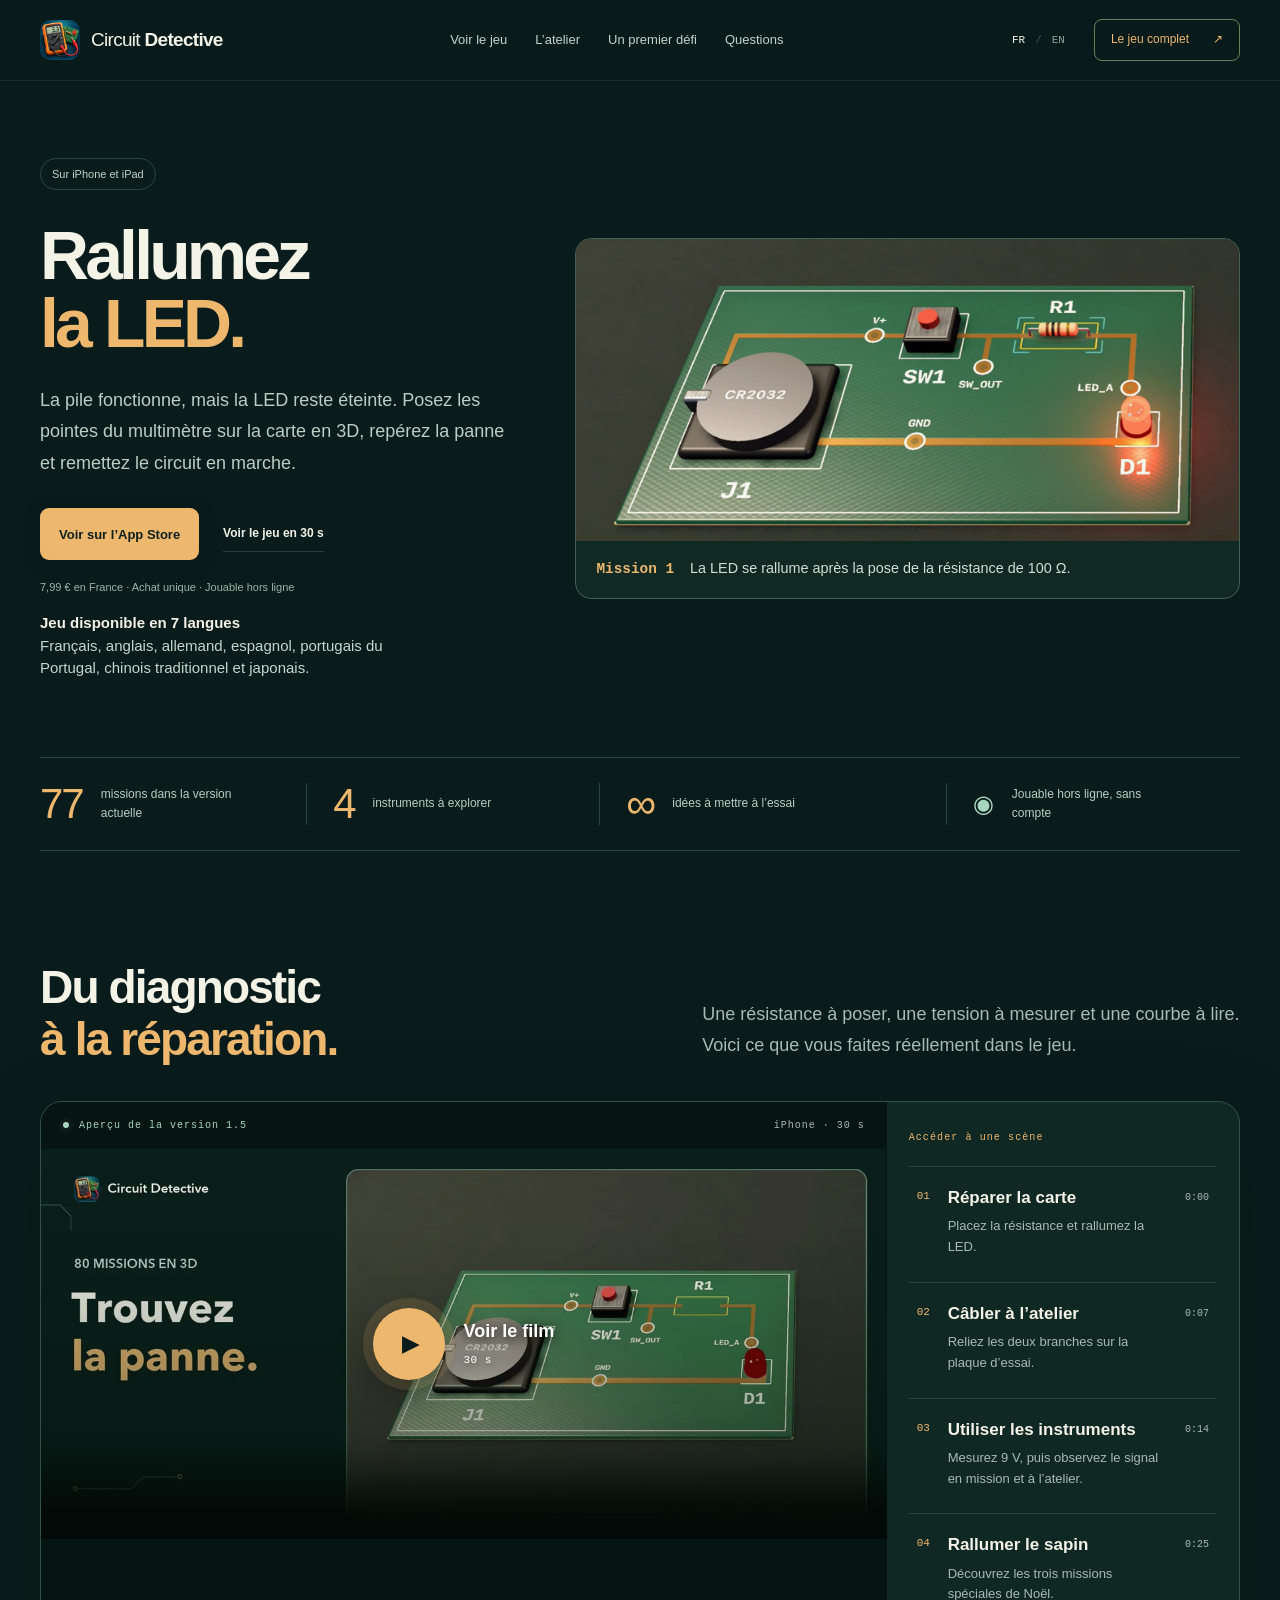
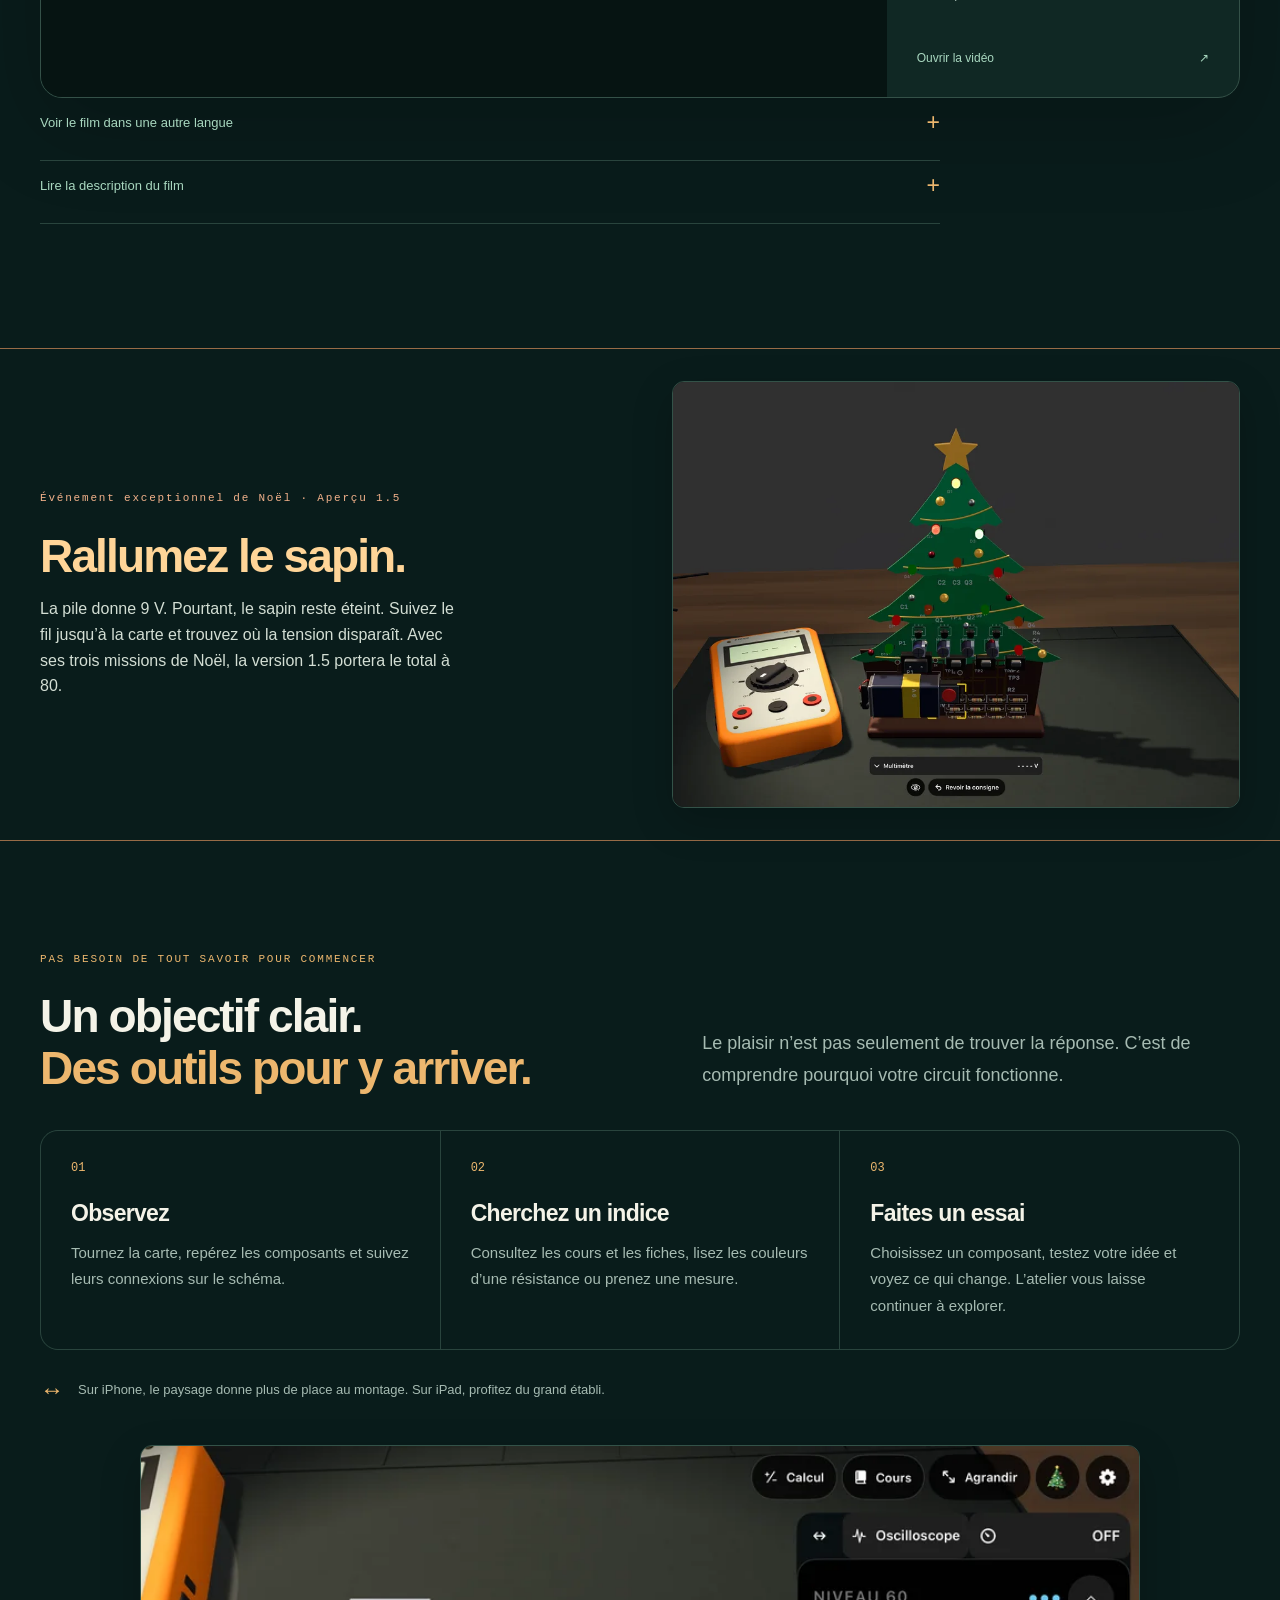
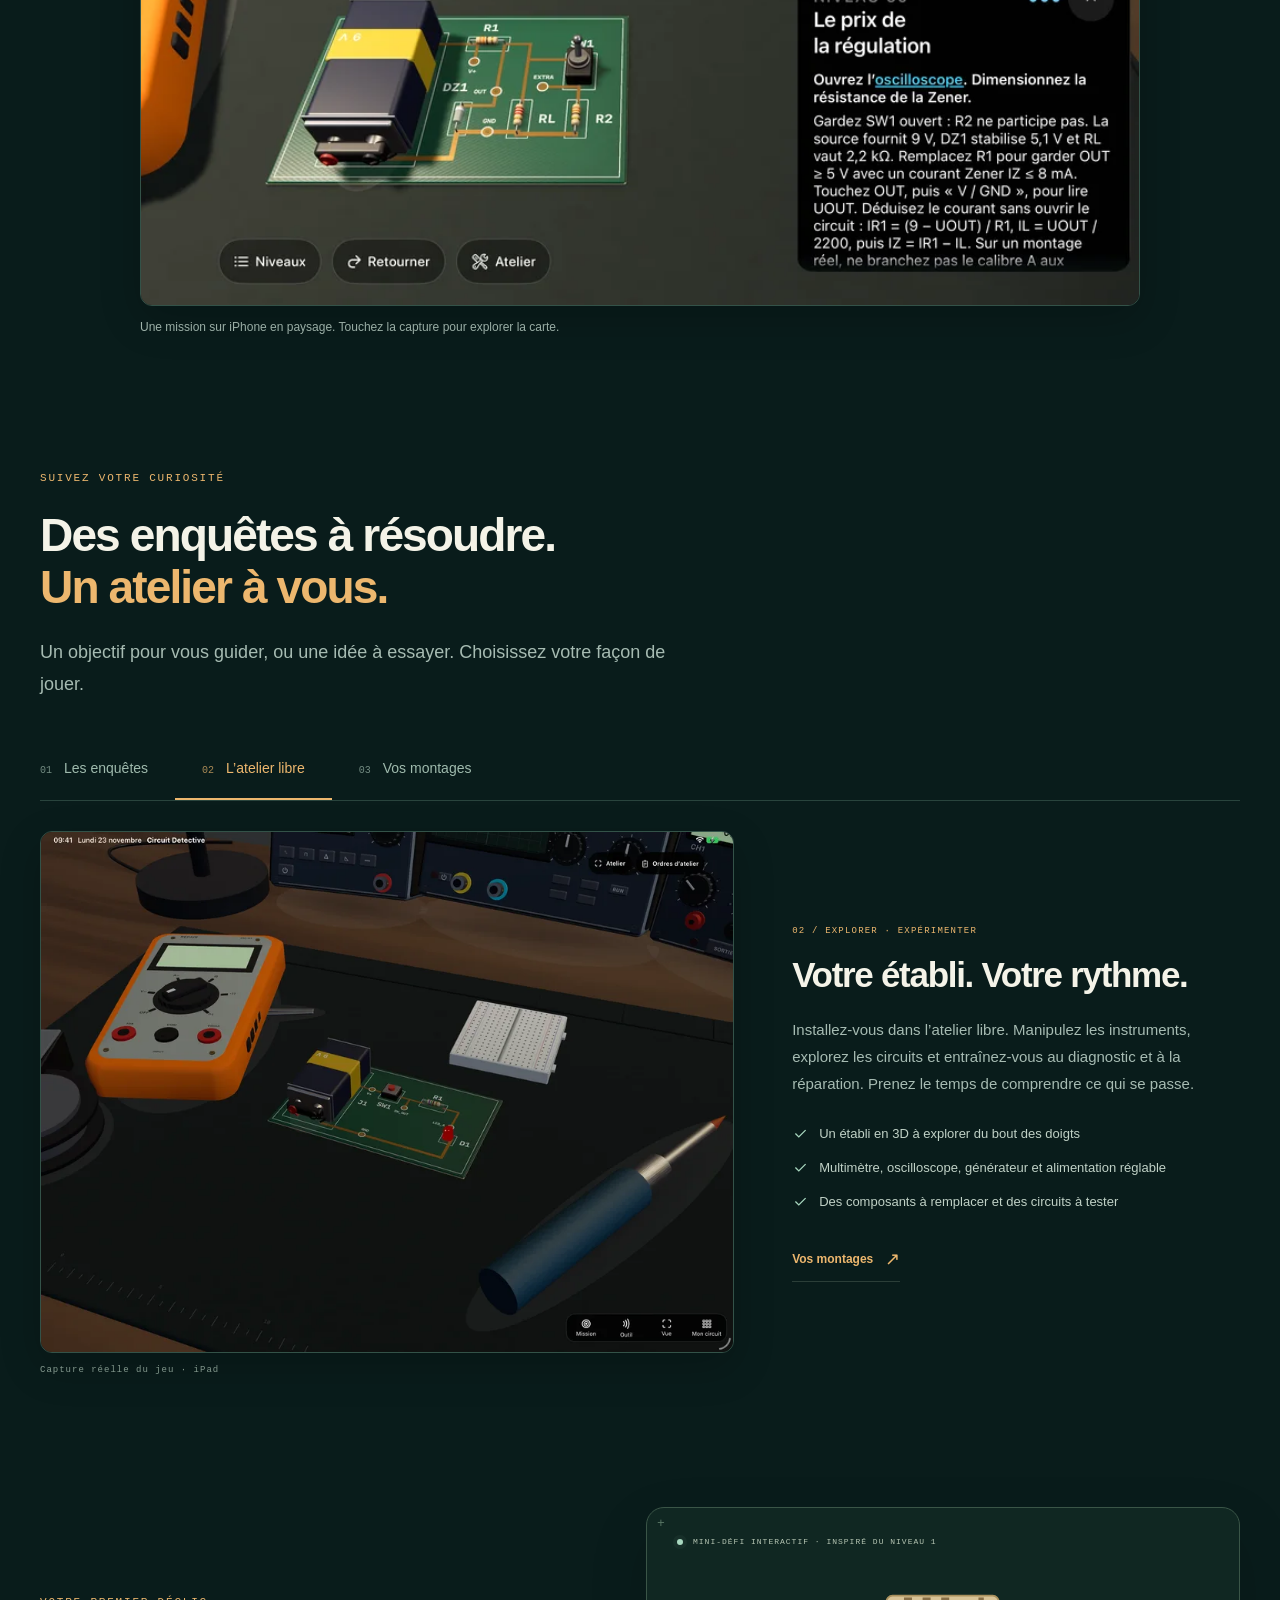
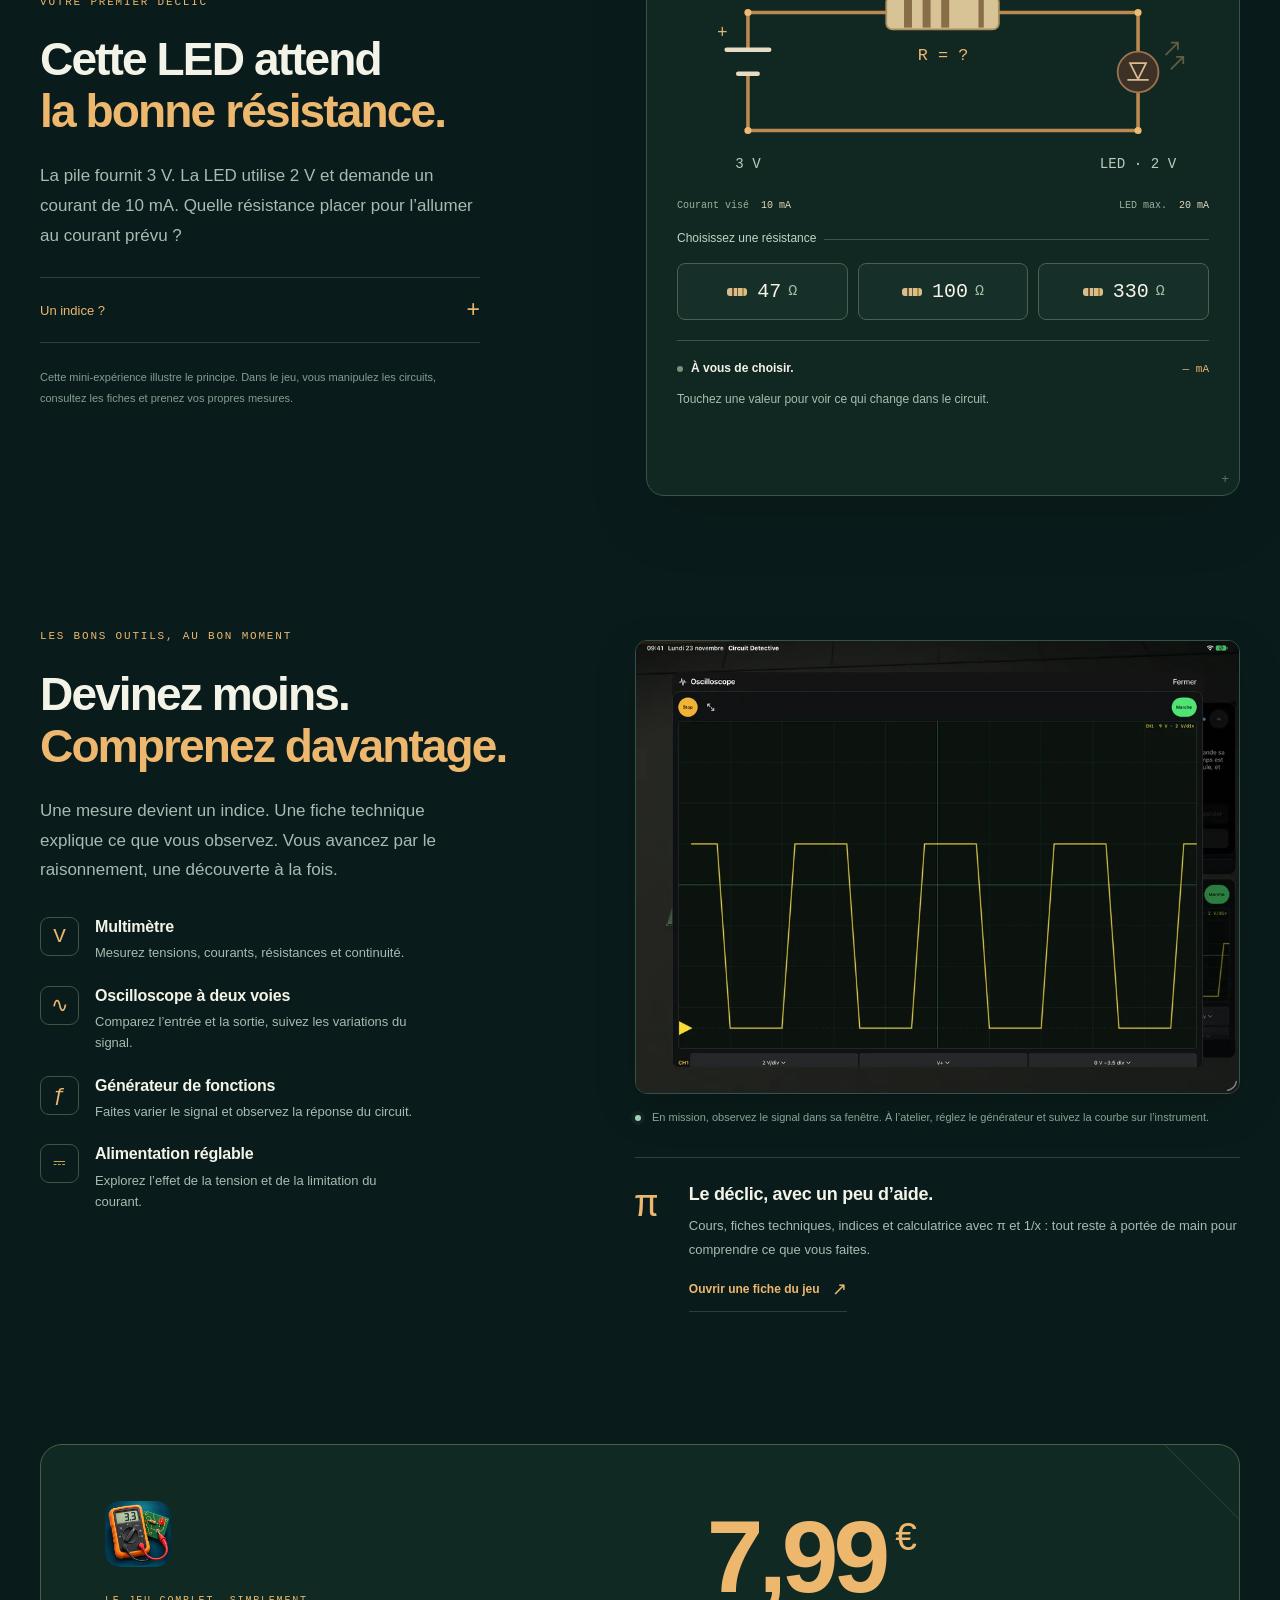
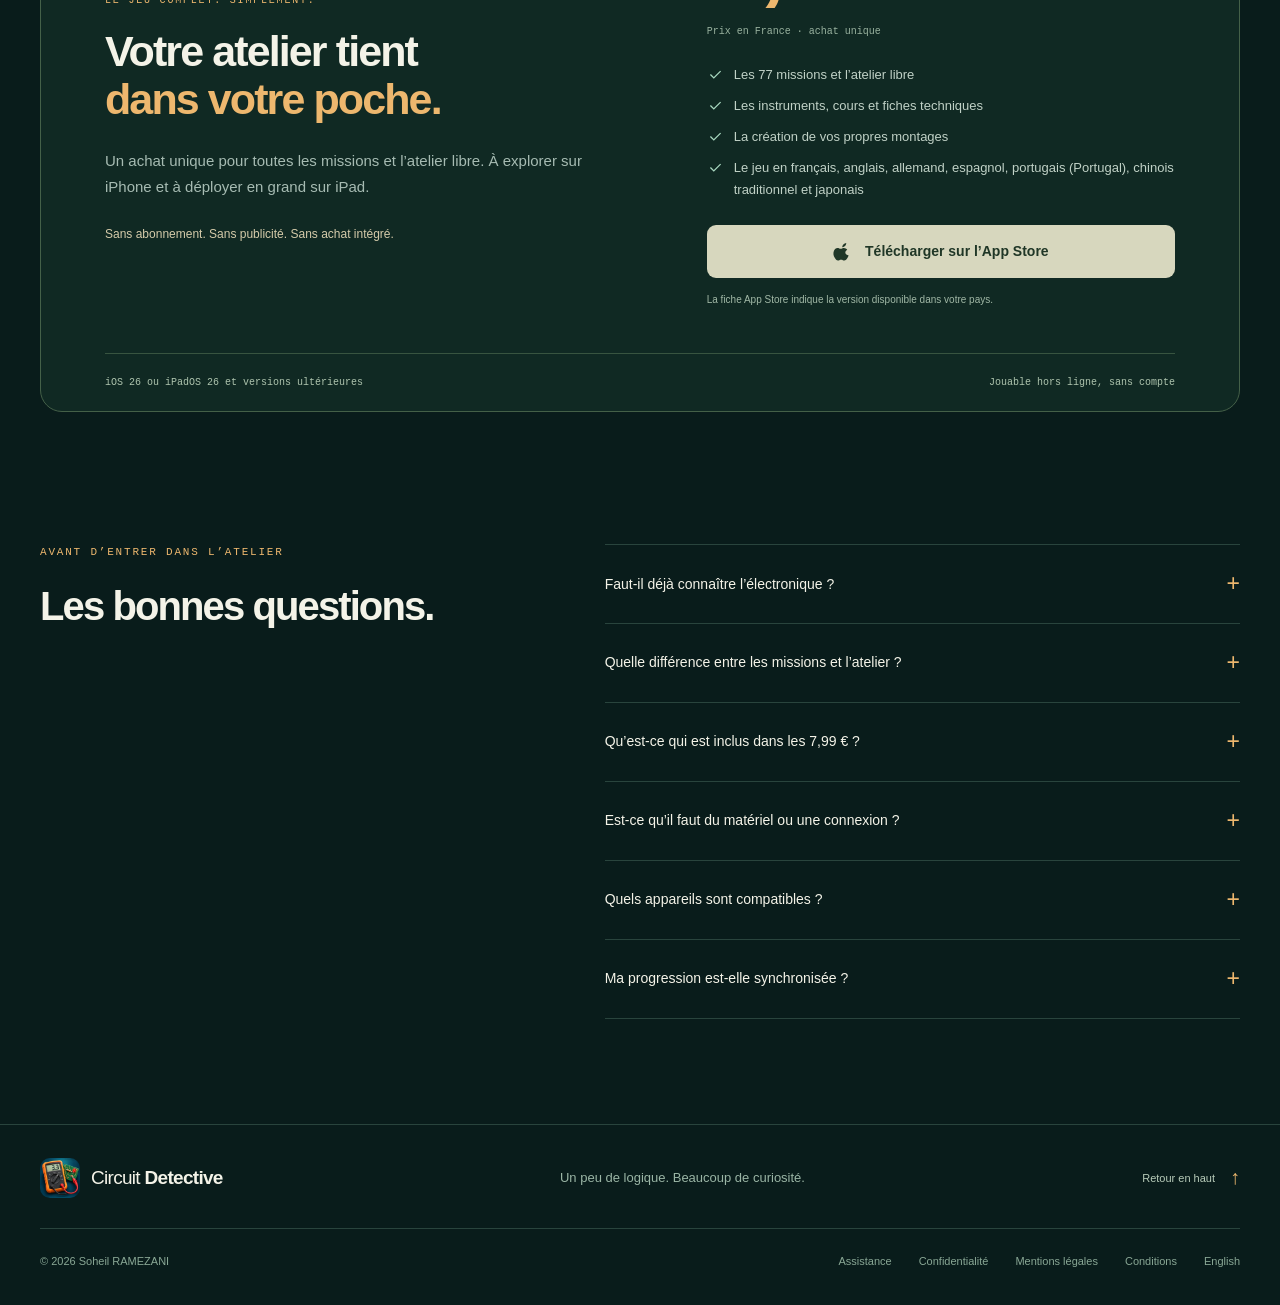
<file: index.html>
<!doctype html>
<html lang="fr"><head><meta charset="utf-8"><meta name="viewport" content="width=device-width, initial-scale=1"><meta name="theme-color" content="#091c1b"><meta name="description" content="Un jeu d’électronique pour iPhone et iPad. Mesurez la tension, trouvez la panne et réparez le circuit. Découvrez aussi les trois missions de Noël en aperçu."><meta property="og:title" content="Circuit Detective — Le jeu d’électronique qui éveille votre curiosité"><meta property="og:description" content="Un jeu d’électronique pour iPhone et iPad. Mesurez la tension, trouvez la panne et réparez le circuit. Découvrez aussi les trois missions de Noël en aperçu."><meta property="og:type" content="website"><link rel="canonical" href="https://xerxex52.github.io/Circuit-Detective/"><meta property="og:url" content="https://xerxex52.github.io/Circuit-Detective/"><meta property="og:image" content="https://xerxex52.github.io/Circuit-Detective/assets/fr-gameplay-poster.webp?rev=1.5-web"><meta property="og:locale" content="fr_FR"><title>Circuit Detective — Le jeu d’électronique qui éveille votre curiosité</title><link rel="alternate" hreflang="fr" href="index.html"><link rel="alternate" hreflang="en" href="en/index.html"><link rel="icon" href="assets/favicon.png"><link rel="stylesheet" href="style.css?rev=1.5-web"><script src="site.js" defer></script></head>
<body id="top"><noscript><style>.tab-bar,.film-chapters{display:none}.showcase-panel[hidden]{display:grid!important}.showcase-panel{margin-top:44px}.resistor-picker,.demo-feedback,.demo-reset{display:none}</style></noscript><a class="skip" href="#main">Aller au contenu</a>
<header class="site-header"><div class="nav-shell"><a class="brand" href="#top"><img src="assets/icon.webp" alt="" width="40" height="40"><span>Circuit <b>Detective</b></span></a><nav id="navigation" aria-label="Navigation principale"><a href="#film">Voir le jeu</a><a href="#atelier">L’atelier</a><a href="#defi">Un premier défi</a><a href="#faq">Questions</a></nav><div class="header-actions"><div class="languages" aria-label="Choisir la langue"><a href="index.html" lang="fr" hreflang="fr" aria-current="page">FR</a><span>/</span><a href="en/index.html" lang="en" hreflang="en" >EN</a></div><a class="nav-cta" href="#inclus">Le jeu complet<span aria-hidden="true">↗</span></a><button class="menu-toggle" aria-label="Ouvrir le menu" aria-expanded="false" aria-controls="navigation"><span></span><span></span></button></div></div></header>
<main id="main">
<section class="hero section-shell"><div class="hero-copy"><p class="availability">Sur iPhone et iPad</p><h1>Rallumez<br><em>la LED.</em></h1><p class="lead">La pile fonctionne, mais la LED reste éteinte. Posez les pointes du multimètre sur la carte en 3D, repérez la panne et remettez le circuit en marche.</p><div class="hero-actions"><a class="button primary" href="https://apps.apple.com/fr/app/circuit-detective/id6813993713">Voir sur l’App Store</a><a class="text-link" href="#film">Voir le jeu en 30 s</a></div><p class="price-note">7,99 € en France · Achat unique · Jouable hors ligne</p><p class="game-languages"><strong>Jeu disponible en 7 langues</strong><br>Français, anglais, allemand, espagnol, portugais du Portugal, chinois traditionnel et japonais.</p></div><figure class="repair-visual"><a href="#film" aria-label="Voir le jeu en 30 s"><img src="assets/led-circuit.webp" width="1632" height="744" fetchpriority="high" alt="La LED se rallume après la pose de la résistance de 100 Ω."></a><figcaption><strong>Mission 1</strong> La LED se rallume après la pose de la résistance de 100 Ω.</figcaption></figure></section>
<div class="section-shell"><div class="stat-strip"><div><strong>77</strong><span>missions dans la version actuelle</span></div><div><strong>4</strong><span>instruments à explorer</span></div><div><strong>∞</strong><span>idées à mettre à l’essai</span></div><div class="stat-promise"><span class="tiny-icon" aria-hidden="true">◉</span><span>Jouable hors ligne, sans compte</span></div></div></div>
<section class="film-section section-shell section-space" id="film" aria-labelledby="film-title"><div class="film-heading"><div><h2 id="film-title">Du diagnostic<br><em>à la réparation.</em></h2></div><p class="section-intro">Une résistance à poser, une tension à mesurer et une courbe à lire. Voici ce que vous faites réellement dans le jeu.</p></div><div class="film-stage"><div class="film-screen"><div class="film-topline"><span><i class="signal-dot" aria-hidden="true"></i>Aperçu de la version 1.5</span><span>iPhone · 30 s</span></div><div class="video-frame"><video id="gameplay" controls playsinline preload="none" poster="assets/fr-gameplay-poster.webp?rev=1.5-web" width="1280" height="590" aria-label="Voir le film"><source src="assets/fr-gameplay.mp4" type="video/mp4"><track kind="captions" src="assets/fr-gameplay.vtt" srclang="fr" label="Descriptions en français"><p><a href="assets/fr-gameplay.mp4">Ouvrir la vidéo</a></p></video><button class="film-play" type="button" aria-label="Voir le film" hidden><span class="play-disc" aria-hidden="true">▶</span><span>Voir le film<small>30 s</small></span></button></div></div><div class="film-chapters"><p class="eyebrow">Accéder à une scène</p><button class="film-chapter" data-seek="0.00" type="button"><span class="chapter-index">01</span><span><strong>Réparer la carte</strong><span>Placez la résistance et rallumez la LED.</span></span><span class="chapter-time">0:00</span></button><button class="film-chapter" data-seek="7.50" type="button"><span class="chapter-index">02</span><span><strong>Câbler à l’atelier</strong><span>Reliez les deux branches sur la plaque d’essai.</span></span><span class="chapter-time">0:07</span></button><button class="film-chapter" data-seek="14.50" type="button"><span class="chapter-index">03</span><span><strong>Utiliser les instruments</strong><span>Mesurez 9 V, puis observez le signal en mission et à l’atelier.</span></span><span class="chapter-time">0:14</span></button><button class="film-chapter" data-seek="25.00" type="button"><span class="chapter-index">04</span><span><strong>Rallumer le sapin</strong><span>Découvrez les trois missions spéciales de Noël.</span></span><span class="chapter-time">0:25</span></button><a class="film-download" href="assets/fr-gameplay.mp4">Ouvrir la vidéo<span aria-hidden="true">↗</span></a></div></div><details class="film-transcript"><summary>Voir le film dans une autre langue<span aria-hidden="true">+</span></summary><nav class="film-locales" aria-label="Choisir la langue"><a lang="en" hreflang="en" href="assets/en-gameplay.mp4">English</a><a lang="de" hreflang="de" href="assets/de-gameplay.mp4">Deutsch</a><a lang="es" hreflang="es" href="assets/es-gameplay.mp4">Español</a><a lang="pt-PT" hreflang="pt-PT" href="assets/pt-PT-gameplay.mp4">Português (Portugal)</a><a lang="ja" hreflang="ja" href="assets/ja-gameplay.mp4">日本語</a><a lang="zh-Hant" hreflang="zh-Hant" href="assets/zh-Hant-gameplay.mp4">繁體中文</a></nav></details><details class="film-transcript"><summary>Lire la description du film<span aria-hidden="true">+</span></summary><div><p>Une résistance de 100 Ω se met en place. La LED s’allume. Dans l’atelier, deux LED s’éclairent sur la plaque d’essai.</p><p>Le multimètre affiche 9 V. En mission, le signal apparaît dans la fenêtre de l’oscilloscope. À l’atelier, le générateur passe de 1 à 2 Hz et les oscillations se resserrent.</p><p>En fin de vidéo, les lumières du sapin clignotent. La version 1.5 ajoute trois missions de Noël.</p></div></details></section>
<section class="season section-shell" id="noel"><div><p class="eyebrow">Événement exceptionnel de Noël · Aperçu 1.5</p><h2>Rallumez le sapin.</h2><p>La pile donne 9 V. Pourtant, le sapin reste éteint. Suivez le fil jusqu’à la carte et trouvez où la tension disparaît. Avec ses trois missions de Noël, la version 1.5 portera le total à 80.</p></div><button class="screenshot " type="button" data-lightbox="assets/fr-tree-1600.webp?rev=1.5-web" data-caption="Le sapin électronique avec sa pile, ses LED et le multimètre." aria-label="Agrandir la capture"><img src="assets/fr-tree-1600.webp?rev=1.5-web" srcset="assets/fr-tree-900.webp?rev=1.5-web 900w, assets/fr-tree-1600.webp?rev=1.5-web 1600w" sizes="(max-width: 760px) calc(100vw - 40px), (max-width: 1100px) 85vw, 760px" width="1600" height="1200" alt="Le sapin électronique avec sa pile, ses LED et le multimètre." loading="lazy" decoding="async" ><span class="zoom-mark" aria-hidden="true">↗</span></button></section>
<section class="first-steps section-shell section-space"><div class="film-heading"><div><p class="eyebrow">PAS BESOIN DE TOUT SAVOIR POUR COMMENCER</p><h2>Un objectif clair.<br><em>Des outils pour y arriver.</em></h2></div><p class="section-intro">Le plaisir n’est pas seulement de trouver la réponse. C’est de comprendre pourquoi votre circuit fonctionne.</p></div><div class="steps-grid"><article><span class="step-number" aria-hidden="true">01</span><h3>Observez</h3><p>Tournez la carte, repérez les composants et suivez leurs connexions sur le schéma.</p></article><article><span class="step-number" aria-hidden="true">02</span><h3>Cherchez un indice</h3><p>Consultez les cours et les fiches, lisez les couleurs d’une résistance ou prenez une mesure.</p></article><article><span class="step-number" aria-hidden="true">03</span><h3>Faites un essai</h3><p>Choisissez un composant, testez votre idée et voyez ce qui change. L’atelier vous laisse continuer à explorer.</p></article></div><p class="device-tip"><span aria-hidden="true">↔</span>Sur iPhone, le paysage donne plus de place au montage. Sur iPad, profitez du grand établi.</p><figure class="phone-preview"><button class="screenshot " type="button" data-lightbox="assets/fr-iphone-1600.webp?rev=1.5-web" data-caption="Carte de diagnostic sur iPhone en paysage." aria-label="Agrandir la capture"><img src="assets/fr-iphone-1600.webp?rev=1.5-web" srcset="assets/fr-iphone-900.webp?rev=1.5-web 900w, assets/fr-iphone-1600.webp?rev=1.5-web 1600w" sizes="(max-width: 760px) calc(100vw - 40px), (max-width: 1100px) 85vw, 760px" width="1600" height="736" alt="Carte de diagnostic sur iPhone en paysage." loading="lazy" decoding="async" ><span class="zoom-mark" aria-hidden="true">↗</span></button><figcaption>Une mission sur iPhone en paysage. Touchez la capture pour explorer la carte.</figcaption></figure></section>
<section class="experience section-shell section-space" id="experience"><div class="section-heading"><p class="eyebrow">SUIVEZ VOTRE CURIOSITÉ</p><h2>Des enquêtes à résoudre.<br><em>Un atelier à vous.</em></h2><p class="section-intro">Un objectif pour vous guider, ou une idée à essayer. Choisissez votre façon de jouer.</p></div><div id="atelier" class="showcase"><div class="tab-bar" role="tablist" aria-label="Les modes de jeu"><button id="tab-0" role="tab" aria-selected="false" aria-controls="panel-0" tabindex="-1" data-tab="0"><span class="tab-number">01</span>Les enquêtes</button><button id="tab-1" role="tab" aria-selected="true" aria-controls="panel-1" tabindex="0" data-tab="1"><span class="tab-number">02</span>L’atelier libre</button><button id="tab-2" role="tab" aria-selected="false" aria-controls="panel-2" tabindex="-1" data-tab="2"><span class="tab-number">03</span>Vos montages</button></div><div class="showcase-panel" id="panel-0" role="tabpanel" aria-labelledby="tab-0" tabindex="0" hidden><div class="panel-photo"><button class="screenshot " type="button" data-lightbox="assets/fr-case-1600.webp?rev=1.5-web" data-caption="Une mission du jeu montrant une carte électronique à diagnostiquer." aria-label="Agrandir la capture"><img src="assets/fr-case-1600.webp?rev=1.5-web" srcset="assets/fr-case-900.webp?rev=1.5-web 900w, assets/fr-case-1600.webp?rev=1.5-web 1600w" sizes="(max-width: 760px) calc(100vw - 40px), (max-width: 1100px) 85vw, 760px" width="1600" height="1200" alt="Une mission du jeu montrant une carte électronique à diagnostiquer." loading="lazy" decoding="async" ><span class="zoom-mark" aria-hidden="true">↗</span></button><span class="photo-meta">Capture réelle du jeu · iPad</span></div><div class="panel-copy"><p class="eyebrow">01 / OBSERVER · MESURER · DÉDUIRE</p><h3>La réponse est dans le circuit.</h3><p>Une LED qui reste éteinte. Une tension inattendue. Un signal qui a changé. Examinez la carte sous tous les angles et utilisez les mesures pour départager les suspects.</p><ul class="check-list"><li><svg viewBox="0 0 20 20" aria-hidden="true"><path d="m4 10 4 4 8-8"/></svg><span>76 missions progressives et un défi de soudure facultatif</span></li><li><svg viewBox="0 0 20 20" aria-hidden="true"><path d="m4 10 4 4 8-8"/></svg><span>Des résistances et LED aux diodes, condensateurs et transistors</span></li><li><svg viewBox="0 0 20 20" aria-hidden="true"><path d="m4 10 4 4 8-8"/></svg><span>Quatre enquêtes : mesurez, identifiez la panne et vérifiez la réparation</span></li><li><svg viewBox="0 0 20 20" aria-hidden="true"><path d="m4 10 4 4 8-8"/></svg><span>Des indices quand vous avez besoin d’un coup de pouce</span></li></ul><button class="text-link" data-select-tab="2">Vos montages<span aria-hidden="true">↗</span></button></div></div><div class="showcase-panel" id="panel-1" role="tabpanel" aria-labelledby="tab-1" tabindex="0" ><div class="panel-photo"><button class="screenshot " type="button" data-lightbox="assets/fr-workshop-1600.webp?rev=1.5-web" data-caption="Atelier 3D avec multimètre, plaque d’essai, circuit, oscilloscope et fer à souder." aria-label="Agrandir la capture"><img src="assets/fr-workshop-1600.webp?rev=1.5-web" srcset="assets/fr-workshop-900.webp?rev=1.5-web 900w, assets/fr-workshop-1600.webp?rev=1.5-web 1600w" sizes="(max-width: 760px) calc(100vw - 40px), (max-width: 1100px) 85vw, 760px" width="1600" height="1200" alt="Atelier 3D avec multimètre, plaque d’essai, circuit, oscilloscope et fer à souder." loading="lazy" decoding="async" ><span class="zoom-mark" aria-hidden="true">↗</span></button><span class="photo-meta">Capture réelle du jeu · iPad</span></div><div class="panel-copy"><p class="eyebrow">02 / EXPLORER · EXPÉRIMENTER</p><h3>Votre établi. Votre rythme.</h3><p>Installez-vous dans l’atelier libre. Manipulez les instruments, explorez les circuits et entraînez-vous au diagnostic et à la réparation. Prenez le temps de comprendre ce qui se passe.</p><ul class="check-list"><li><svg viewBox="0 0 20 20" aria-hidden="true"><path d="m4 10 4 4 8-8"/></svg><span>Un établi en 3D à explorer du bout des doigts</span></li><li><svg viewBox="0 0 20 20" aria-hidden="true"><path d="m4 10 4 4 8-8"/></svg><span>Multimètre, oscilloscope, générateur et alimentation réglable</span></li><li><svg viewBox="0 0 20 20" aria-hidden="true"><path d="m4 10 4 4 8-8"/></svg><span>Des composants à remplacer et des circuits à tester</span></li></ul><button class="text-link" data-select-tab="2">Vos montages<span aria-hidden="true">↗</span></button></div></div><div class="showcase-panel" id="panel-2" role="tabpanel" aria-labelledby="tab-2" tabindex="0" hidden><div class="panel-photo"><button class="screenshot " type="button" data-lightbox="assets/fr-breadboard-1600.webp?rev=1.5-web" data-caption="Plaque d’essai virtuelle avec deux branches, deux résistances et deux LED allumées." aria-label="Agrandir la capture"><img src="assets/fr-breadboard-1600.webp?rev=1.5-web" srcset="assets/fr-breadboard-900.webp?rev=1.5-web 900w, assets/fr-breadboard-1600.webp?rev=1.5-web 1600w" sizes="(max-width: 760px) calc(100vw - 40px), (max-width: 1100px) 85vw, 760px" width="1600" height="1200" alt="Plaque d’essai virtuelle avec deux branches, deux résistances et deux LED allumées." loading="lazy" decoding="async" ><span class="zoom-mark" aria-hidden="true">↗</span></button><span class="photo-meta">Capture réelle du jeu · iPad</span></div><div class="panel-copy"><p class="eyebrow">03 / IMAGINER · CONSTRUIRE · TESTER</p><h3>Et si ce circuit était le vôtre ?</h3><p>Placez les composants sur la plaque d’essai, reliez les fils, puis mettez sous tension. Modifiez votre montage et observez comment son comportement évolue.</p><ul class="check-list"><li><svg viewBox="0 0 20 20" aria-hidden="true"><path d="m4 10 4 4 8-8"/></svg><span>Trois projets guidés et des exemples modifiables pour démarrer</span></li><li><svg viewBox="0 0 20 20" aria-hidden="true"><path d="m4 10 4 4 8-8"/></svg><span>Fils, résistances, LED, diodes, condensateurs et interrupteurs</span></li><li><svg viewBox="0 0 20 20" aria-hidden="true"><path d="m4 10 4 4 8-8"/></svg><span>Vos montages conservés sur votre appareil</span></li></ul><a class="text-link" href="#atelier">Voir le jeu en 30 s<span aria-hidden="true">↓</span></a></div></div></div></section>
<section class="demo-section section-shell section-space" id="defi"><div class="demo-copy"><p class="eyebrow">VOTRE PREMIER DÉCLIC</p><h2>Cette LED attend<br><em>la bonne résistance.</em></h2><p class="section-intro">La pile fournit 3 V. La LED utilise 2 V et demande un courant de 10 mA. Quelle résistance placer pour l’allumer au courant prévu ?</p><details class="hint"><summary>Un indice ?<span aria-hidden="true">+</span></summary><p>Il reste 1 V aux bornes de la résistance : 3 V − 2 V. Avec la loi d’Ohm, R = U ÷ I. Pensez à convertir 10 mA en 0,01 A.</p></details><p class="demo-note">Cette mini-expérience illustre le principe. Dans le jeu, vous manipulez les circuits, consultez les fiches et prenez vos propres mesures.</p></div><div class="demo-card"><noscript><p>Activez JavaScript pour essayer ce mini-défi interactif.</p></noscript><div class="demo-card-top"><span class="signal-dot"></span>MINI-DÉFI INTERACTIF · INSPIRÉ DU NIVEAU 1</div><svg id="demo-circuit" viewBox="0 0 600 255" role="img" aria-labelledby="circuit-title circuit-description"><title id="circuit-title">Circuit en série : pile, résistance et LED</title><desc id="circuit-description">Pile de 3 V, LED de 2 V, courant visé de 10 mA. Choisissez la résistance avec les boutons sous le schéma.</desc><path class="copper" d="M80 99V57h156m127 0h157v133H80v-64"/><path class="battery-plate" d="M56 99h48m-35 27h22"/><text x="80" y="232" text-anchor="middle">3 V</text><text class="symbol-label" x="45" y="86">+</text><rect class="resistor-body" x="236" y="38" width="127" height="38" rx="7"/><rect class="resistor-band" x="256" y="40" width="9" height="34"/><rect class="resistor-band" x="277" y="40" width="9" height="34"/><rect class="resistor-band" x="298" y="40" width="9" height="34"/><rect class="resistor-band" x="340" y="40" width="6" height="34"/><text id="resistor-value" x="300" y="111" text-anchor="middle">R = ?</text><circle id="led-halo" cx="520" cy="124" r="45"/><circle id="demo-led" cx="520" cy="124" r="23"/><path class="led-mark" transform="rotate(90 520 124)" d="m510 115 18 9-18 9zM529 112v24"/><path class="light-arrow" d="m551 105 14-14m-8 0h8v8m-8 22 14-14m-8 0h8v8"/><text x="520" y="232" text-anchor="middle">LED · 2 V</text><circle class="junction" cx="80" cy="57" r="4"/><circle class="junction" cx="80" cy="190" r="4"/><circle class="junction" cx="520" cy="57" r="4"/><circle class="junction" cx="520" cy="190" r="4"/></svg><div class="demo-specs"><span>Courant visé <b>10 mA</b></span><span>LED max. <b>20 mA</b></span></div><fieldset class="resistor-picker"><legend>Choisissez une résistance</legend><div><button type="button" class="resistor-option" data-resistor="47" aria-pressed="false"><span class="mini-resistor" aria-hidden="true"></span>47 <span>Ω</span></button><button type="button" class="resistor-option" data-resistor="100" aria-pressed="false"><span class="mini-resistor" aria-hidden="true"></span>100 <span>Ω</span></button><button type="button" class="resistor-option" data-resistor="330" aria-pressed="false"><span class="mini-resistor" aria-hidden="true"></span>330 <span>Ω</span></button></div></fieldset><div class="demo-feedback" aria-live="polite" aria-atomic="true"><div class="feedback-heading"><span class="feedback-dot"></span><strong id="feedback-title">À vous de choisir.</strong><output id="current-output">— mA</output></div><p id="feedback-text">Touchez une valeur pour voir ce qui change dans le circuit.</p><p id="demo-formula" hidden></p></div><button class="demo-reset text-link" type="button" hidden>Recommencer<span aria-hidden="true">↻</span></button></div></section>
<section class="tools-section section-shell section-space" id="outils"><div class="tools-copy"><p class="eyebrow">LES BONS OUTILS, AU BON MOMENT</p><h2>Devinez moins.<br><em>Comprenez davantage.</em></h2><p class="section-intro">Une mesure devient un indice. Une fiche technique explique ce que vous observez. Vous avancez par le raisonnement, une découverte à la fois.</p><div class="tool-list"><div><span class="tool-symbol" aria-hidden="true">V</span><div><h3>Multimètre</h3><p>Mesurez tensions, courants, résistances et continuité.</p></div></div><div><span class="tool-symbol" aria-hidden="true">∿</span><div><h3>Oscilloscope à deux voies</h3><p>Comparez l’entrée et la sortie, suivez les variations du signal.</p></div></div><div><span class="tool-symbol" aria-hidden="true">ƒ</span><div><h3>Générateur de fonctions</h3><p>Faites varier le signal et observez la réponse du circuit.</p></div></div><div><span class="tool-symbol" aria-hidden="true">⎓</span><div><h3>Alimentation réglable</h3><p>Explorez l’effet de la tension et de la limitation du courant.</p></div></div></div></div><div class="tools-visual"><button class="screenshot " type="button" data-lightbox="assets/fr-scope-1600.webp?rev=1.5-web" data-caption="Oscilloscope ouvert dans une mission, avec un signal carré à l’écran." aria-label="Agrandir la capture"><img src="assets/fr-scope-1600.webp?rev=1.5-web" srcset="assets/fr-scope-900.webp?rev=1.5-web 900w, assets/fr-scope-1600.webp?rev=1.5-web 1600w" sizes="(max-width: 760px) calc(100vw - 40px), (max-width: 1100px) 85vw, 760px" width="1600" height="1200" alt="Oscilloscope ouvert dans une mission, avec un signal carré à l’écran." loading="lazy" decoding="async" ><span class="zoom-mark" aria-hidden="true">↗</span></button><p class="image-caption"><span class="signal-dot"></span>En mission, observez le signal dans sa fenêtre. À l’atelier, réglez le générateur et suivez la courbe sur l’instrument.</p><div class="learning-card"><span class="book-icon" aria-hidden="true">π</span><div><h3>Le déclic, avec un peu d’aide.</h3><p>Cours, fiches techniques, indices et calculatrice avec π et 1/x : tout reste à portée de main pour comprendre ce que vous faites.</p><button class="text-link" type="button" data-lightbox="assets/fr-learn-1600.webp?rev=1.5-web" data-caption="Panneau d’une fiche technique à côté de la carte dans une mission.">Ouvrir une fiche du jeu<span aria-hidden="true">↗</span></button></div></div></div></section>
<section class="purchase-section section-shell section-space" id="inclus"><div class="purchase-inner"><div class="purchase-copy"><img src="assets/icon.webp" width="66" height="66" alt="" loading="lazy"><p class="eyebrow">LE JEU COMPLET. SIMPLEMENT.</p><h2>Votre atelier tient<br><em>dans votre poche.</em></h2><p class="section-intro">Un achat unique pour toutes les missions et l’atelier libre. À explorer sur iPhone et à déployer en grand sur iPad.</p><p class="purchase-promise">Sans abonnement. Sans publicité. Sans achat intégré.</p></div><div class="purchase-offer"><div class="price"><span>7,99</span><sup>€</sup></div><p class="price-detail">Prix en France · achat unique</p><ul class="check-list"><li><svg viewBox="0 0 20 20" aria-hidden="true"><path d="m4 10 4 4 8-8"/></svg><span>Les 77 missions et l’atelier libre</span></li><li><svg viewBox="0 0 20 20" aria-hidden="true"><path d="m4 10 4 4 8-8"/></svg><span>Les instruments, cours et fiches techniques</span></li><li><svg viewBox="0 0 20 20" aria-hidden="true"><path d="m4 10 4 4 8-8"/></svg><span>La création de vos propres montages</span></li><li><svg viewBox="0 0 20 20" aria-hidden="true"><path d="m4 10 4 4 8-8"/></svg><span>Le jeu en français, anglais, allemand, espagnol, portugais (Portugal), chinois traditionnel et japonais</span></li></ul><a class="store-status" href="https://apps.apple.com/fr/app/circuit-detective/id6813993713"><svg viewBox="0 0 24 24" aria-hidden="true"><path d="M15.4 4.7c.9-1 1.4-2.1 1.3-3.5-1.3.1-2.7.9-3.6 1.9-.8.8-1.5 2.1-1.4 3.4 1.5.1 2.8-.7 3.7-1.8ZM19.8 17.1c-.5 1.1-.7 1.7-1.4 2.8-1 1.6-2.5 3.6-4.2 3.6-1.5 0-1.9-1-4-1-2 0-2.4 1-3.9 1C4.6 23.5 3.2 21.7 2.2 20 .5 17.5 0 14.2 1.1 11.3 2 9 3.8 7.6 5.7 7.6c1.7 0 2.7 1 4.1 1 1.3 0 2.1-1 4-1 1.6 0 3.2.9 4.2 2.2-3.7 2-3.1 6.1 1.8 7.3Z"/></svg><span>Télécharger sur l’App Store</span></a><p class="release-note">La fiche App Store indique la version disponible dans votre pays.</p></div><div class="compatibility"><span>iOS 26 ou iPadOS 26 et versions ultérieures</span><span>Jouable hors ligne, sans compte</span></div></div></section>
<section class="faq-section section-shell section-space" id="faq"><div><p class="eyebrow">AVANT D’ENTRER DANS L’ATELIER</p><h2>Les bonnes questions.</h2></div><div class="faq-list"><details><summary>Faut-il déjà connaître l’électronique ?<span aria-hidden="true">+</span></summary><p>La progression commence avec les résistances, les LED et les premières mesures. Les cours, fiches et indices vous accompagnent. Les missions suivantes demandent progressivement davantage de raisonnement et de calcul.</p></details><details><summary>Quelle différence entre les missions et l’atelier ?<span aria-hidden="true">+</span></summary><p>Les missions proposent un objectif précis et se débloquent en progressant. L’atelier libre vous permet d’explorer les outils, de vous entraîner et de construire vos propres montages sur une plaque d’essai virtuelle.</p></details><details><summary>Qu’est-ce qui est inclus dans les 7,99 € ?<span aria-hidden="true">+</span></summary><p>Le jeu complet : les 77 missions, l’atelier, les instruments, les cours, les fiches techniques et la calculatrice. Aucun achat intégré ni abonnement ne vient débloquer ces fonctions. Le prix indiqué est celui de la France ; consultez l’App Store pour le prix dans votre région.</p></details><details><summary>Est-ce qu’il faut du matériel ou une connexion ?<span aria-hidden="true">+</span></summary><p>Aucun matériel électronique réel n’est nécessaire. Après téléchargement, le jeu fonctionne hors ligne et sans création de compte. Il s’agit d’une simulation pédagogique : les composants et les mesures sont modélisés pour l’apprentissage.</p></details><details><summary>Quels appareils sont compatibles ?<span aria-hidden="true">+</span></summary><p>Circuit Detective est conçu pour iPhone et iPad avec iOS 26 ou iPadOS 26 au minimum. L’interface du jeu est disponible en français, anglais, allemand, espagnol, portugais (Portugal), chinois traditionnel et japonais.</p></details><details><summary>Ma progression est-elle synchronisée ?<span aria-hidden="true">+</span></summary><p>La progression, les réglages et les montages sont enregistrés localement. Il n’y a pas de synchronisation de progression entre appareils. Contactez l’assistance avant de supprimer l’application si vous rencontrez un problème.</p></details></div></section>
</main><footer class="section-shell"><div class="footer-top"><a class="brand" href="#top"><img src="assets/icon.webp" width="40" height="40" alt=""><span>Circuit <b>Detective</b></span></a><p>Un peu de logique. Beaucoup de curiosité.</p><a class="back-top" href="#top">Retour en haut<span aria-hidden="true">↑</span></a></div><div class="footer-bottom"><span>© 2026 Soheil RAMEZANI</span><div><a href="support.html">Assistance</a><a href="privacy.html">Confidentialité</a><a href="legal.html">Mentions légales</a><a href="terms.html">Conditions</a><a href="en/index.html" lang="en">English</a></div></div><details class="legal" id="support"><summary>Assistance<span aria-hidden="true">+</span></summary><div><p>Une question ou un problème ? Indiquez votre appareil, la version du système, celle du jeu et la mission concernée. Les captures peuvent nous aider ; évitez d’y inclure des informations personnelles.</p><a href="mailto:sramezani52@gmail.com?subject=Circuit%20Detective">sramezani52@gmail.com</a><p>La progression est enregistrée localement. Contactez l’assistance avant de supprimer l’application pour éviter de perdre vos données.</p></div></details><details class="legal" id="confidentialite"><summary>Confidentialité<span aria-hidden="true">+</span></summary><div><p class="eyebrow">Mise à jour le 20 septembre 2026</p><h2>Politique de confidentialité</h2><p>Éditeur : Soheil RAMEZANI.</p><p>Circuit Detective ne collecte ni ne transmet de données personnelles. Le jeu fonctionne hors ligne, sans compte, publicité, suivi publicitaire ni service d’analyse tiers.</p><p>Votre progression, vos réglages et vos montages sont enregistrés sur votre appareil. Ils ne sont pas envoyés à l’éditeur. Ils peuvent être inclus dans les sauvegardes de votre appareil gérées par Apple, selon vos réglages.</p><p>La suppression de l’application efface ses données locales. Une sauvegarde de l’appareil peut en conserver une copie. Circuit Detective ne propose pas de synchronisation de la progression entre appareils.</p><p>Apple gère le paiement, le téléchargement et, selon vos choix, les diagnostics système et TestFlight, conformément à ses propres règles de confidentialité.</p><p>Si vous contactez l’assistance par e-mail, votre adresse et les informations que vous envoyez servent uniquement à traiter votre demande. Elles ne sont ni vendues ni utilisées à des fins publicitaires.</p><p>Questions relatives à la confidentialité : <a href="mailto:sramezani52@gmail.com">sramezani52@gmail.com</a>.</p><p>Ce site est hébergé par GitHub Pages. GitHub peut traiter des données de connexion selon sa propre politique de confidentialité. Ce site n’ajoute ni outil de mesure d’audience, ni traceur publicitaire. <a href="https://docs.github.com/en/site-policy/privacy-policies/github-general-privacy-statement">GitHub Privacy Statement</a>.</p></div></details></footer>
<dialog id="lightbox" aria-label="Capture du jeu agrandie"><button class="lightbox-close" aria-label="Fermer" autofocus>×</button><figure><img alt=""><figcaption></figcaption></figure></dialog>
<script id="video-captions" type="application/json">"WEBVTT\n\n00:00:00.000 --> 00:00:07.500\nLa résistance de 100 Ω se met en place. La LED s’allume.\n\n00:00:07.500 --> 00:00:14.500\nDeux branches sont câblées sur la plaque d’essai.\n\n00:00:14.500 --> 00:00:17.800\nLe multimètre indique 9 V.\n\n00:00:17.800 --> 00:00:20.200\nLe signal carré apparaît dans la fenêtre de la mission.\n\n00:00:20.200 --> 00:00:25.000\nÀ l’atelier, la fréquence passe de 1 à 2 Hz.\n\n00:00:25.000 --> 00:00:29.800\nLes LED du sapin clignotent.\n"</script>
<script id="page-copy" type="application/json">{"lang":"fr","feedback":{"low":["Courant trop élevé.","Avec 47 Ω, le courant atteint environ 21,3 mA. La LED de cet exemple supporte au maximum 20 mA. Essayez une résistance plus grande."],"right":["Voilà, la bonne résistance !","Avec 100 Ω, le courant est de 10 mA : exactement la valeur recherchée. Vous venez d’appliquer la loi d’Ohm."],"high":["Ça s’allume, mais plus faiblement.","Avec 330 Ω, le courant est d’environ 3 mA. La LED est protégée, mais vous êtes en dessous des 10 mA visés. Essayez une valeur plus petite."]},"initialTitle":"À vous de choisir.","initialText":"Touchez une valeur pour voir ce qui change dans le circuit."}</script>
</body></html>
</file>
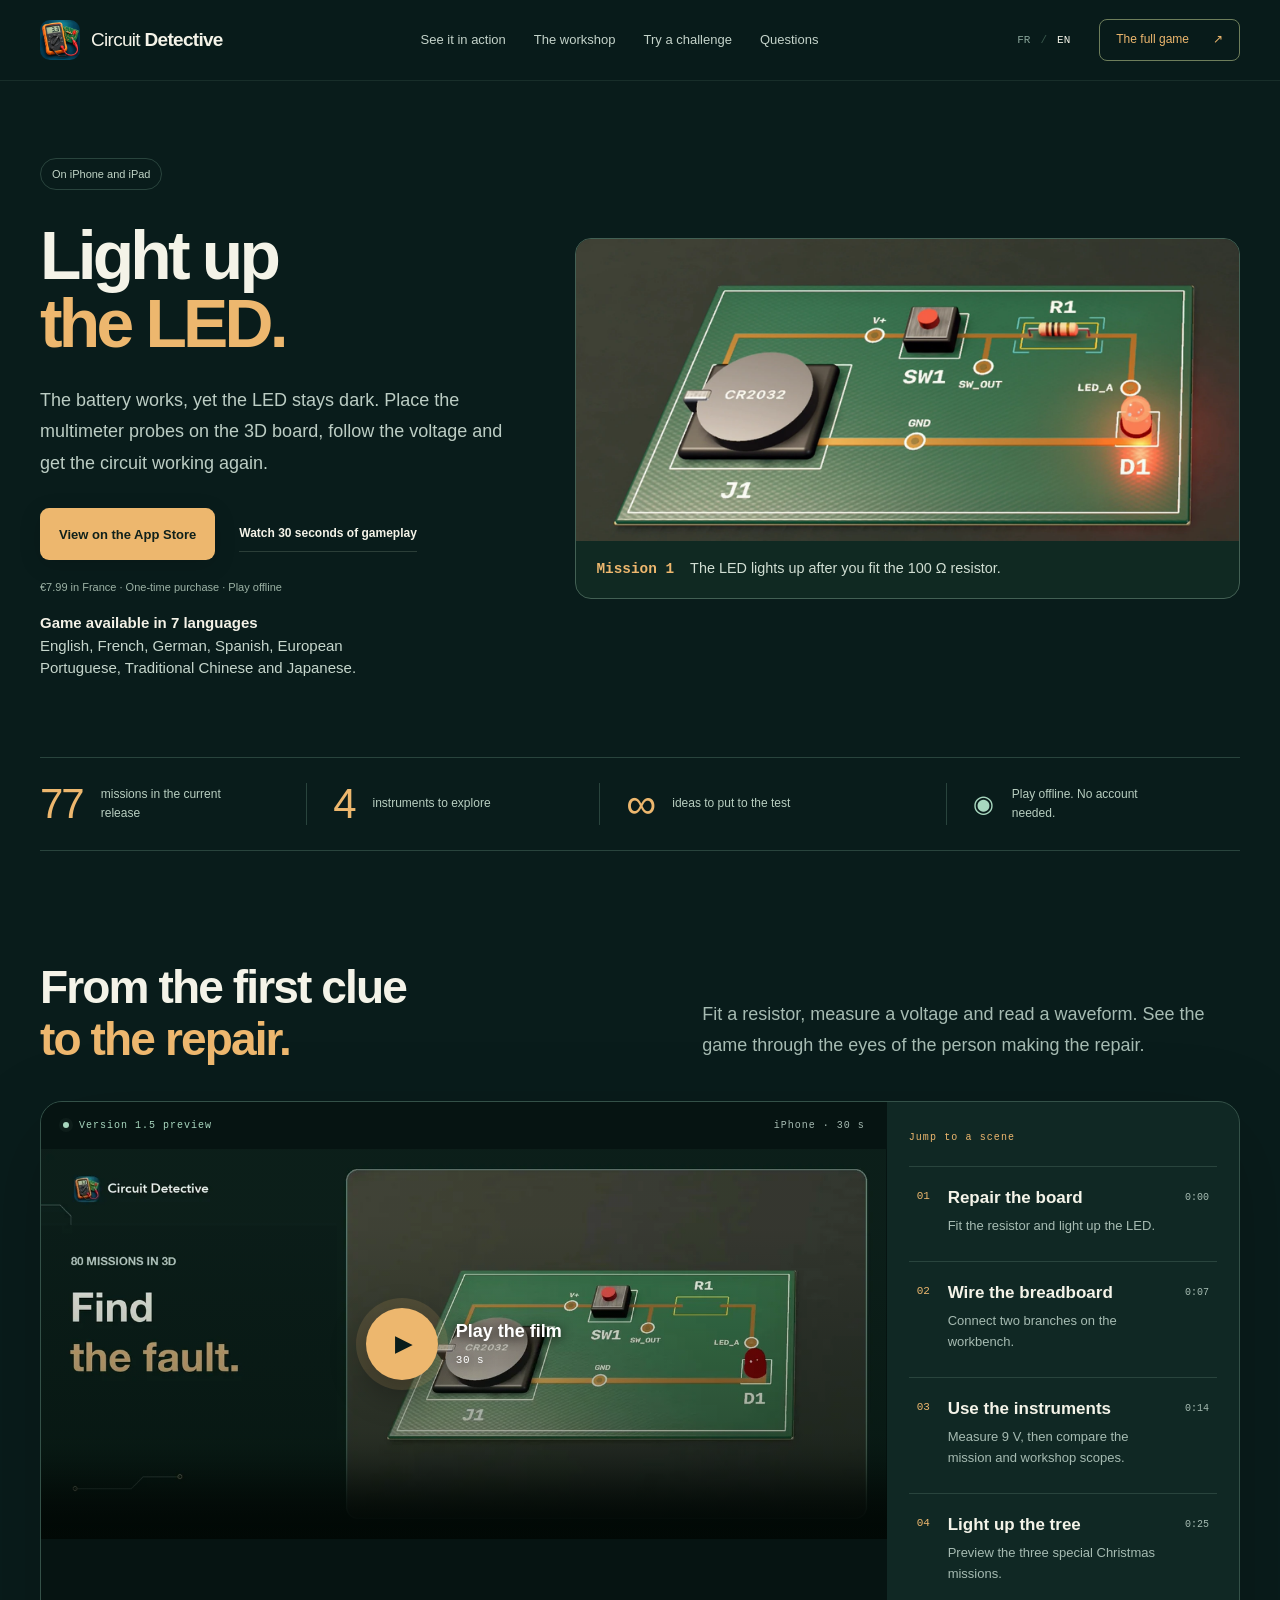
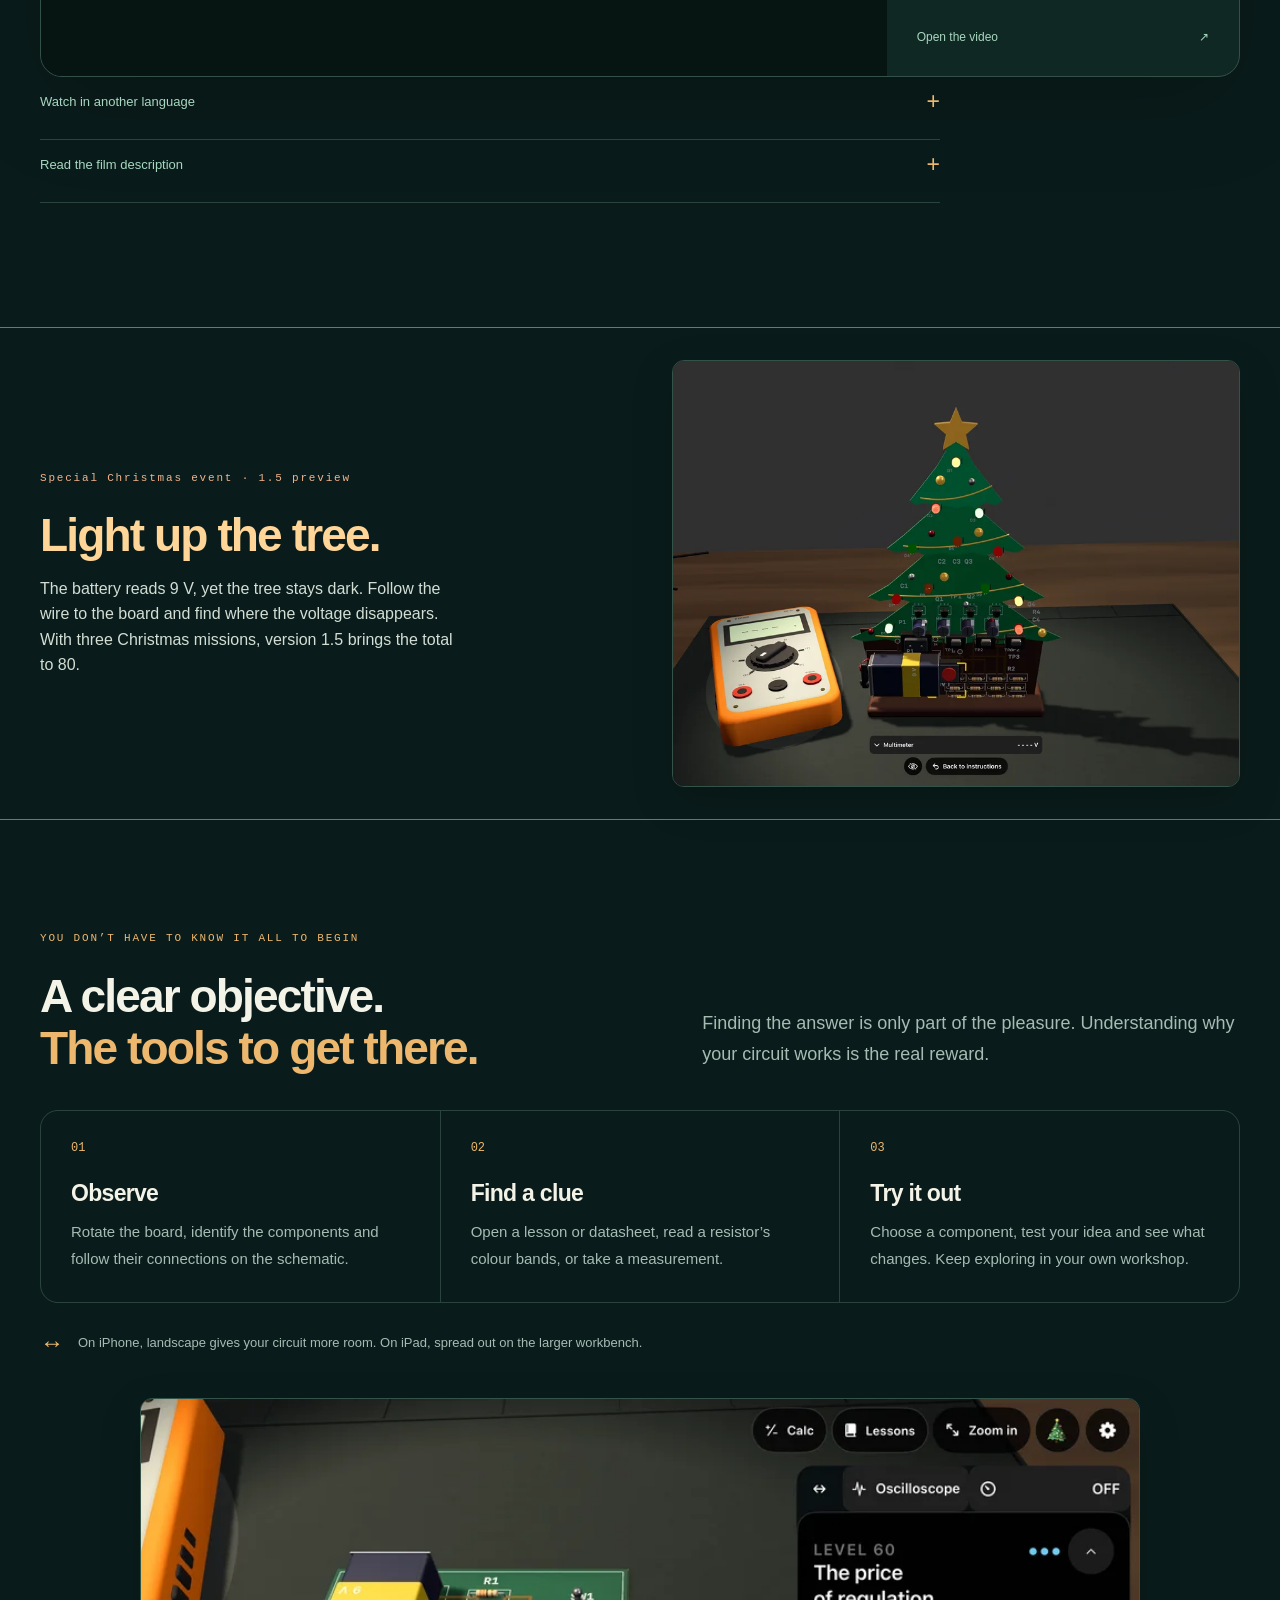
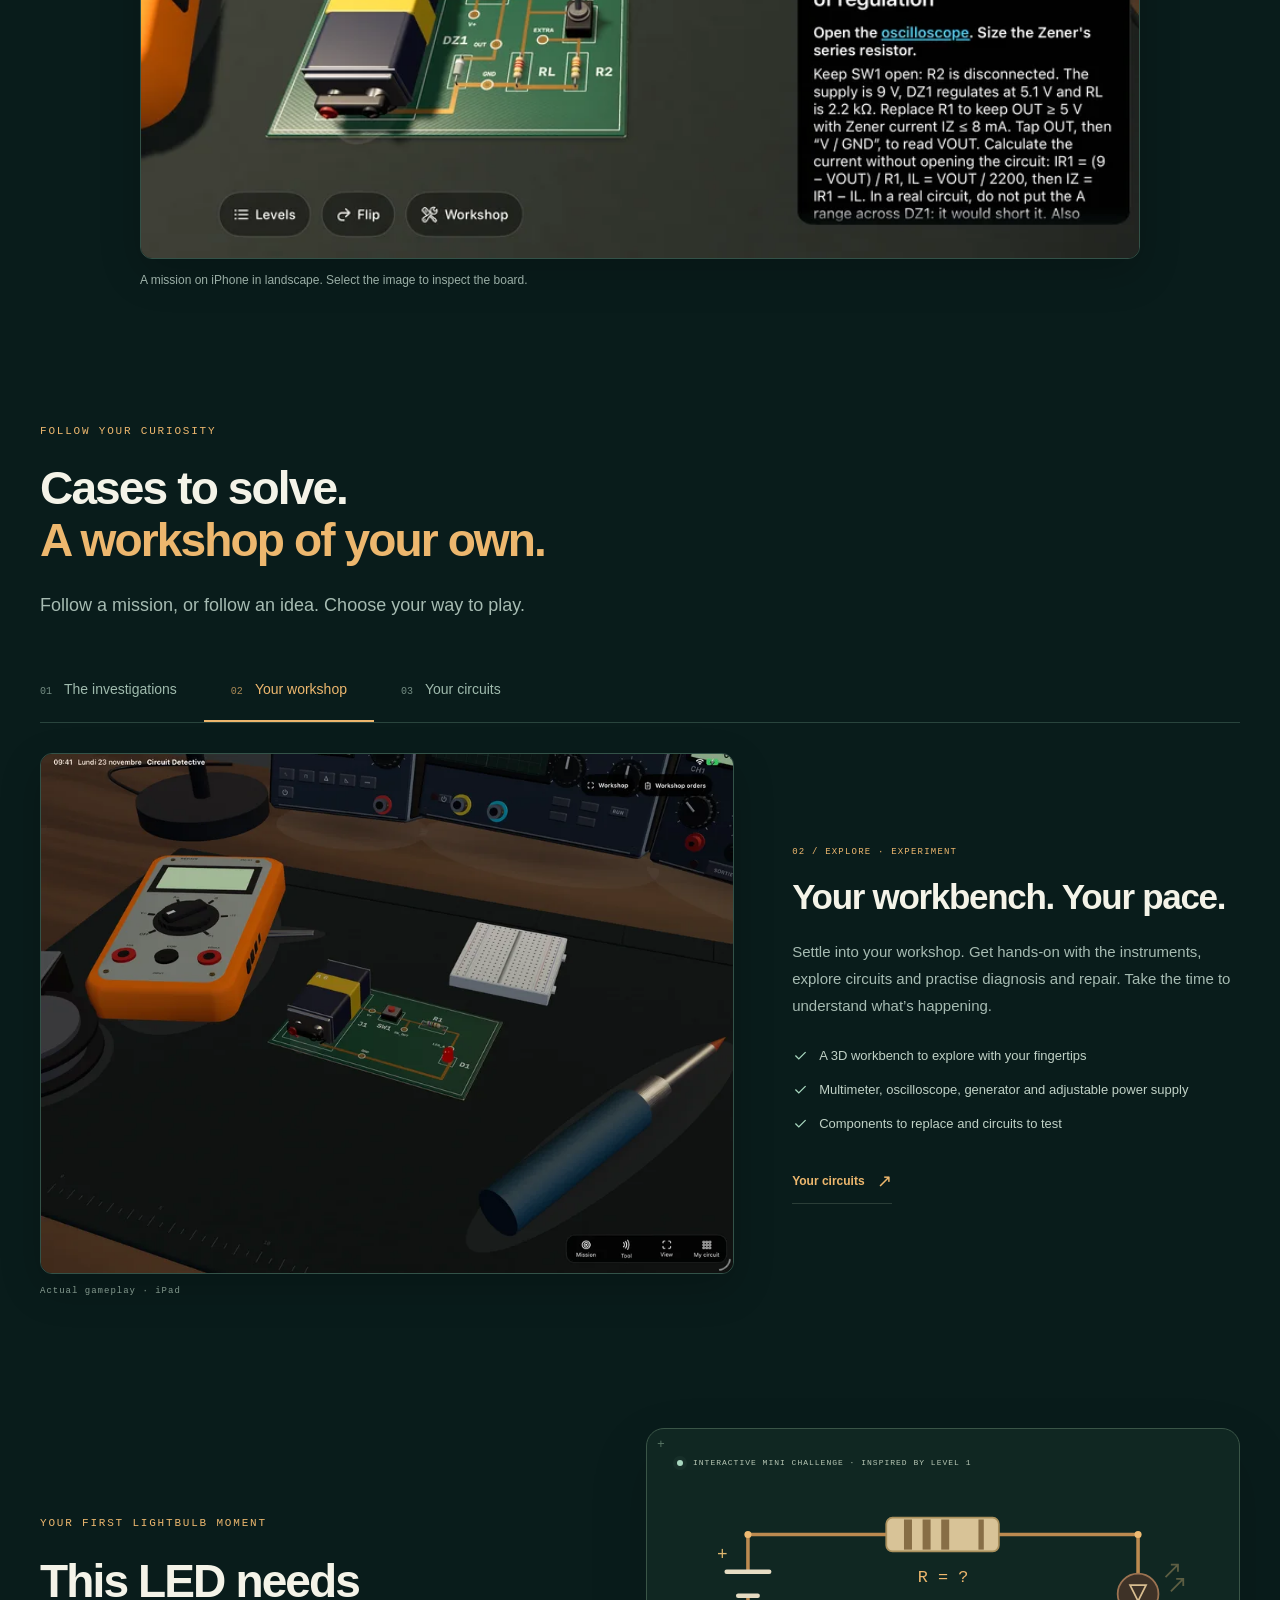
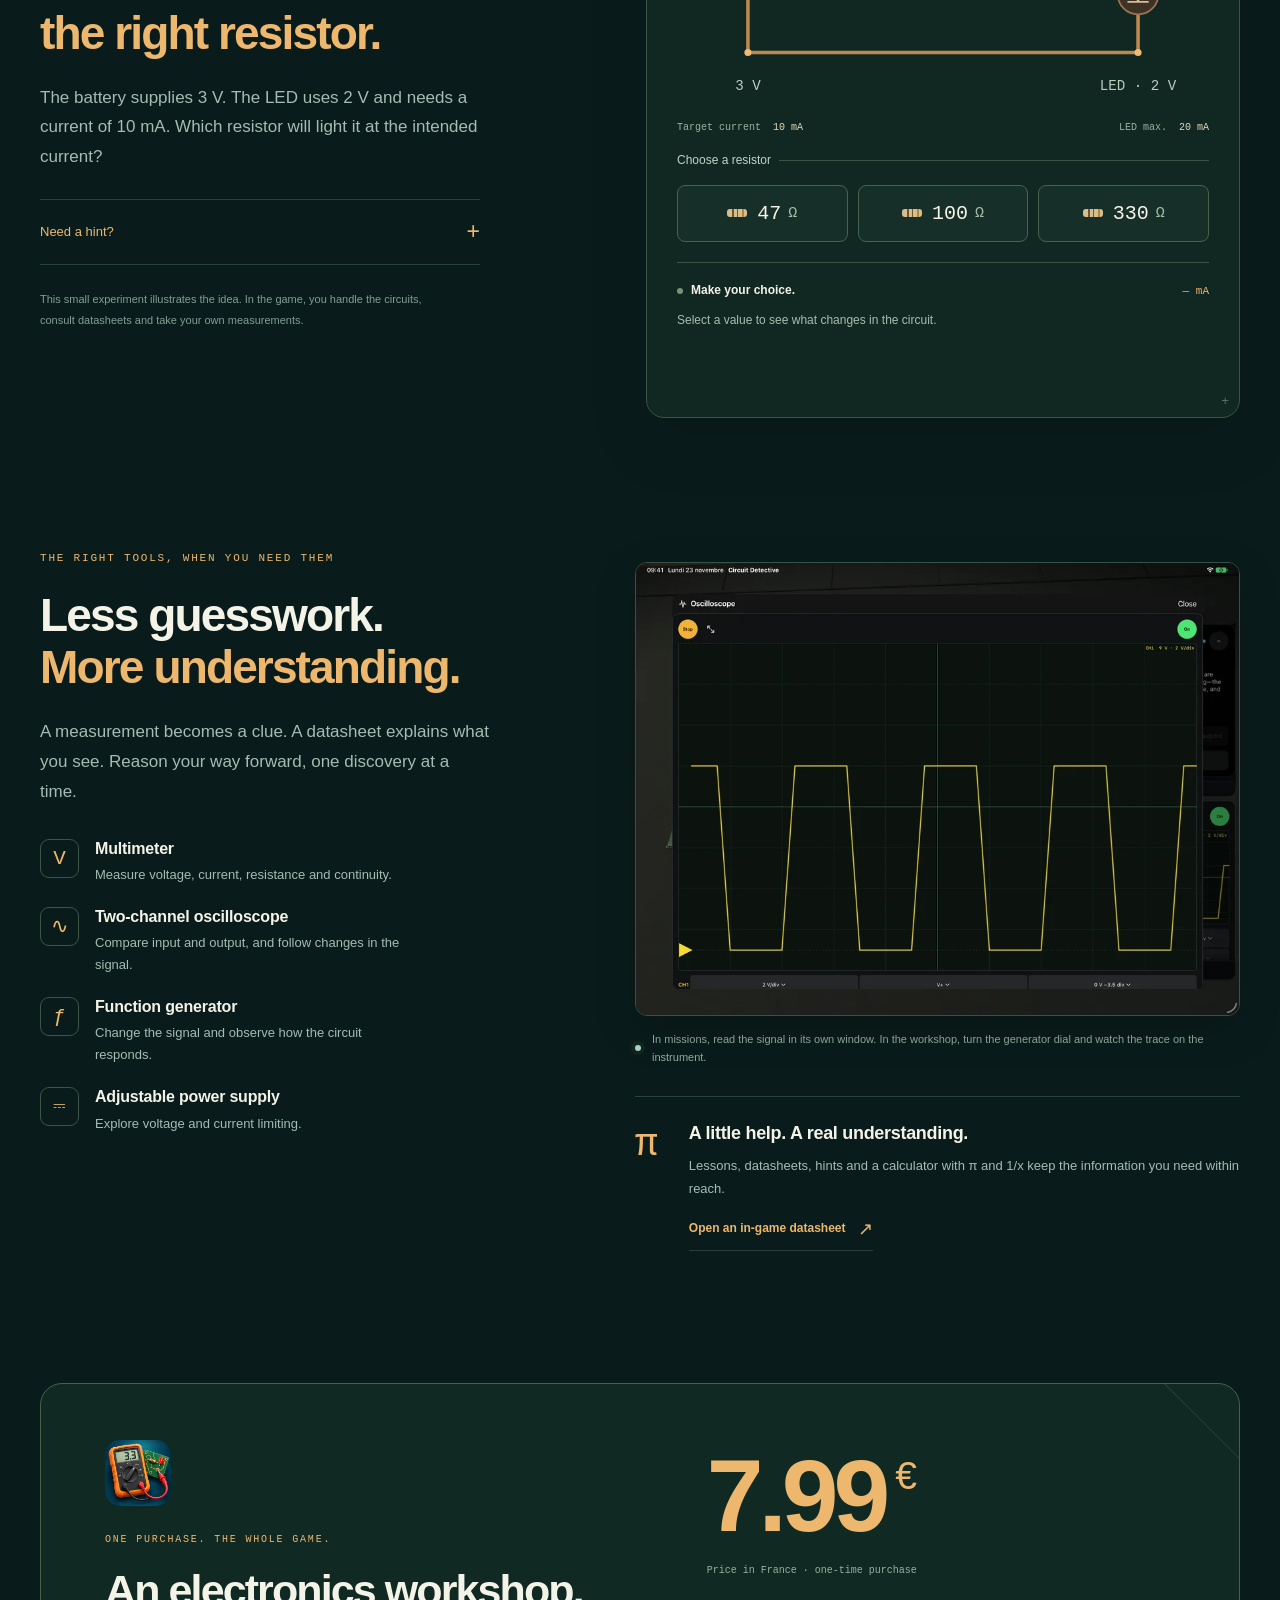
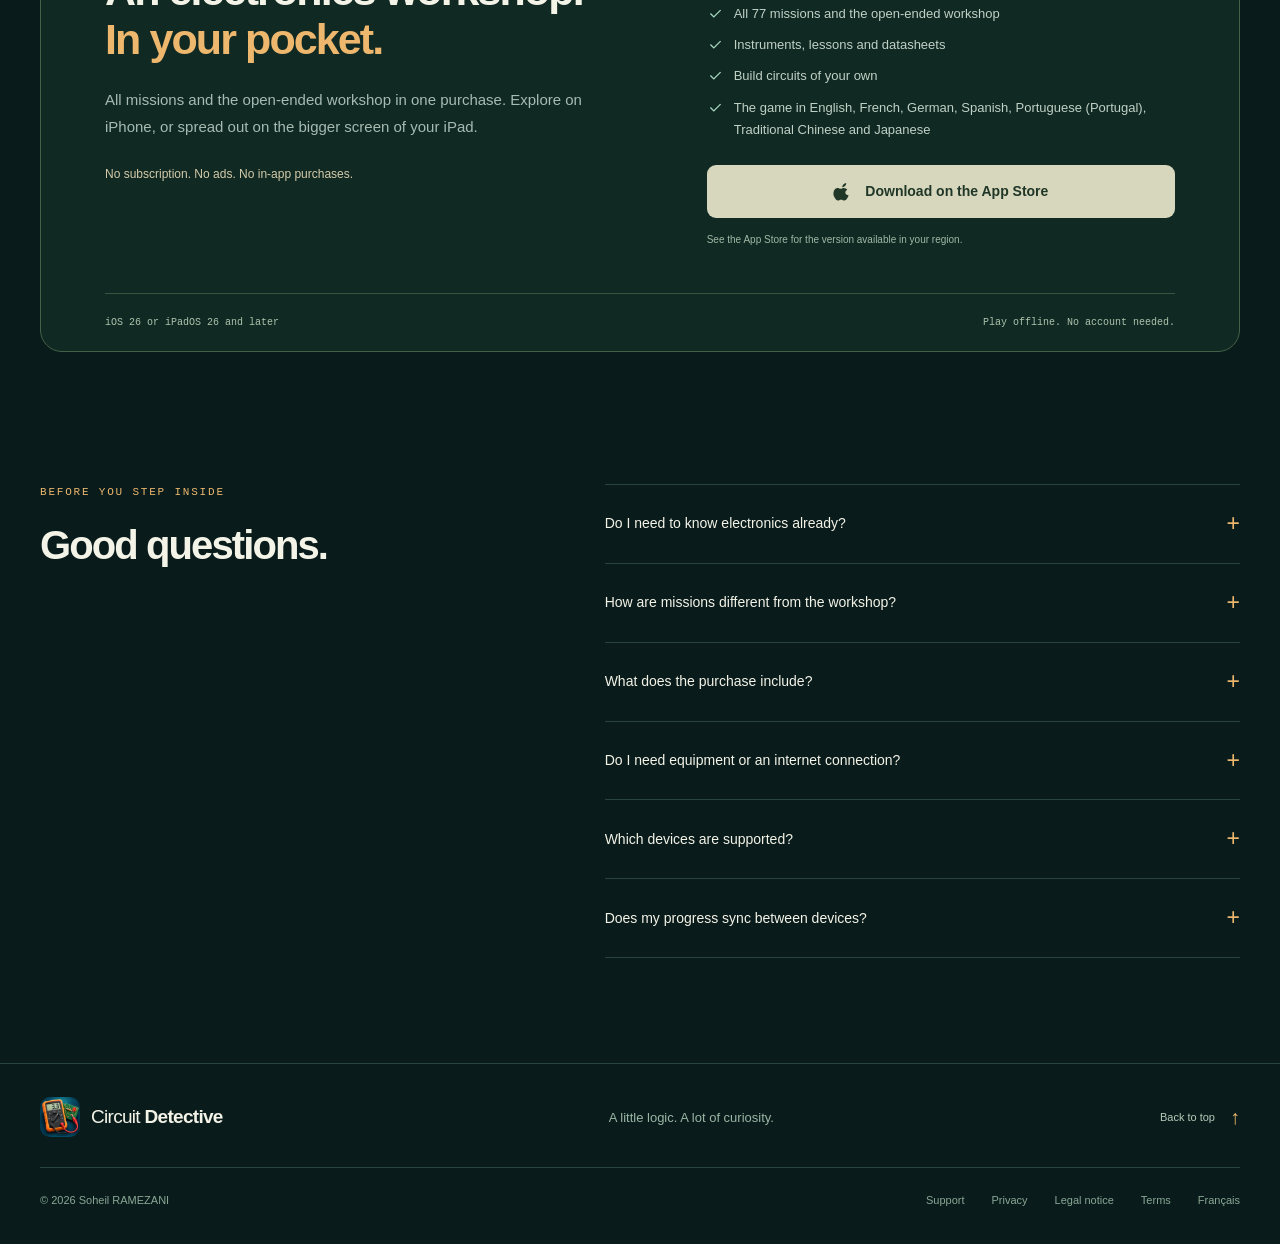
<file: en/index.html>
<!doctype html>
<html lang="en"><head><meta charset="utf-8"><meta name="viewport" content="width=device-width, initial-scale=1"><meta name="theme-color" content="#091c1b"><meta name="description" content="An electronics detective game for iPhone and iPad. Probe a circuit, trace a fault and make the repair. Preview three special Christmas missions."><meta property="og:title" content="Circuit Detective — Find the fault. Discover electronics."><meta property="og:description" content="An electronics detective game for iPhone and iPad. Probe a circuit, trace a fault and make the repair. Preview three special Christmas missions."><meta property="og:type" content="website"><link rel="canonical" href="https://xerxex52.github.io/Circuit-Detective/en/"><meta property="og:url" content="https://xerxex52.github.io/Circuit-Detective/en/"><meta property="og:image" content="https://xerxex52.github.io/Circuit-Detective/assets/en-gameplay-poster.webp?rev=1.5-web"><meta property="og:locale" content="en_US"><title>Circuit Detective — Find the fault. Discover electronics.</title><link rel="alternate" hreflang="fr" href="../index.html"><link rel="alternate" hreflang="en" href="../en/index.html"><link rel="icon" href="../assets/favicon.png"><link rel="stylesheet" href="../style.css?rev=1.5-web"><script src="../site.js" defer></script></head>
<body id="top"><noscript><style>.tab-bar,.film-chapters{display:none}.showcase-panel[hidden]{display:grid!important}.showcase-panel{margin-top:44px}.resistor-picker,.demo-feedback,.demo-reset{display:none}</style></noscript><a class="skip" href="#main">Skip to content</a>
<header class="site-header"><div class="nav-shell"><a class="brand" href="#top"><img src="../assets/icon.webp" alt="" width="40" height="40"><span>Circuit <b>Detective</b></span></a><nav id="navigation" aria-label="Main navigation"><a href="#film">See it in action</a><a href="#atelier">The workshop</a><a href="#defi">Try a challenge</a><a href="#faq">Questions</a></nav><div class="header-actions"><div class="languages" aria-label="Choose language"><a href="../index.html" lang="fr" hreflang="fr" >FR</a><span>/</span><a href="index.html" lang="en" hreflang="en" aria-current="page">EN</a></div><a class="nav-cta" href="#inclus">The full game<span aria-hidden="true">↗</span></a><button class="menu-toggle" aria-label="Open menu" aria-expanded="false" aria-controls="navigation"><span></span><span></span></button></div></div></header>
<main id="main">
<section class="hero section-shell"><div class="hero-copy"><p class="availability">On iPhone and iPad</p><h1>Light up<br><em>the LED.</em></h1><p class="lead">The battery works, yet the LED stays dark. Place the multimeter probes on the 3D board, follow the voltage and get the circuit working again.</p><div class="hero-actions"><a class="button primary" href="https://apps.apple.com/app/circuit-detective/id6813993713">View on the App Store</a><a class="text-link" href="#film">Watch 30 seconds of gameplay</a></div><p class="price-note">€7.99 in France · One-time purchase · Play offline</p><p class="game-languages"><strong>Game available in 7 languages</strong><br>English, French, German, Spanish, European Portuguese, Traditional Chinese and Japanese.</p></div><figure class="repair-visual"><a href="#film" aria-label="Watch 30 seconds of gameplay"><img src="../assets/led-circuit.webp" width="1632" height="744" fetchpriority="high" alt="The LED lights up after you fit the 100 Ω resistor."></a><figcaption><strong>Mission 1</strong> The LED lights up after you fit the 100 Ω resistor.</figcaption></figure></section>
<div class="section-shell"><div class="stat-strip"><div><strong>77</strong><span>missions in the current release</span></div><div><strong>4</strong><span>instruments to explore</span></div><div><strong>∞</strong><span>ideas to put to the test</span></div><div class="stat-promise"><span class="tiny-icon" aria-hidden="true">◉</span><span>Play offline. No account needed.</span></div></div></div>
<section class="film-section section-shell section-space" id="film" aria-labelledby="film-title"><div class="film-heading"><div><h2 id="film-title">From the first clue<br><em>to the repair.</em></h2></div><p class="section-intro">Fit a resistor, measure a voltage and read a waveform. See the game through the eyes of the person making the repair.</p></div><div class="film-stage"><div class="film-screen"><div class="film-topline"><span><i class="signal-dot" aria-hidden="true"></i>Version 1.5 preview</span><span>iPhone · 30 s</span></div><div class="video-frame"><video id="gameplay" controls playsinline preload="none" poster="../assets/en-gameplay-poster.webp?rev=1.5-web" width="1280" height="590" aria-label="Play the film"><source src="../assets/en-gameplay.mp4" type="video/mp4"><track kind="captions" src="../assets/en-gameplay.vtt" srclang="en" label="English descriptions"><p><a href="../assets/en-gameplay.mp4">Open the video</a></p></video><button class="film-play" type="button" aria-label="Play the film" hidden><span class="play-disc" aria-hidden="true">▶</span><span>Play the film<small>30 s</small></span></button></div></div><div class="film-chapters"><p class="eyebrow">Jump to a scene</p><button class="film-chapter" data-seek="0.00" type="button"><span class="chapter-index">01</span><span><strong>Repair the board</strong><span>Fit the resistor and light up the LED.</span></span><span class="chapter-time">0:00</span></button><button class="film-chapter" data-seek="7.50" type="button"><span class="chapter-index">02</span><span><strong>Wire the breadboard</strong><span>Connect two branches on the workbench.</span></span><span class="chapter-time">0:07</span></button><button class="film-chapter" data-seek="14.50" type="button"><span class="chapter-index">03</span><span><strong>Use the instruments</strong><span>Measure 9 V, then compare the mission and workshop scopes.</span></span><span class="chapter-time">0:14</span></button><button class="film-chapter" data-seek="25.00" type="button"><span class="chapter-index">04</span><span><strong>Light up the tree</strong><span>Preview the three special Christmas missions.</span></span><span class="chapter-time">0:25</span></button><a class="film-download" href="../assets/en-gameplay.mp4">Open the video<span aria-hidden="true">↗</span></a></div></div><details class="film-transcript"><summary>Watch in another language<span aria-hidden="true">+</span></summary><nav class="film-locales" aria-label="Choose language"><a lang="fr" hreflang="fr" href="../assets/fr-gameplay.mp4">Français</a><a lang="de" hreflang="de" href="../assets/de-gameplay.mp4">Deutsch</a><a lang="es" hreflang="es" href="../assets/es-gameplay.mp4">Español</a><a lang="pt-PT" hreflang="pt-PT" href="../assets/pt-PT-gameplay.mp4">Português (Portugal)</a><a lang="ja" hreflang="ja" href="../assets/ja-gameplay.mp4">日本語</a><a lang="zh-Hant" hreflang="zh-Hant" href="../assets/zh-Hant-gameplay.mp4">繁體中文</a></nav></details><details class="film-transcript"><summary>Read the film description<span aria-hidden="true">+</span></summary><div><p>A 100 Ω resistor drops into place and the LED lights up. In the workshop, two LEDs glow on the breadboard.</p><p>The multimeter reads 9 V. A mission shows the signal in an oscilloscope window. At the workbench, the generator changes from 1 to 2 Hz and the waves move closer together.</p><p>The Christmas tree lights blink in the final scene. Version 1.5 adds three Christmas missions.</p></div></details></section>
<section class="season section-shell" id="noel"><div><p class="eyebrow">Special Christmas event · 1.5 preview</p><h2>Light up the tree.</h2><p>The battery reads 9 V, yet the tree stays dark. Follow the wire to the board and find where the voltage disappears. With three Christmas missions, version 1.5 brings the total to 80.</p></div><button class="screenshot " type="button" data-lightbox="../assets/en-tree-1600.webp?rev=1.5-web" data-caption="The circuit-board tree with its battery, LEDs and multimeter." aria-label="Enlarge screenshot"><img src="../assets/en-tree-1600.webp?rev=1.5-web" srcset="../assets/en-tree-900.webp?rev=1.5-web 900w, ../assets/en-tree-1600.webp?rev=1.5-web 1600w" sizes="(max-width: 760px) calc(100vw - 40px), (max-width: 1100px) 85vw, 760px" width="1600" height="1200" alt="The circuit-board tree with its battery, LEDs and multimeter." loading="lazy" decoding="async" ><span class="zoom-mark" aria-hidden="true">↗</span></button></section>
<section class="first-steps section-shell section-space"><div class="film-heading"><div><p class="eyebrow">YOU DON’T HAVE TO KNOW IT ALL TO BEGIN</p><h2>A clear objective.<br><em>The tools to get there.</em></h2></div><p class="section-intro">Finding the answer is only part of the pleasure. Understanding why your circuit works is the real reward.</p></div><div class="steps-grid"><article><span class="step-number" aria-hidden="true">01</span><h3>Observe</h3><p>Rotate the board, identify the components and follow their connections on the schematic.</p></article><article><span class="step-number" aria-hidden="true">02</span><h3>Find a clue</h3><p>Open a lesson or datasheet, read a resistor’s colour bands, or take a measurement.</p></article><article><span class="step-number" aria-hidden="true">03</span><h3>Try it out</h3><p>Choose a component, test your idea and see what changes. Keep exploring in your own workshop.</p></article></div><p class="device-tip"><span aria-hidden="true">↔</span>On iPhone, landscape gives your circuit more room. On iPad, spread out on the larger workbench.</p><figure class="phone-preview"><button class="screenshot " type="button" data-lightbox="../assets/en-iphone-1600.webp?rev=1.5-web" data-caption="A diagnostic circuit board on iPhone in landscape." aria-label="Enlarge screenshot"><img src="../assets/en-iphone-1600.webp?rev=1.5-web" srcset="../assets/en-iphone-900.webp?rev=1.5-web 900w, ../assets/en-iphone-1600.webp?rev=1.5-web 1600w" sizes="(max-width: 760px) calc(100vw - 40px), (max-width: 1100px) 85vw, 760px" width="1600" height="736" alt="A diagnostic circuit board on iPhone in landscape." loading="lazy" decoding="async" ><span class="zoom-mark" aria-hidden="true">↗</span></button><figcaption>A mission on iPhone in landscape. Select the image to inspect the board.</figcaption></figure></section>
<section class="experience section-shell section-space" id="experience"><div class="section-heading"><p class="eyebrow">FOLLOW YOUR CURIOSITY</p><h2>Cases to solve.<br><em>A workshop of your own.</em></h2><p class="section-intro">Follow a mission, or follow an idea. Choose your way to play.</p></div><div id="atelier" class="showcase"><div class="tab-bar" role="tablist" aria-label="Game modes"><button id="tab-0" role="tab" aria-selected="false" aria-controls="panel-0" tabindex="-1" data-tab="0"><span class="tab-number">01</span>The investigations</button><button id="tab-1" role="tab" aria-selected="true" aria-controls="panel-1" tabindex="0" data-tab="1"><span class="tab-number">02</span>Your workshop</button><button id="tab-2" role="tab" aria-selected="false" aria-controls="panel-2" tabindex="-1" data-tab="2"><span class="tab-number">03</span>Your circuits</button></div><div class="showcase-panel" id="panel-0" role="tabpanel" aria-labelledby="tab-0" tabindex="0" hidden><div class="panel-photo"><button class="screenshot " type="button" data-lightbox="../assets/en-case-1600.webp?rev=1.5-web" data-caption="A diagnostic mission with a circuit board to investigate." aria-label="Enlarge screenshot"><img src="../assets/en-case-1600.webp?rev=1.5-web" srcset="../assets/en-case-900.webp?rev=1.5-web 900w, ../assets/en-case-1600.webp?rev=1.5-web 1600w" sizes="(max-width: 760px) calc(100vw - 40px), (max-width: 1100px) 85vw, 760px" width="1600" height="1200" alt="A diagnostic mission with a circuit board to investigate." loading="lazy" decoding="async" ><span class="zoom-mark" aria-hidden="true">↗</span></button><span class="photo-meta">Actual gameplay · iPad</span></div><div class="panel-copy"><p class="eyebrow">01 / OBSERVE · MEASURE · DEDUCE</p><h3>The answer is in the circuit.</h3><p>An LED that won’t light. An unexpected voltage. A signal that has changed. Examine the board from every angle and use measurements to narrow down the suspects.</p><ul class="check-list"><li><svg viewBox="0 0 20 20" aria-hidden="true"><path d="m4 10 4 4 8-8"/></svg><span>76 progressive missions and an optional soldering challenge</span></li><li><svg viewBox="0 0 20 20" aria-hidden="true"><path d="m4 10 4 4 8-8"/></svg><span>From resistors and LEDs to diodes, capacitors and transistors</span></li><li><svg viewBox="0 0 20 20" aria-hidden="true"><path d="m4 10 4 4 8-8"/></svg><span>Four investigations: measure, identify the fault and verify the repair</span></li><li><svg viewBox="0 0 20 20" aria-hidden="true"><path d="m4 10 4 4 8-8"/></svg><span>Hints when you need a nudge in the right direction</span></li></ul><button class="text-link" data-select-tab="2">Your circuits<span aria-hidden="true">↗</span></button></div></div><div class="showcase-panel" id="panel-1" role="tabpanel" aria-labelledby="tab-1" tabindex="0" ><div class="panel-photo"><button class="screenshot " type="button" data-lightbox="../assets/en-workshop-1600.webp?rev=1.5-web" data-caption="3D workshop with multimeter, breadboard, circuit, oscilloscope and soldering iron." aria-label="Enlarge screenshot"><img src="../assets/en-workshop-1600.webp?rev=1.5-web" srcset="../assets/en-workshop-900.webp?rev=1.5-web 900w, ../assets/en-workshop-1600.webp?rev=1.5-web 1600w" sizes="(max-width: 760px) calc(100vw - 40px), (max-width: 1100px) 85vw, 760px" width="1600" height="1200" alt="3D workshop with multimeter, breadboard, circuit, oscilloscope and soldering iron." loading="lazy" decoding="async" ><span class="zoom-mark" aria-hidden="true">↗</span></button><span class="photo-meta">Actual gameplay · iPad</span></div><div class="panel-copy"><p class="eyebrow">02 / EXPLORE · EXPERIMENT</p><h3>Your workbench. Your pace.</h3><p>Settle into your workshop. Get hands-on with the instruments, explore circuits and practise diagnosis and repair. Take the time to understand what’s happening.</p><ul class="check-list"><li><svg viewBox="0 0 20 20" aria-hidden="true"><path d="m4 10 4 4 8-8"/></svg><span>A 3D workbench to explore with your fingertips</span></li><li><svg viewBox="0 0 20 20" aria-hidden="true"><path d="m4 10 4 4 8-8"/></svg><span>Multimeter, oscilloscope, generator and adjustable power supply</span></li><li><svg viewBox="0 0 20 20" aria-hidden="true"><path d="m4 10 4 4 8-8"/></svg><span>Components to replace and circuits to test</span></li></ul><button class="text-link" data-select-tab="2">Your circuits<span aria-hidden="true">↗</span></button></div></div><div class="showcase-panel" id="panel-2" role="tabpanel" aria-labelledby="tab-2" tabindex="0" hidden><div class="panel-photo"><button class="screenshot " type="button" data-lightbox="../assets/en-breadboard-1600.webp?rev=1.5-web" data-caption="Virtual breadboard with two branches, two resistors and two glowing LEDs." aria-label="Enlarge screenshot"><img src="../assets/en-breadboard-1600.webp?rev=1.5-web" srcset="../assets/en-breadboard-900.webp?rev=1.5-web 900w, ../assets/en-breadboard-1600.webp?rev=1.5-web 1600w" sizes="(max-width: 760px) calc(100vw - 40px), (max-width: 1100px) 85vw, 760px" width="1600" height="1200" alt="Virtual breadboard with two branches, two resistors and two glowing LEDs." loading="lazy" decoding="async" ><span class="zoom-mark" aria-hidden="true">↗</span></button><span class="photo-meta">Actual gameplay · iPad</span></div><div class="panel-copy"><p class="eyebrow">03 / IMAGINE · BUILD · TEST</p><h3>What if you built it yourself?</h3><p>Place components on the breadboard, connect the wires and switch on the power. Change your circuit and watch how its behaviour changes.</p><ul class="check-list"><li><svg viewBox="0 0 20 20" aria-hidden="true"><path d="m4 10 4 4 8-8"/></svg><span>Three guided projects and editable examples to get you started</span></li><li><svg viewBox="0 0 20 20" aria-hidden="true"><path d="m4 10 4 4 8-8"/></svg><span>Wires, resistors, LEDs, diodes, capacitors and switches</span></li><li><svg viewBox="0 0 20 20" aria-hidden="true"><path d="m4 10 4 4 8-8"/></svg><span>Your circuits saved on your device</span></li></ul><a class="text-link" href="#atelier">Watch 30 seconds of gameplay<span aria-hidden="true">↓</span></a></div></div></div></section>
<section class="demo-section section-shell section-space" id="defi"><div class="demo-copy"><p class="eyebrow">YOUR FIRST LIGHTBULB MOMENT</p><h2>This LED needs<br><em>the right resistor.</em></h2><p class="section-intro">The battery supplies 3 V. The LED uses 2 V and needs a current of 10 mA. Which resistor will light it at the intended current?</p><details class="hint"><summary>Need a hint?<span aria-hidden="true">+</span></summary><p>There is 1 V across the resistor: 3 V − 2 V. Ohm’s law gives R = V ÷ I. Remember to convert 10 mA to 0.01 A.</p></details><p class="demo-note">This small experiment illustrates the idea. In the game, you handle the circuits, consult datasheets and take your own measurements.</p></div><div class="demo-card"><noscript><p>Enable JavaScript to try this interactive mini challenge.</p></noscript><div class="demo-card-top"><span class="signal-dot"></span>INTERACTIVE MINI CHALLENGE · INSPIRED BY LEVEL 1</div><svg id="demo-circuit" viewBox="0 0 600 255" role="img" aria-labelledby="circuit-title circuit-description"><title id="circuit-title">Series circuit: battery, resistor and LED</title><desc id="circuit-description">3 V battery, 2 V LED, target current 10 mA. Choose a resistor using the buttons below.</desc><path class="copper" d="M80 99V57h156m127 0h157v133H80v-64"/><path class="battery-plate" d="M56 99h48m-35 27h22"/><text x="80" y="232" text-anchor="middle">3 V</text><text class="symbol-label" x="45" y="86">+</text><rect class="resistor-body" x="236" y="38" width="127" height="38" rx="7"/><rect class="resistor-band" x="256" y="40" width="9" height="34"/><rect class="resistor-band" x="277" y="40" width="9" height="34"/><rect class="resistor-band" x="298" y="40" width="9" height="34"/><rect class="resistor-band" x="340" y="40" width="6" height="34"/><text id="resistor-value" x="300" y="111" text-anchor="middle">R = ?</text><circle id="led-halo" cx="520" cy="124" r="45"/><circle id="demo-led" cx="520" cy="124" r="23"/><path class="led-mark" transform="rotate(90 520 124)" d="m510 115 18 9-18 9zM529 112v24"/><path class="light-arrow" d="m551 105 14-14m-8 0h8v8m-8 22 14-14m-8 0h8v8"/><text x="520" y="232" text-anchor="middle">LED · 2 V</text><circle class="junction" cx="80" cy="57" r="4"/><circle class="junction" cx="80" cy="190" r="4"/><circle class="junction" cx="520" cy="57" r="4"/><circle class="junction" cx="520" cy="190" r="4"/></svg><div class="demo-specs"><span>Target current <b>10 mA</b></span><span>LED max. <b>20 mA</b></span></div><fieldset class="resistor-picker"><legend>Choose a resistor</legend><div><button type="button" class="resistor-option" data-resistor="47" aria-pressed="false"><span class="mini-resistor" aria-hidden="true"></span>47 <span>Ω</span></button><button type="button" class="resistor-option" data-resistor="100" aria-pressed="false"><span class="mini-resistor" aria-hidden="true"></span>100 <span>Ω</span></button><button type="button" class="resistor-option" data-resistor="330" aria-pressed="false"><span class="mini-resistor" aria-hidden="true"></span>330 <span>Ω</span></button></div></fieldset><div class="demo-feedback" aria-live="polite" aria-atomic="true"><div class="feedback-heading"><span class="feedback-dot"></span><strong id="feedback-title">Make your choice.</strong><output id="current-output">— mA</output></div><p id="feedback-text">Select a value to see what changes in the circuit.</p><p id="demo-formula" hidden></p></div><button class="demo-reset text-link" type="button" hidden>Try again<span aria-hidden="true">↻</span></button></div></section>
<section class="tools-section section-shell section-space" id="outils"><div class="tools-copy"><p class="eyebrow">THE RIGHT TOOLS, WHEN YOU NEED THEM</p><h2>Less guesswork.<br><em>More understanding.</em></h2><p class="section-intro">A measurement becomes a clue. A datasheet explains what you see. Reason your way forward, one discovery at a time.</p><div class="tool-list"><div><span class="tool-symbol" aria-hidden="true">V</span><div><h3>Multimeter</h3><p>Measure voltage, current, resistance and continuity.</p></div></div><div><span class="tool-symbol" aria-hidden="true">∿</span><div><h3>Two-channel oscilloscope</h3><p>Compare input and output, and follow changes in the signal.</p></div></div><div><span class="tool-symbol" aria-hidden="true">ƒ</span><div><h3>Function generator</h3><p>Change the signal and observe how the circuit responds.</p></div></div><div><span class="tool-symbol" aria-hidden="true">⎓</span><div><h3>Adjustable power supply</h3><p>Explore voltage and current limiting.</p></div></div></div></div><div class="tools-visual"><button class="screenshot " type="button" data-lightbox="../assets/en-scope-1600.webp?rev=1.5-web" data-caption="The oscilloscope window in a mission displaying a square wave." aria-label="Enlarge screenshot"><img src="../assets/en-scope-1600.webp?rev=1.5-web" srcset="../assets/en-scope-900.webp?rev=1.5-web 900w, ../assets/en-scope-1600.webp?rev=1.5-web 1600w" sizes="(max-width: 760px) calc(100vw - 40px), (max-width: 1100px) 85vw, 760px" width="1600" height="1200" alt="The oscilloscope window in a mission displaying a square wave." loading="lazy" decoding="async" ><span class="zoom-mark" aria-hidden="true">↗</span></button><p class="image-caption"><span class="signal-dot"></span>In missions, read the signal in its own window. In the workshop, turn the generator dial and watch the trace on the instrument.</p><div class="learning-card"><span class="book-icon" aria-hidden="true">π</span><div><h3>A little help. A real understanding.</h3><p>Lessons, datasheets, hints and a calculator with π and 1/x keep the information you need within reach.</p><button class="text-link" type="button" data-lightbox="../assets/en-learn-1600.webp?rev=1.5-web" data-caption="An in-game datasheet open beside the circuit during a mission.">Open an in-game datasheet<span aria-hidden="true">↗</span></button></div></div></div></section>
<section class="purchase-section section-shell section-space" id="inclus"><div class="purchase-inner"><div class="purchase-copy"><img src="../assets/icon.webp" width="66" height="66" alt="" loading="lazy"><p class="eyebrow">ONE PURCHASE. THE WHOLE GAME.</p><h2>An electronics workshop.<br><em>In your pocket.</em></h2><p class="section-intro">All missions and the open-ended workshop in one purchase. Explore on iPhone, or spread out on the bigger screen of your iPad.</p><p class="purchase-promise">No subscription. No ads. No in-app purchases.</p></div><div class="purchase-offer"><div class="price"><span>7.99</span><sup>€</sup></div><p class="price-detail">Price in France · one-time purchase</p><ul class="check-list"><li><svg viewBox="0 0 20 20" aria-hidden="true"><path d="m4 10 4 4 8-8"/></svg><span>All 77 missions and the open-ended workshop</span></li><li><svg viewBox="0 0 20 20" aria-hidden="true"><path d="m4 10 4 4 8-8"/></svg><span>Instruments, lessons and datasheets</span></li><li><svg viewBox="0 0 20 20" aria-hidden="true"><path d="m4 10 4 4 8-8"/></svg><span>Build circuits of your own</span></li><li><svg viewBox="0 0 20 20" aria-hidden="true"><path d="m4 10 4 4 8-8"/></svg><span>The game in English, French, German, Spanish, Portuguese (Portugal), Traditional Chinese and Japanese</span></li></ul><a class="store-status" href="https://apps.apple.com/app/circuit-detective/id6813993713"><svg viewBox="0 0 24 24" aria-hidden="true"><path d="M15.4 4.7c.9-1 1.4-2.1 1.3-3.5-1.3.1-2.7.9-3.6 1.9-.8.8-1.5 2.1-1.4 3.4 1.5.1 2.8-.7 3.7-1.8ZM19.8 17.1c-.5 1.1-.7 1.7-1.4 2.8-1 1.6-2.5 3.6-4.2 3.6-1.5 0-1.9-1-4-1-2 0-2.4 1-3.9 1C4.6 23.5 3.2 21.7 2.2 20 .5 17.5 0 14.2 1.1 11.3 2 9 3.8 7.6 5.7 7.6c1.7 0 2.7 1 4.1 1 1.3 0 2.1-1 4-1 1.6 0 3.2.9 4.2 2.2-3.7 2-3.1 6.1 1.8 7.3Z"/></svg><span>Download on the App Store</span></a><p class="release-note">See the App Store for the version available in your region.</p></div><div class="compatibility"><span>iOS 26 or iPadOS 26 and later</span><span>Play offline. No account needed.</span></div></div></section>
<section class="faq-section section-shell section-space" id="faq"><div><p class="eyebrow">BEFORE YOU STEP INSIDE</p><h2>Good questions.</h2></div><div class="faq-list"><details><summary>Do I need to know electronics already?<span aria-hidden="true">+</span></summary><p>You start with resistors, LEDs and your first measurements. Lessons, datasheets and hints help along the way. Later missions gradually require more reasoning and calculation.</p></details><details><summary>How are missions different from the workshop?<span aria-hidden="true">+</span></summary><p>Missions give you a specific objective and unlock as you progress. Your workshop lets you explore the tools, practise and build your own circuits on a virtual breadboard.</p></details><details><summary>What does the purchase include?<span aria-hidden="true">+</span></summary><p>The full game: all 77 missions, the workshop, instruments, lessons, datasheets and calculator. No in-app purchase or subscription is required to unlock these features. The price in France is €7.99; check the App Store for pricing in your region.</p></details><details><summary>Do I need equipment or an internet connection?<span aria-hidden="true">+</span></summary><p>No physical electronics equipment is needed. After downloading, the game works offline without an account. It is an educational simulation: components and measurements are modelled for learning.</p></details><details><summary>Which devices are supported?<span aria-hidden="true">+</span></summary><p>Circuit Detective is designed for iPhone and iPad running iOS 26 or iPadOS 26 or later. The game is available in English, French, German, Spanish, Portuguese (Portugal), Traditional Chinese and Japanese.</p></details><details><summary>Does my progress sync between devices?<span aria-hidden="true">+</span></summary><p>Progress, settings and circuits are stored locally. Progress does not sync between devices. If you run into a problem, contact support before deleting the app.</p></details></div></section>
</main><footer class="section-shell"><div class="footer-top"><a class="brand" href="#top"><img src="../assets/icon.webp" width="40" height="40" alt=""><span>Circuit <b>Detective</b></span></a><p>A little logic. A lot of curiosity.</p><a class="back-top" href="#top">Back to top<span aria-hidden="true">↑</span></a></div><div class="footer-bottom"><span>© 2026 Soheil RAMEZANI</span><div><a href="support.html">Support</a><a href="privacy.html">Privacy</a><a href="legal.html">Legal notice</a><a href="terms.html">Terms</a><a href="../index.html" lang="fr">Français</a></div></div><details class="legal" id="support"><summary>Support<span aria-hidden="true">+</span></summary><div><p>A question or a problem? Include your device, system version, game version and mission number. Screenshots can help; avoid including personal information.</p><a href="mailto:sramezani52@gmail.com?subject=Circuit%20Detective">sramezani52@gmail.com</a><p>Progress is saved locally. Contact support before deleting the app so you do not lose your data.</p></div></details><details class="legal" id="privacy"><summary>Privacy<span aria-hidden="true">+</span></summary><div><p class="eyebrow">Updated 20 September 2026</p><h2>Privacy policy</h2><p>Developer: Soheil RAMEZANI.</p><p>Circuit Detective does not collect or transmit personal data. The game works offline, without an account, ads, advertising tracking or third-party analytics.</p><p>Your progress, settings and circuits are stored on your device. They are not sent to the developer. They may be included in device backups managed by Apple, depending on your settings.</p><p>Deleting the app removes its local data. A device backup may retain a copy. Circuit Detective does not sync progress between devices.</p><p>Apple handles payment, downloads and, depending on your choices, system and TestFlight diagnostics under its own privacy policies.</p><p>If you contact support by email, your address and the information you send are used only to handle your request. They are not sold or used for advertising.</p><p>Privacy questions: <a href="mailto:sramezani52@gmail.com">sramezani52@gmail.com</a>.</p><p>This website is hosted on GitHub Pages. GitHub may process connection data under its own privacy statement. This website adds no audience analytics or advertising trackers. <a href="https://docs.github.com/en/site-policy/privacy-policies/github-general-privacy-statement">GitHub Privacy Statement</a>.</p></div></details></footer>
<dialog id="lightbox" aria-label="Enlarged gameplay screenshot"><button class="lightbox-close" aria-label="Close" autofocus>×</button><figure><img alt=""><figcaption></figcaption></figure></dialog>
<script id="video-captions" type="application/json">"WEBVTT\n\n00:00:00.000 --> 00:00:07.500\nThe 100 Ω resistor drops into place. The LED lights up.\n\n00:00:07.500 --> 00:00:14.500\nTwo branches are wired on the breadboard.\n\n00:00:14.500 --> 00:00:17.800\nThe multimeter reads 9 V.\n\n00:00:17.800 --> 00:00:20.200\nA square wave appears in the mission window.\n\n00:00:20.200 --> 00:00:25.000\nIn the workshop, the frequency changes from 1 to 2 Hz.\n\n00:00:25.000 --> 00:00:29.800\nThe Christmas tree LEDs blink.\n"</script>
<script id="page-copy" type="application/json">{"lang":"en","feedback":{"low":["Too much current.","With 47 Ω, the current reaches about 21.3 mA. The LED in this example has a maximum current of 20 mA. Try a larger resistor."],"right":["That’s the right resistor!","With 100 Ω, the current is 10 mA: exactly what we need. You’ve just applied Ohm’s law."],"high":["It lights, but more dimly.","With 330 Ω, the current is about 3 mA. The LED is protected, but below the 10 mA target. Try a smaller value."]},"initialTitle":"Make your choice.","initialText":"Select a value to see what changes in the circuit."}</script>
</body></html>
</file>
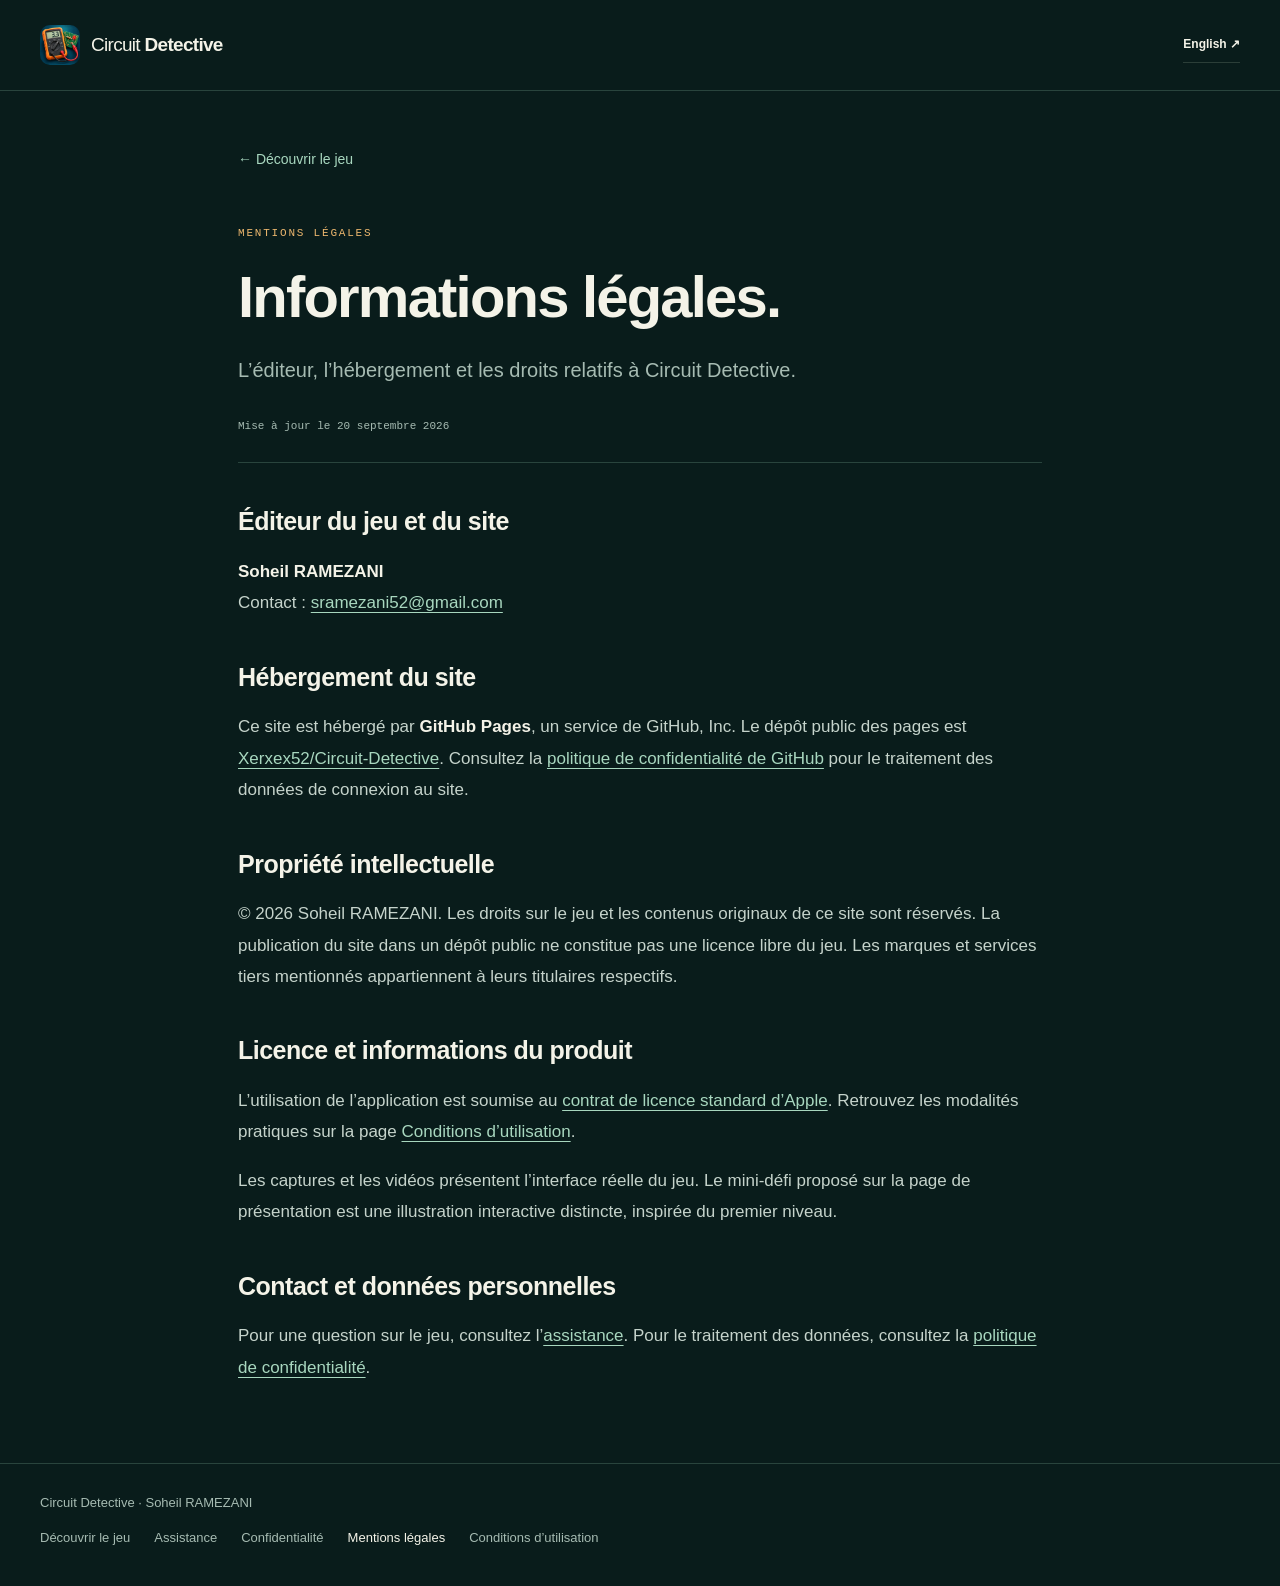
<file: legal.html>
<!doctype html><html lang="fr"><head><meta charset="utf-8"><meta name="viewport" content="width=device-width,initial-scale=1"><meta name="theme-color" content="#091c1b"><title>Mentions légales — Circuit Detective</title><meta name="description" content="L’éditeur, l’hébergement et les droits relatifs à Circuit Detective."><link rel="canonical" href="https://xerxex52.github.io/Circuit-Detective/legal.html"><link rel="alternate" hreflang="fr" href="https://xerxex52.github.io/Circuit-Detective/legal.html"><link rel="alternate" hreflang="en" href="https://xerxex52.github.io/Circuit-Detective/en/legal.html"><link rel="icon" href="assets/favicon.png"><link rel="stylesheet" href="style.css?rev=1.5-web"></head><body><a class="skip" href="#content">Aller au contenu</a><header class="document-header section-shell"><a class="brand" href="index.html"><img src="assets/icon.webp" width="40" height="40" alt=""><span>Circuit <b>Detective</b></span></a><a class="text-link" href="en/legal.html" lang="en">English ↗</a></header><main id="content" class="document-shell"><a class="document-back" href="index.html">← Découvrir le jeu</a><p class="eyebrow">MENTIONS LÉGALES</p><h1>Informations légales.</h1><p class="document-intro">L’éditeur, l’hébergement et les droits relatifs à Circuit Detective.</p><p class="document-date">Mise à jour le 20 septembre 2026</p><article class="document-content"><h2>Éditeur du jeu et du site</h2><p><strong>Soheil RAMEZANI</strong><br>Contact : <a href="mailto:sramezani52@gmail.com">sramezani52@gmail.com</a></p><h2>Hébergement du site</h2><p>Ce site est hébergé par <strong>GitHub Pages</strong>, un service de GitHub, Inc. Le dépôt public des pages est <a href="https://github.com/Xerxex52/Circuit-Detective/">Xerxex52/Circuit-Detective</a>. Consultez la <a href="https://docs.github.com/en/site-policy/privacy-policies/github-general-privacy-statement">politique de confidentialité de GitHub</a> pour le traitement des données de connexion au site.</p><h2>Propriété intellectuelle</h2><p>© 2026 Soheil RAMEZANI. Les droits sur le jeu et les contenus originaux de ce site sont réservés. La publication du site dans un dépôt public ne constitue pas une licence libre du jeu. Les marques et services tiers mentionnés appartiennent à leurs titulaires respectifs.</p><h2>Licence et informations du produit</h2><p>L’utilisation de l’application est soumise au <a href="https://www.apple.com/legal/internet-services/itunes/dev/stdeula/">contrat de licence standard d’Apple</a>. Retrouvez les modalités pratiques sur la page <a href="terms.html">Conditions d’utilisation</a>.</p><p>Les captures et les vidéos présentent l’interface réelle du jeu. Le mini-défi proposé sur la page de présentation est une illustration interactive distincte, inspirée du premier niveau.</p><h2>Contact et données personnelles</h2><p>Pour une question sur le jeu, consultez l’<a href="support.html">assistance</a>. Pour le traitement des données, consultez la <a href="privacy.html">politique de confidentialité</a>.</p></article></main><footer class="document-footer section-shell"><p>Circuit Detective · Soheil RAMEZANI</p><nav aria-label="Informations du site"><a href="index.html">Découvrir le jeu</a><a href="support.html" >Assistance</a><a href="privacy.html" >Confidentialité</a><a href="legal.html" aria-current="page">Mentions légales</a><a href="terms.html" >Conditions d’utilisation</a></nav></footer></body></html>
</file>
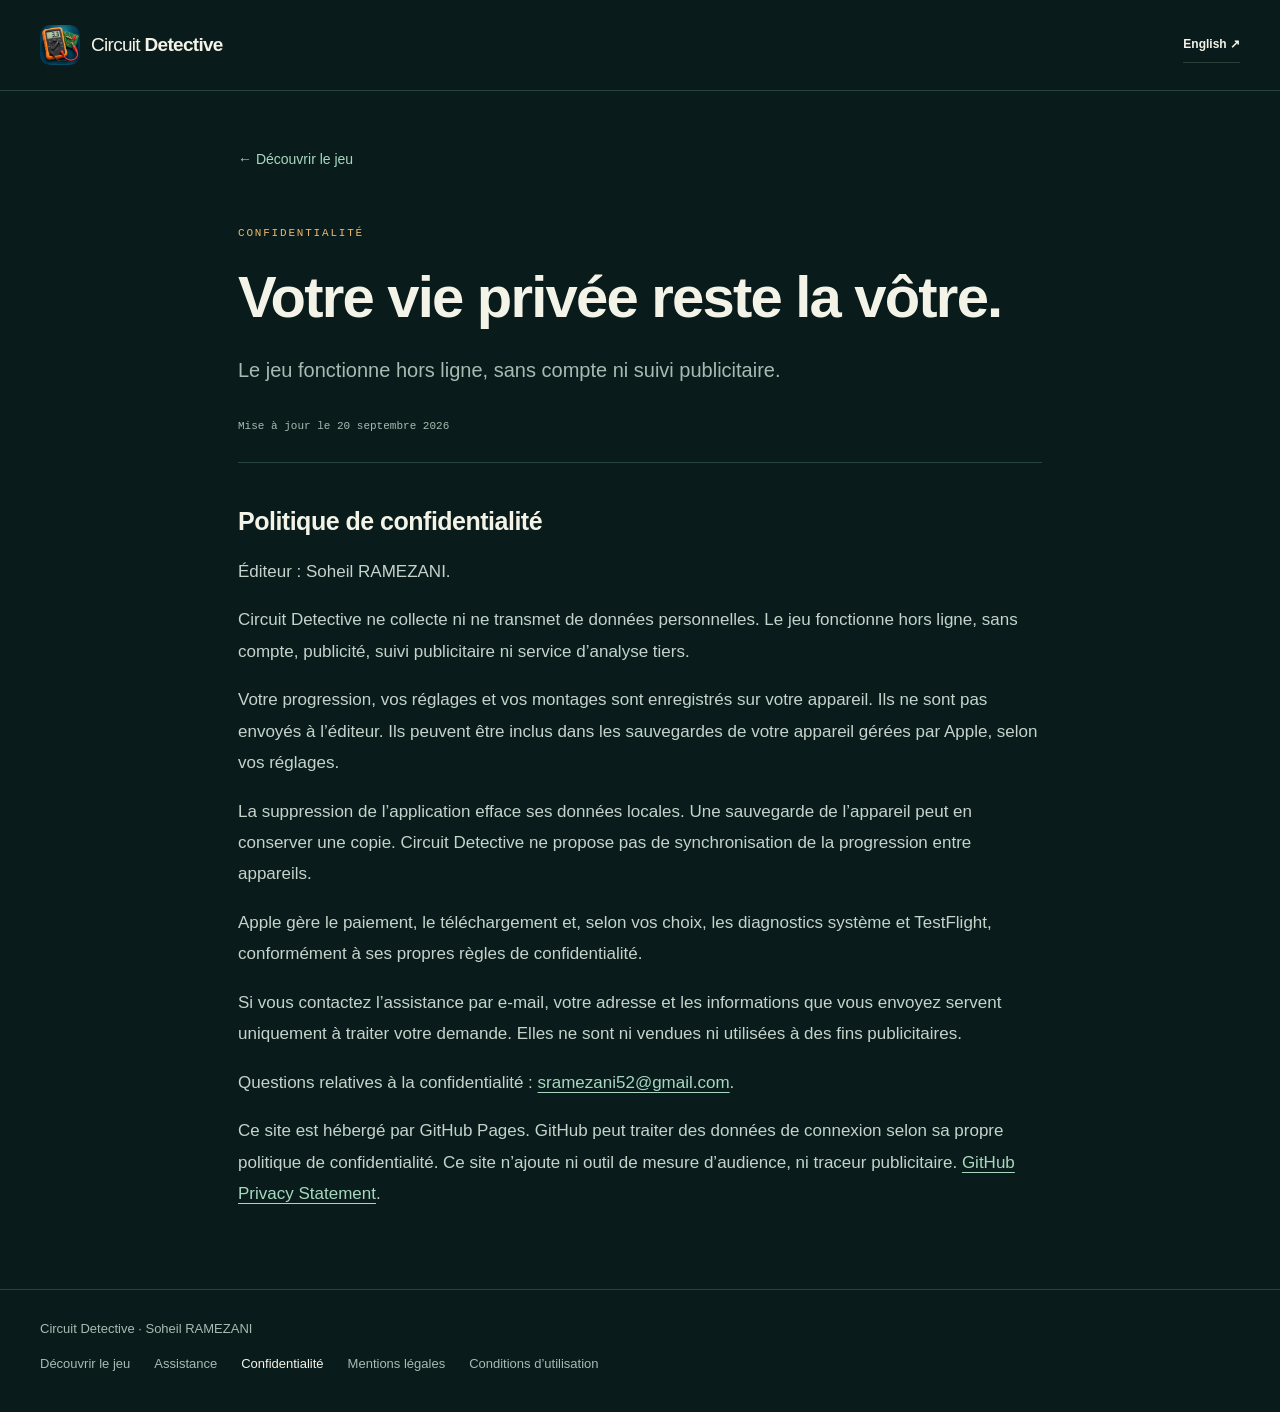
<file: privacy.html>
<!doctype html><html lang="fr"><head><meta charset="utf-8"><meta name="viewport" content="width=device-width,initial-scale=1"><meta name="theme-color" content="#091c1b"><title>Confidentialité — Circuit Detective</title><meta name="description" content="Le jeu fonctionne hors ligne, sans compte ni suivi publicitaire."><link rel="canonical" href="https://xerxex52.github.io/Circuit-Detective/privacy.html"><link rel="alternate" hreflang="fr" href="https://xerxex52.github.io/Circuit-Detective/privacy.html"><link rel="alternate" hreflang="en" href="https://xerxex52.github.io/Circuit-Detective/en/privacy.html"><link rel="icon" href="assets/favicon.png"><link rel="stylesheet" href="style.css?rev=1.5-web"></head><body><a class="skip" href="#content">Aller au contenu</a><header class="document-header section-shell"><a class="brand" href="index.html"><img src="assets/icon.webp" width="40" height="40" alt=""><span>Circuit <b>Detective</b></span></a><a class="text-link" href="en/privacy.html" lang="en">English ↗</a></header><main id="content" class="document-shell"><a class="document-back" href="index.html">← Découvrir le jeu</a><p class="eyebrow">CONFIDENTIALITÉ</p><h1>Votre vie privée reste la vôtre.</h1><p class="document-intro">Le jeu fonctionne hors ligne, sans compte ni suivi publicitaire.</p><p class="document-date">Mise à jour le 20 septembre 2026</p><article class="document-content"><h2>Politique de confidentialité</h2><p>Éditeur : Soheil RAMEZANI.</p><p>Circuit Detective ne collecte ni ne transmet de données personnelles. Le jeu fonctionne hors ligne, sans compte, publicité, suivi publicitaire ni service d’analyse tiers.</p><p>Votre progression, vos réglages et vos montages sont enregistrés sur votre appareil. Ils ne sont pas envoyés à l’éditeur. Ils peuvent être inclus dans les sauvegardes de votre appareil gérées par Apple, selon vos réglages.</p><p>La suppression de l’application efface ses données locales. Une sauvegarde de l’appareil peut en conserver une copie. Circuit Detective ne propose pas de synchronisation de la progression entre appareils.</p><p>Apple gère le paiement, le téléchargement et, selon vos choix, les diagnostics système et TestFlight, conformément à ses propres règles de confidentialité.</p><p>Si vous contactez l’assistance par e-mail, votre adresse et les informations que vous envoyez servent uniquement à traiter votre demande. Elles ne sont ni vendues ni utilisées à des fins publicitaires.</p><p>Questions relatives à la confidentialité : <a href="mailto:sramezani52@gmail.com">sramezani52@gmail.com</a>.</p><p>Ce site est hébergé par GitHub Pages. GitHub peut traiter des données de connexion selon sa propre politique de confidentialité. Ce site n’ajoute ni outil de mesure d’audience, ni traceur publicitaire. <a href="https://docs.github.com/en/site-policy/privacy-policies/github-general-privacy-statement">GitHub Privacy Statement</a>.</p></article></main><footer class="document-footer section-shell"><p>Circuit Detective · Soheil RAMEZANI</p><nav aria-label="Informations du site"><a href="index.html">Découvrir le jeu</a><a href="support.html" >Assistance</a><a href="privacy.html" aria-current="page">Confidentialité</a><a href="legal.html" >Mentions légales</a><a href="terms.html" >Conditions d’utilisation</a></nav></footer></body></html>
</file>
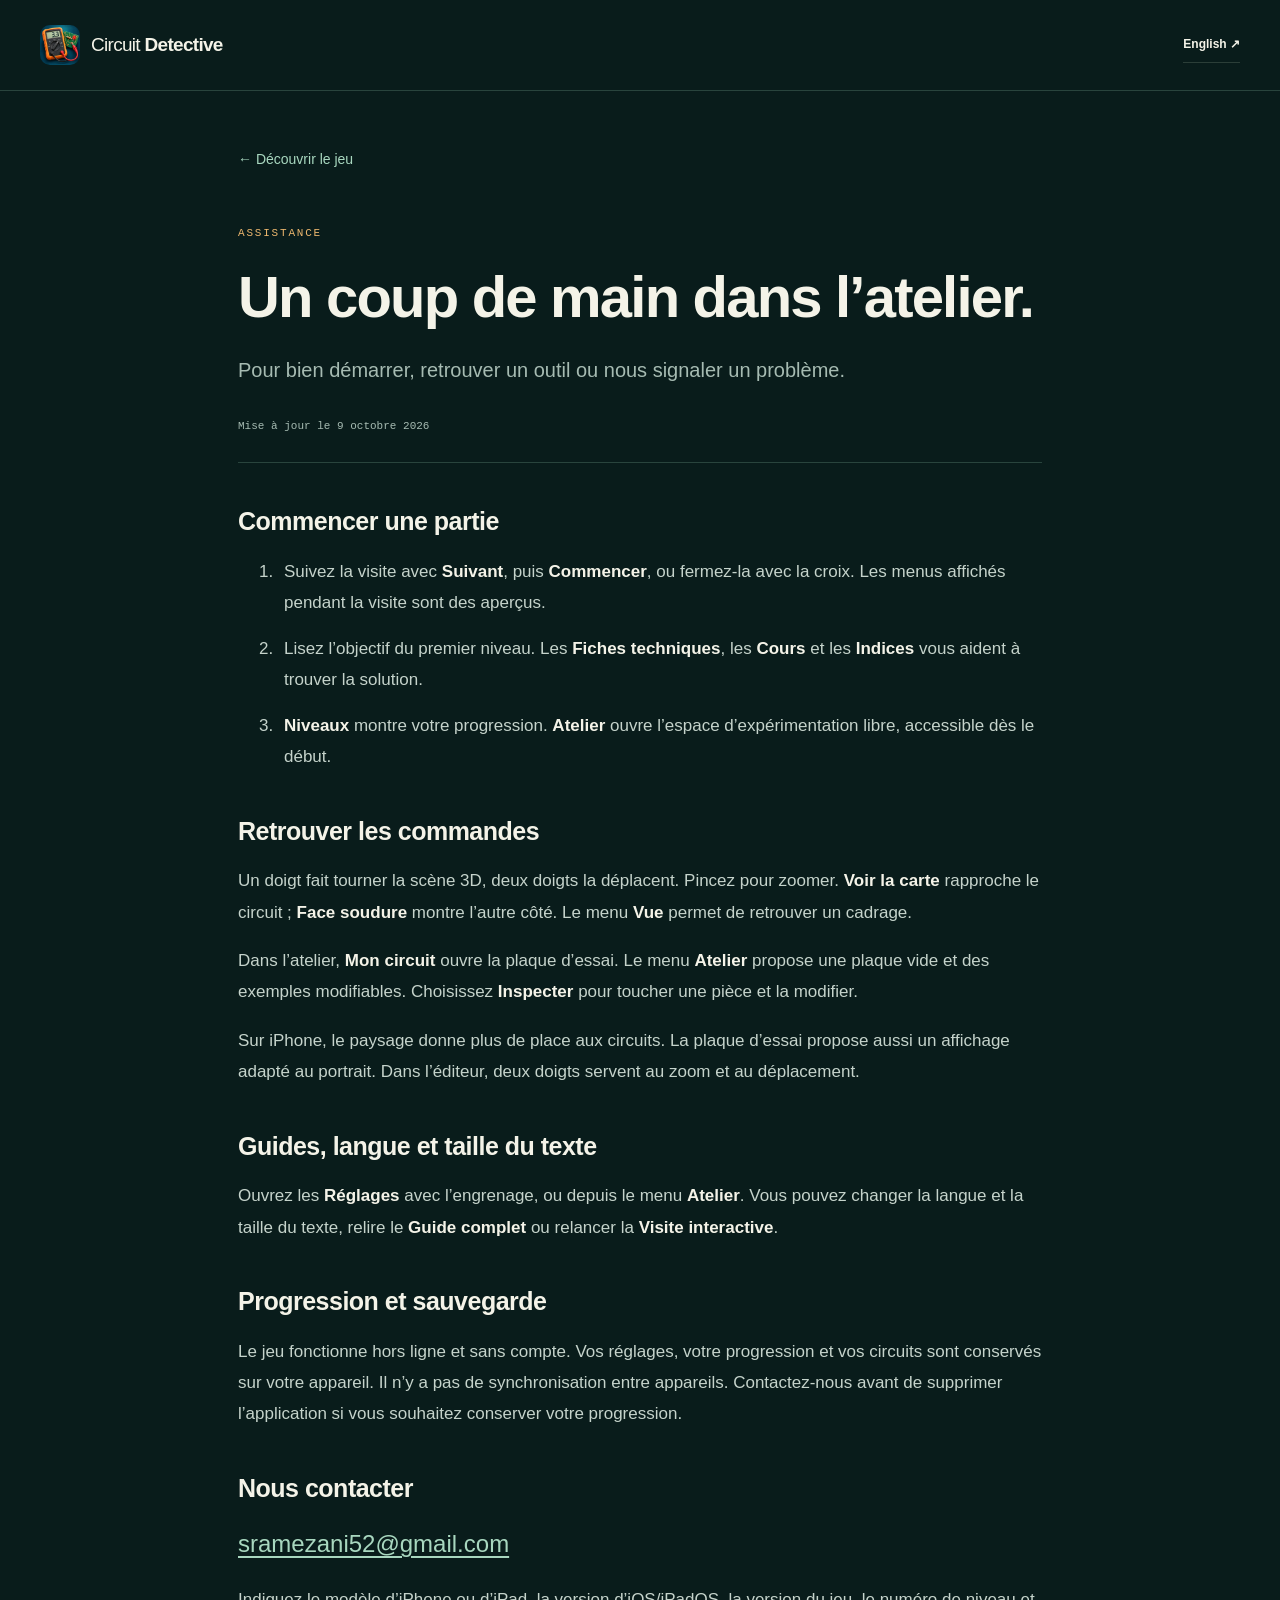
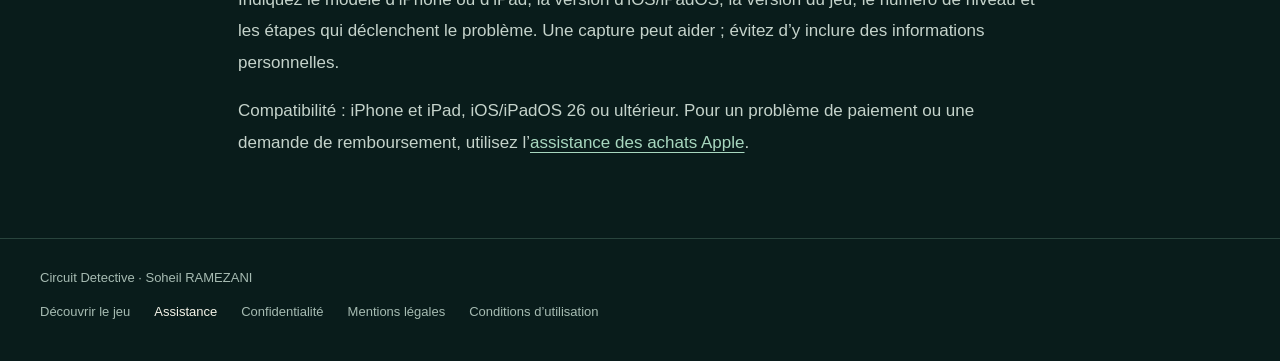
<file: support.html>
<!doctype html><html lang="fr"><head><meta charset="utf-8"><meta name="viewport" content="width=device-width,initial-scale=1"><meta name="theme-color" content="#091c1b"><title>Assistance — Circuit Detective</title><meta name="description" content="Pour bien démarrer, retrouver un outil ou nous signaler un problème."><link rel="canonical" href="https://xerxex52.github.io/Circuit-Detective/support.html"><link rel="alternate" hreflang="fr" href="https://xerxex52.github.io/Circuit-Detective/support.html"><link rel="alternate" hreflang="en" href="https://xerxex52.github.io/Circuit-Detective/en/support.html"><link rel="icon" href="assets/favicon.png"><link rel="stylesheet" href="style.css?rev=1.5-web"></head><body><a class="skip" href="#content">Aller au contenu</a><header class="document-header section-shell"><a class="brand" href="index.html"><img src="assets/icon.webp" width="40" height="40" alt=""><span>Circuit <b>Detective</b></span></a><a class="text-link" href="en/support.html" lang="en">English ↗</a></header><main id="content" class="document-shell"><a class="document-back" href="index.html">← Découvrir le jeu</a><p class="eyebrow">ASSISTANCE</p><h1>Un coup de main dans l’atelier.</h1><p class="document-intro">Pour bien démarrer, retrouver un outil ou nous signaler un problème.</p><p class="document-date">Mise à jour le 9 octobre 2026</p><article class="document-content"><h2>Commencer une partie</h2><ol><li>Suivez la visite avec <strong>Suivant</strong>, puis <strong>Commencer</strong>, ou fermez-la avec la croix. Les menus affichés pendant la visite sont des aperçus.</li><li>Lisez l’objectif du premier niveau. Les <strong>Fiches techniques</strong>, les <strong>Cours</strong> et les <strong>Indices</strong> vous aident à trouver la solution.</li><li><strong>Niveaux</strong> montre votre progression. <strong>Atelier</strong> ouvre l’espace d’expérimentation libre, accessible dès le début.</li></ol><h2>Retrouver les commandes</h2><p>Un doigt fait tourner la scène 3D, deux doigts la déplacent. Pincez pour zoomer. <strong>Voir la carte</strong> rapproche le circuit ; <strong>Face soudure</strong> montre l’autre côté. Le menu <strong>Vue</strong> permet de retrouver un cadrage.</p><p>Dans l’atelier, <strong>Mon circuit</strong> ouvre la plaque d’essai. Le menu <strong>Atelier</strong> propose une plaque vide et des exemples modifiables. Choisissez <strong>Inspecter</strong> pour toucher une pièce et la modifier.</p><p>Sur iPhone, le paysage donne plus de place aux circuits. La plaque d’essai propose aussi un affichage adapté au portrait. Dans l’éditeur, deux doigts servent au zoom et au déplacement.</p><h2>Guides, langue et taille du texte</h2><p>Ouvrez les <strong>Réglages</strong> avec l’engrenage, ou depuis le menu <strong>Atelier</strong>. Vous pouvez changer la langue et la taille du texte, relire le <strong>Guide complet</strong> ou relancer la <strong>Visite interactive</strong>.</p><h2>Progression et sauvegarde</h2><p>Le jeu fonctionne hors ligne et sans compte. Vos réglages, votre progression et vos circuits sont conservés sur votre appareil. Il n’y a pas de synchronisation entre appareils. Contactez-nous avant de supprimer l’application si vous souhaitez conserver votre progression.</p><h2>Nous contacter</h2><p><a class="contact-link" href="mailto:sramezani52@gmail.com?subject=Circuit%20Detective%20%E2%80%94%20Assistance">sramezani52@gmail.com</a></p><p>Indiquez le modèle d’iPhone ou d’iPad, la version d’iOS/iPadOS, la version du jeu, le numéro de niveau et les étapes qui déclenchent le problème. Une capture peut aider ; évitez d’y inclure des informations personnelles.</p><p>Compatibilité : iPhone et iPad, iOS/iPadOS 26 ou ultérieur. Pour un problème de paiement ou une demande de remboursement, utilisez l’<a href="https://reportaproblem.apple.com/">assistance des achats Apple</a>.</p></article></main><footer class="document-footer section-shell"><p>Circuit Detective · Soheil RAMEZANI</p><nav aria-label="Informations du site"><a href="index.html">Découvrir le jeu</a><a href="support.html" aria-current="page">Assistance</a><a href="privacy.html" >Confidentialité</a><a href="legal.html" >Mentions légales</a><a href="terms.html" >Conditions d’utilisation</a></nav></footer></body></html>
</file>
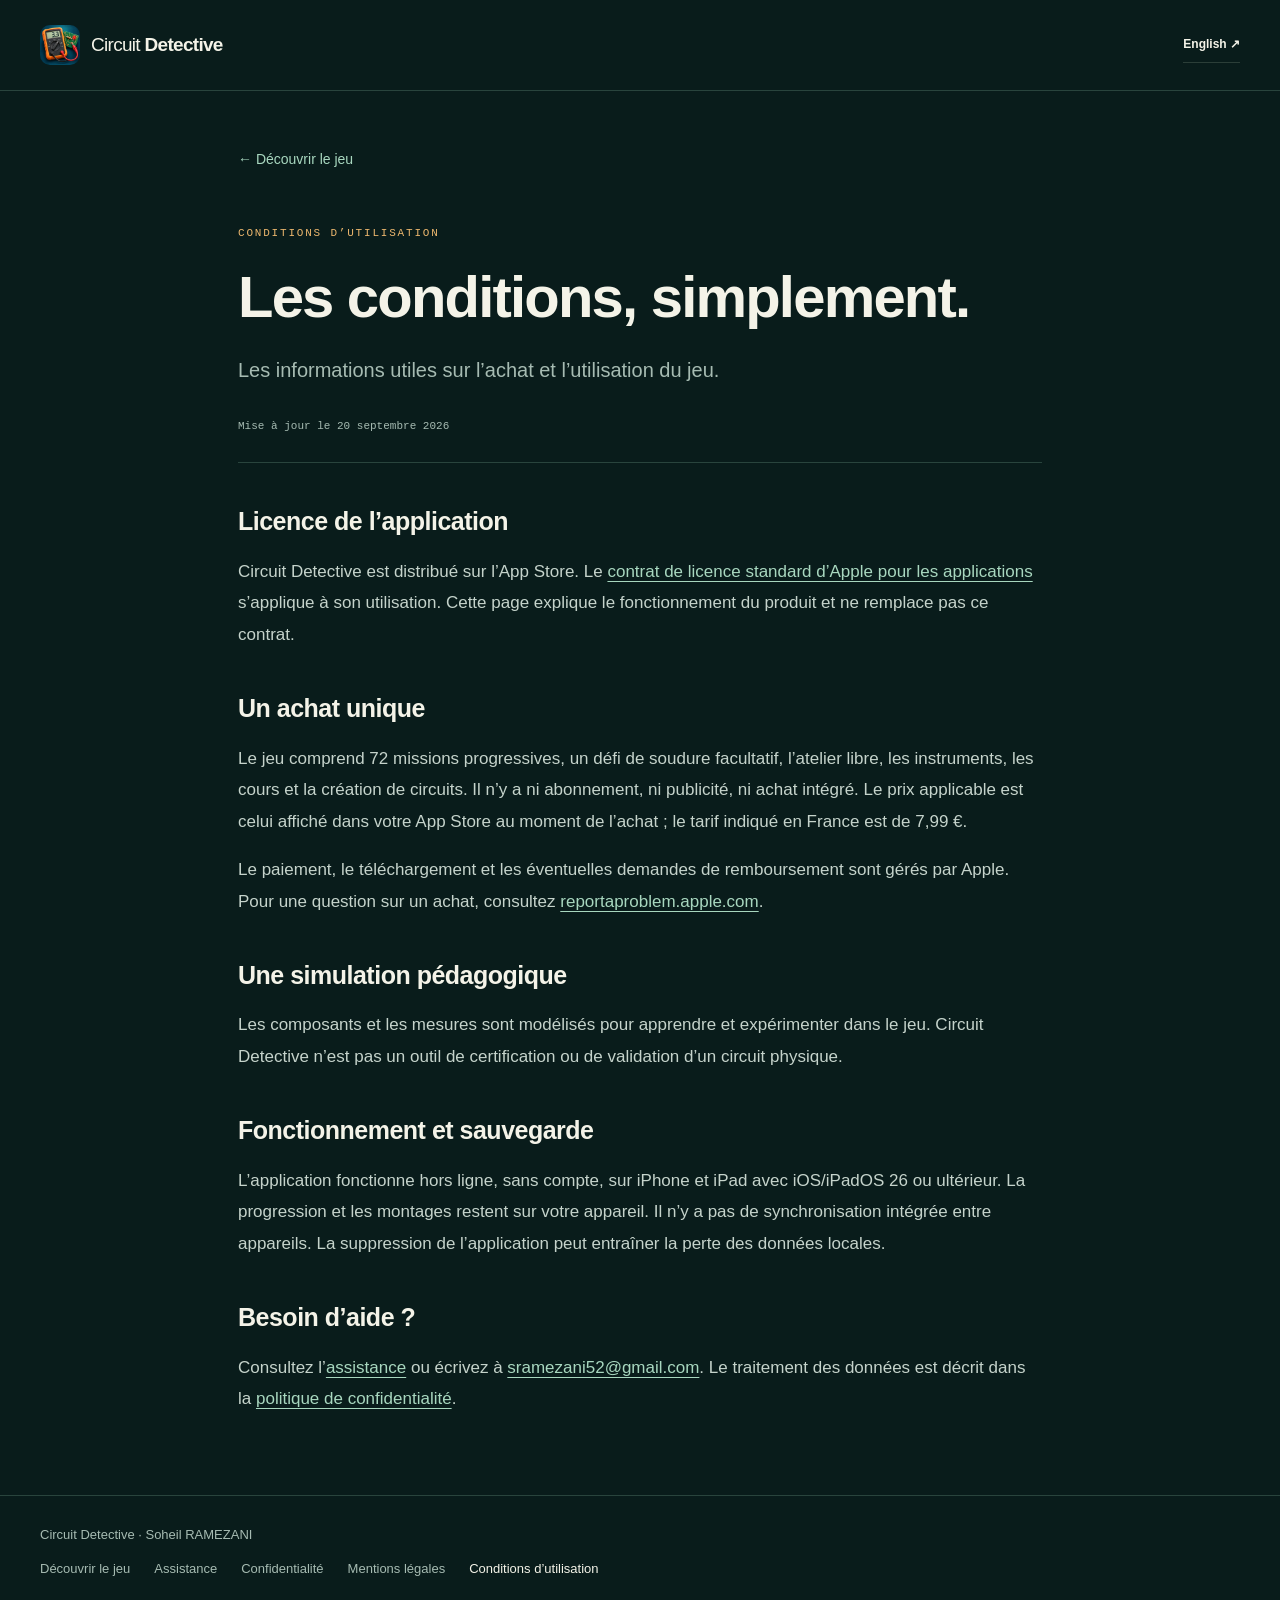
<file: terms.html>
<!doctype html><html lang="fr"><head><meta charset="utf-8"><meta name="viewport" content="width=device-width,initial-scale=1"><meta name="theme-color" content="#091c1b"><title>Conditions d’utilisation — Circuit Detective</title><meta name="description" content="Les informations utiles sur l’achat et l’utilisation du jeu."><link rel="canonical" href="https://xerxex52.github.io/Circuit-Detective/terms.html"><link rel="alternate" hreflang="fr" href="https://xerxex52.github.io/Circuit-Detective/terms.html"><link rel="alternate" hreflang="en" href="https://xerxex52.github.io/Circuit-Detective/en/terms.html"><link rel="icon" href="assets/favicon.png"><link rel="stylesheet" href="style.css?rev=1.5-web"></head><body><a class="skip" href="#content">Aller au contenu</a><header class="document-header section-shell"><a class="brand" href="index.html"><img src="assets/icon.webp" width="40" height="40" alt=""><span>Circuit <b>Detective</b></span></a><a class="text-link" href="en/terms.html" lang="en">English ↗</a></header><main id="content" class="document-shell"><a class="document-back" href="index.html">← Découvrir le jeu</a><p class="eyebrow">CONDITIONS D’UTILISATION</p><h1>Les conditions, simplement.</h1><p class="document-intro">Les informations utiles sur l’achat et l’utilisation du jeu.</p><p class="document-date">Mise à jour le 20 septembre 2026</p><article class="document-content"><h2>Licence de l’application</h2><p>Circuit Detective est distribué sur l’App Store. Le <a href="https://www.apple.com/legal/internet-services/itunes/dev/stdeula/">contrat de licence standard d’Apple pour les applications</a> s’applique à son utilisation. Cette page explique le fonctionnement du produit et ne remplace pas ce contrat.</p><h2>Un achat unique</h2><p>Le jeu comprend 72 missions progressives, un défi de soudure facultatif, l’atelier libre, les instruments, les cours et la création de circuits. Il n’y a ni abonnement, ni publicité, ni achat intégré. Le prix applicable est celui affiché dans votre App Store au moment de l’achat ; le tarif indiqué en France est de 7,99 €.</p><p>Le paiement, le téléchargement et les éventuelles demandes de remboursement sont gérés par Apple. Pour une question sur un achat, consultez <a href="https://reportaproblem.apple.com/">reportaproblem.apple.com</a>.</p><h2>Une simulation pédagogique</h2><p>Les composants et les mesures sont modélisés pour apprendre et expérimenter dans le jeu. Circuit Detective n’est pas un outil de certification ou de validation d’un circuit physique.</p><h2>Fonctionnement et sauvegarde</h2><p>L’application fonctionne hors ligne, sans compte, sur iPhone et iPad avec iOS/iPadOS 26 ou ultérieur. La progression et les montages restent sur votre appareil. Il n’y a pas de synchronisation intégrée entre appareils. La suppression de l’application peut entraîner la perte des données locales.</p><h2>Besoin d’aide ?</h2><p>Consultez l’<a href="support.html">assistance</a> ou écrivez à <a href="mailto:sramezani52@gmail.com">sramezani52@gmail.com</a>. Le traitement des données est décrit dans la <a href="privacy.html">politique de confidentialité</a>.</p></article></main><footer class="document-footer section-shell"><p>Circuit Detective · Soheil RAMEZANI</p><nav aria-label="Informations du site"><a href="index.html">Découvrir le jeu</a><a href="support.html" >Assistance</a><a href="privacy.html" >Confidentialité</a><a href="legal.html" >Mentions légales</a><a href="terms.html" aria-current="page">Conditions d’utilisation</a></nav></footer></body></html>
</file>
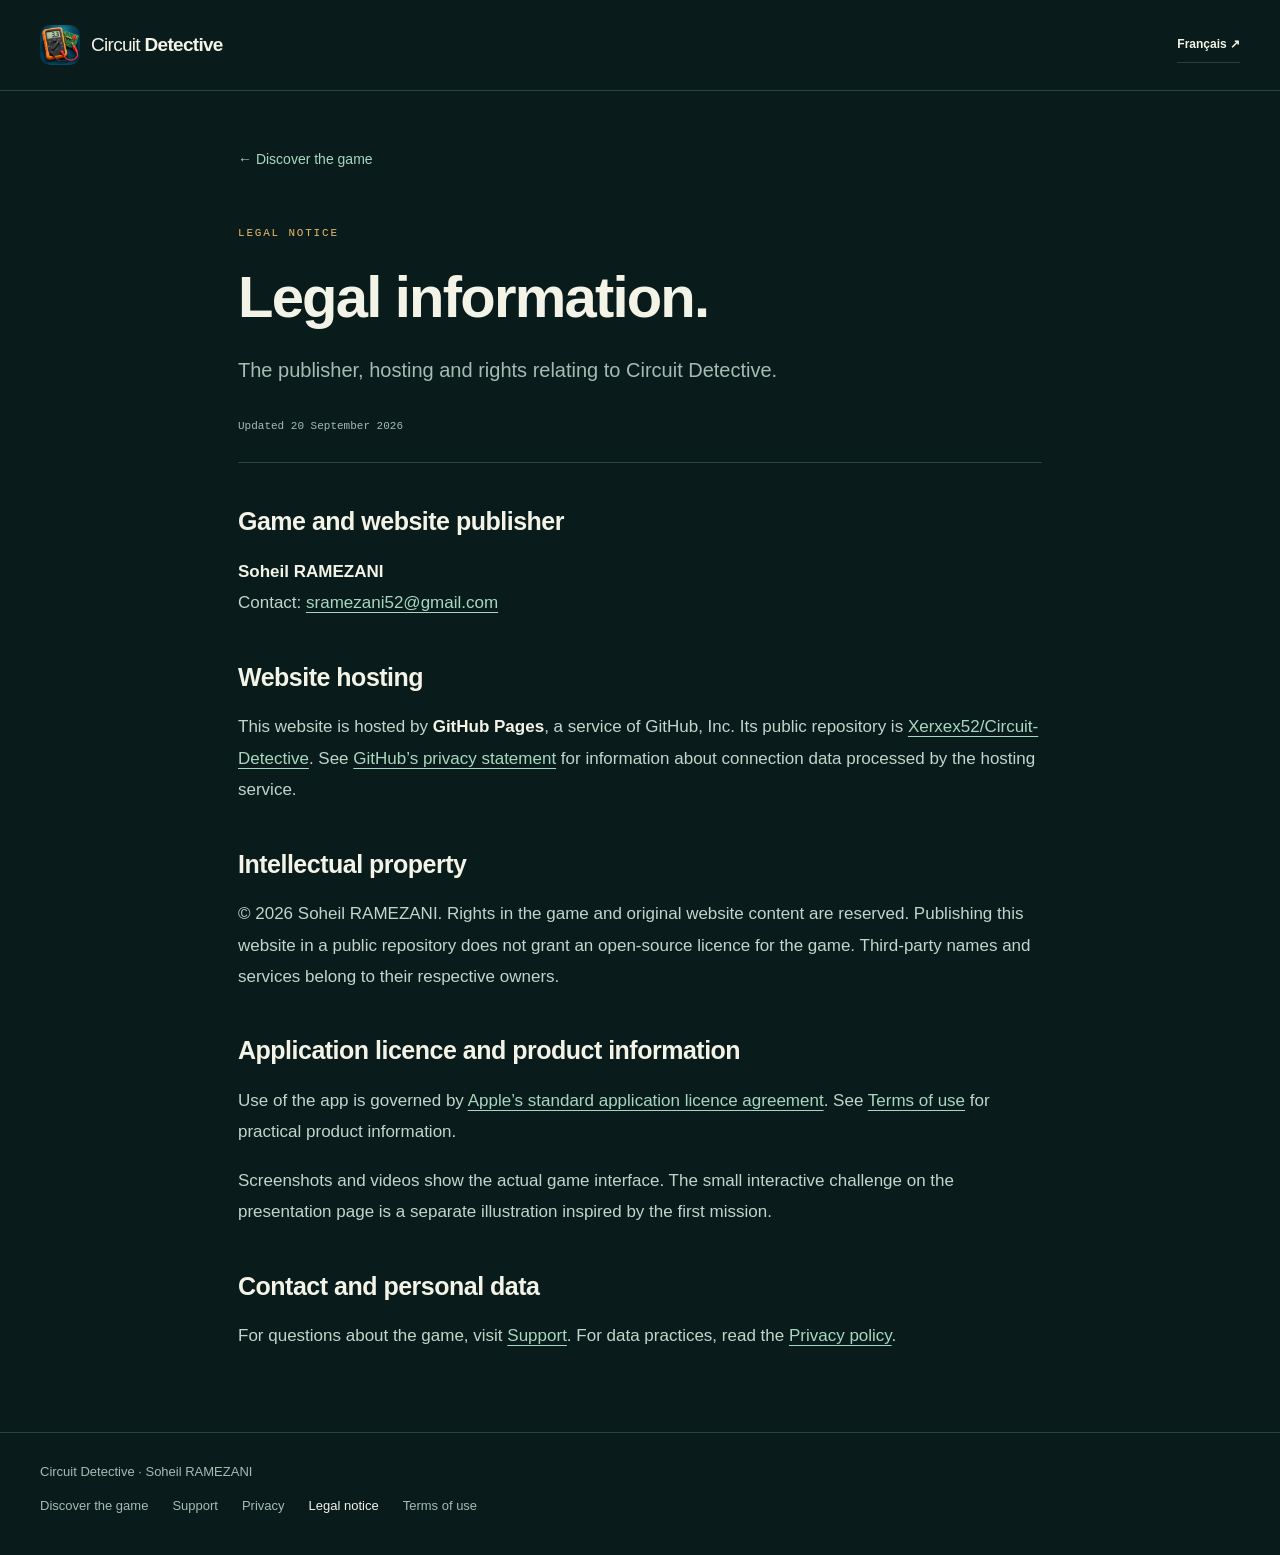
<file: en/legal.html>
<!doctype html><html lang="en"><head><meta charset="utf-8"><meta name="viewport" content="width=device-width,initial-scale=1"><meta name="theme-color" content="#091c1b"><title>Legal notice — Circuit Detective</title><meta name="description" content="The publisher, hosting and rights relating to Circuit Detective."><link rel="canonical" href="https://xerxex52.github.io/Circuit-Detective/en/legal.html"><link rel="alternate" hreflang="fr" href="https://xerxex52.github.io/Circuit-Detective/legal.html"><link rel="alternate" hreflang="en" href="https://xerxex52.github.io/Circuit-Detective/en/legal.html"><link rel="icon" href="../assets/favicon.png"><link rel="stylesheet" href="../style.css?rev=1.5-web"></head><body><a class="skip" href="#content">Skip to content</a><header class="document-header section-shell"><a class="brand" href="index.html"><img src="../assets/icon.webp" width="40" height="40" alt=""><span>Circuit <b>Detective</b></span></a><a class="text-link" href="../legal.html" lang="fr">Français ↗</a></header><main id="content" class="document-shell"><a class="document-back" href="index.html">← Discover the game</a><p class="eyebrow">LEGAL NOTICE</p><h1>Legal information.</h1><p class="document-intro">The publisher, hosting and rights relating to Circuit Detective.</p><p class="document-date">Updated 20 September 2026</p><article class="document-content"><h2>Game and website publisher</h2><p><strong>Soheil RAMEZANI</strong><br>Contact: <a href="mailto:sramezani52@gmail.com">sramezani52@gmail.com</a></p><h2>Website hosting</h2><p>This website is hosted by <strong>GitHub Pages</strong>, a service of GitHub, Inc. Its public repository is <a href="https://github.com/Xerxex52/Circuit-Detective/">Xerxex52/Circuit-Detective</a>. See <a href="https://docs.github.com/en/site-policy/privacy-policies/github-general-privacy-statement">GitHub’s privacy statement</a> for information about connection data processed by the hosting service.</p><h2>Intellectual property</h2><p>© 2026 Soheil RAMEZANI. Rights in the game and original website content are reserved. Publishing this website in a public repository does not grant an open-source licence for the game. Third-party names and services belong to their respective owners.</p><h2>Application licence and product information</h2><p>Use of the app is governed by <a href="https://www.apple.com/legal/internet-services/itunes/dev/stdeula/">Apple’s standard application licence agreement</a>. See <a href="terms.html">Terms of use</a> for practical product information.</p><p>Screenshots and videos show the actual game interface. The small interactive challenge on the presentation page is a separate illustration inspired by the first mission.</p><h2>Contact and personal data</h2><p>For questions about the game, visit <a href="support.html">Support</a>. For data practices, read the <a href="privacy.html">Privacy policy</a>.</p></article></main><footer class="document-footer section-shell"><p>Circuit Detective · Soheil RAMEZANI</p><nav aria-label="Website information"><a href="index.html">Discover the game</a><a href="support.html" >Support</a><a href="privacy.html" >Privacy</a><a href="legal.html" aria-current="page">Legal notice</a><a href="terms.html" >Terms of use</a></nav></footer></body></html>
</file>
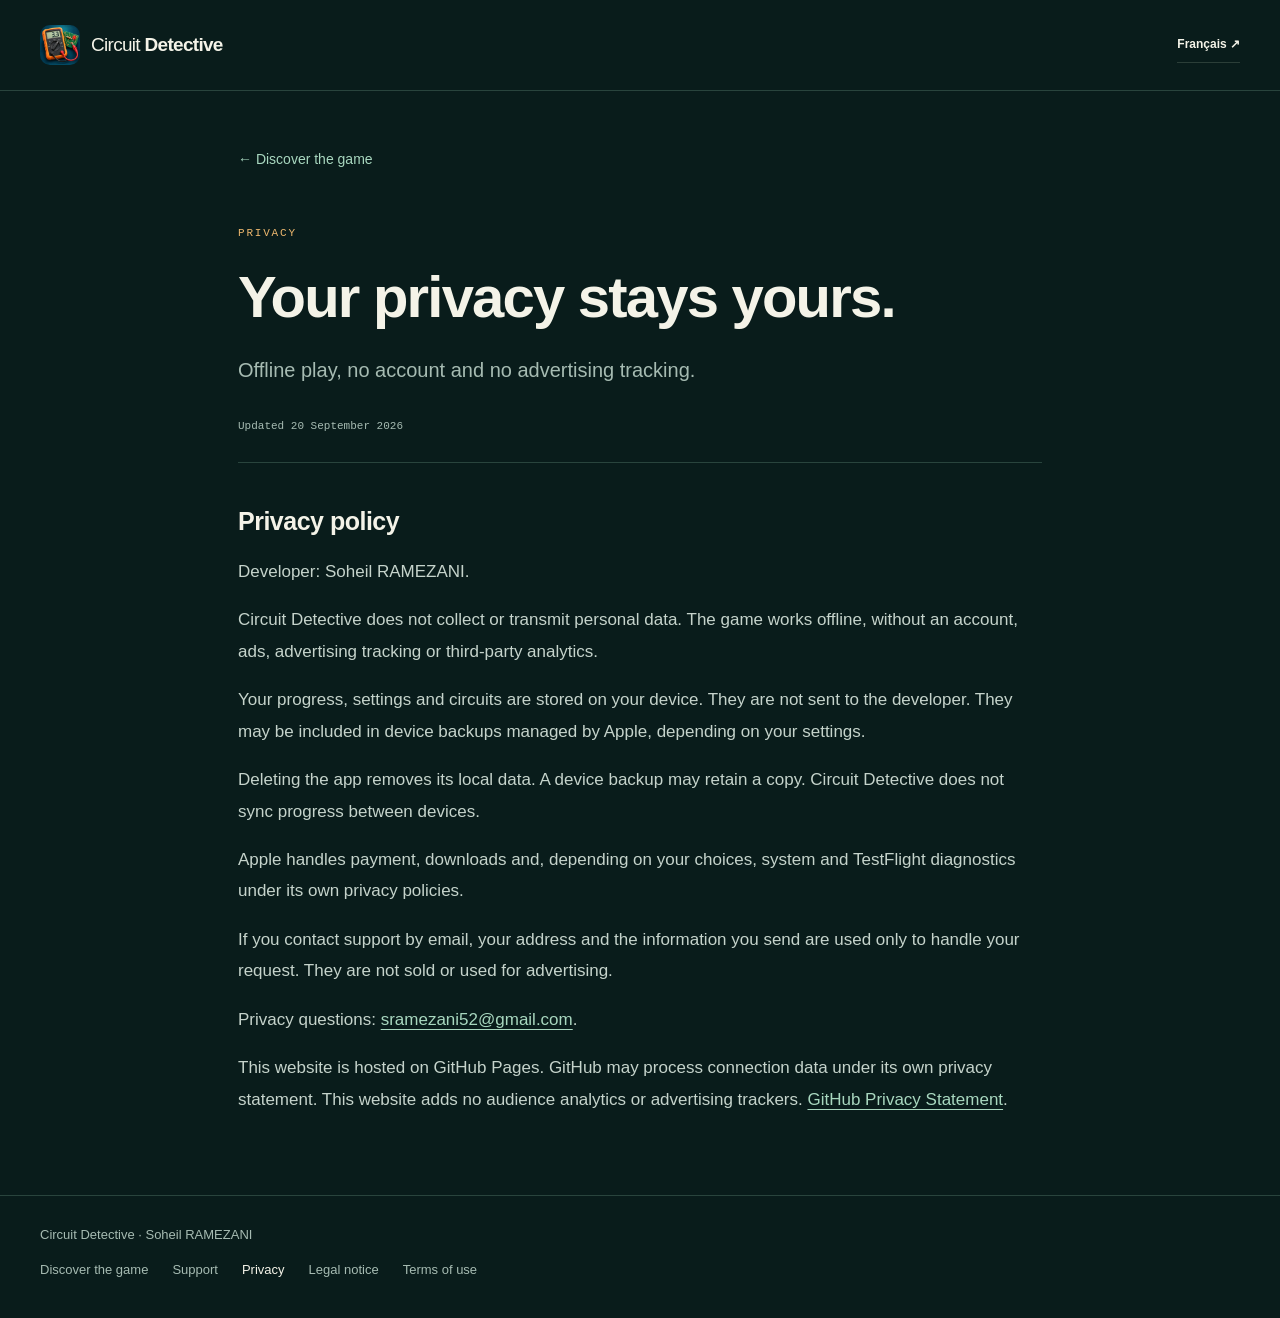
<file: en/privacy.html>
<!doctype html><html lang="en"><head><meta charset="utf-8"><meta name="viewport" content="width=device-width,initial-scale=1"><meta name="theme-color" content="#091c1b"><title>Privacy — Circuit Detective</title><meta name="description" content="Offline play, no account and no advertising tracking."><link rel="canonical" href="https://xerxex52.github.io/Circuit-Detective/en/privacy.html"><link rel="alternate" hreflang="fr" href="https://xerxex52.github.io/Circuit-Detective/privacy.html"><link rel="alternate" hreflang="en" href="https://xerxex52.github.io/Circuit-Detective/en/privacy.html"><link rel="icon" href="../assets/favicon.png"><link rel="stylesheet" href="../style.css?rev=1.5-web"></head><body><a class="skip" href="#content">Skip to content</a><header class="document-header section-shell"><a class="brand" href="index.html"><img src="../assets/icon.webp" width="40" height="40" alt=""><span>Circuit <b>Detective</b></span></a><a class="text-link" href="../privacy.html" lang="fr">Français ↗</a></header><main id="content" class="document-shell"><a class="document-back" href="index.html">← Discover the game</a><p class="eyebrow">PRIVACY</p><h1>Your privacy stays yours.</h1><p class="document-intro">Offline play, no account and no advertising tracking.</p><p class="document-date">Updated 20 September 2026</p><article class="document-content"><h2>Privacy policy</h2><p>Developer: Soheil RAMEZANI.</p><p>Circuit Detective does not collect or transmit personal data. The game works offline, without an account, ads, advertising tracking or third-party analytics.</p><p>Your progress, settings and circuits are stored on your device. They are not sent to the developer. They may be included in device backups managed by Apple, depending on your settings.</p><p>Deleting the app removes its local data. A device backup may retain a copy. Circuit Detective does not sync progress between devices.</p><p>Apple handles payment, downloads and, depending on your choices, system and TestFlight diagnostics under its own privacy policies.</p><p>If you contact support by email, your address and the information you send are used only to handle your request. They are not sold or used for advertising.</p><p>Privacy questions: <a href="mailto:sramezani52@gmail.com">sramezani52@gmail.com</a>.</p><p>This website is hosted on GitHub Pages. GitHub may process connection data under its own privacy statement. This website adds no audience analytics or advertising trackers. <a href="https://docs.github.com/en/site-policy/privacy-policies/github-general-privacy-statement">GitHub Privacy Statement</a>.</p></article></main><footer class="document-footer section-shell"><p>Circuit Detective · Soheil RAMEZANI</p><nav aria-label="Website information"><a href="index.html">Discover the game</a><a href="support.html" >Support</a><a href="privacy.html" aria-current="page">Privacy</a><a href="legal.html" >Legal notice</a><a href="terms.html" >Terms of use</a></nav></footer></body></html>
</file>
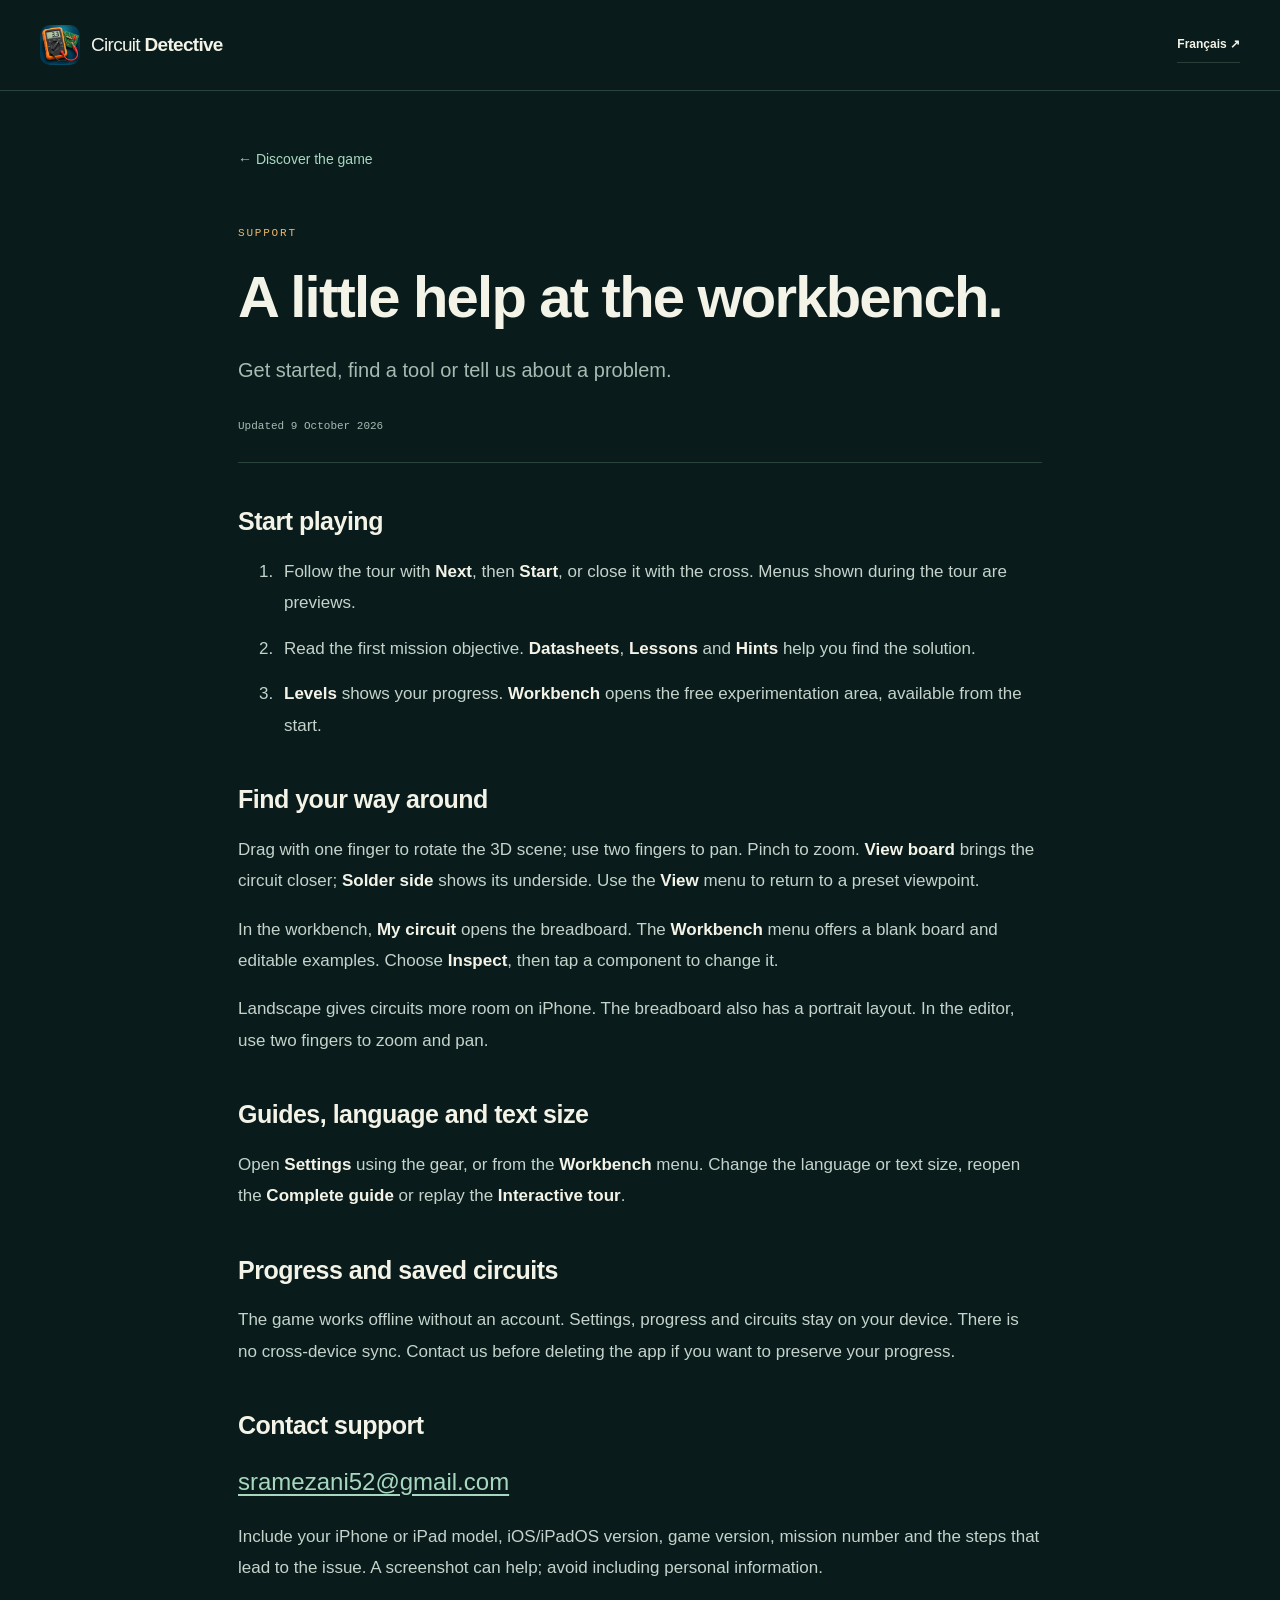
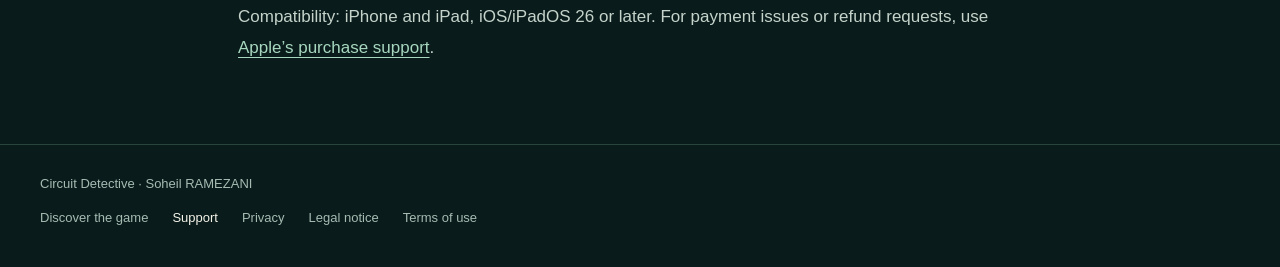
<file: en/support.html>
<!doctype html><html lang="en"><head><meta charset="utf-8"><meta name="viewport" content="width=device-width,initial-scale=1"><meta name="theme-color" content="#091c1b"><title>Support — Circuit Detective</title><meta name="description" content="Get started, find a tool or tell us about a problem."><link rel="canonical" href="https://xerxex52.github.io/Circuit-Detective/en/support.html"><link rel="alternate" hreflang="fr" href="https://xerxex52.github.io/Circuit-Detective/support.html"><link rel="alternate" hreflang="en" href="https://xerxex52.github.io/Circuit-Detective/en/support.html"><link rel="icon" href="../assets/favicon.png"><link rel="stylesheet" href="../style.css?rev=1.5-web"></head><body><a class="skip" href="#content">Skip to content</a><header class="document-header section-shell"><a class="brand" href="index.html"><img src="../assets/icon.webp" width="40" height="40" alt=""><span>Circuit <b>Detective</b></span></a><a class="text-link" href="../support.html" lang="fr">Français ↗</a></header><main id="content" class="document-shell"><a class="document-back" href="index.html">← Discover the game</a><p class="eyebrow">SUPPORT</p><h1>A little help at the workbench.</h1><p class="document-intro">Get started, find a tool or tell us about a problem.</p><p class="document-date">Updated 9 October 2026</p><article class="document-content"><h2>Start playing</h2><ol><li>Follow the tour with <strong>Next</strong>, then <strong>Start</strong>, or close it with the cross. Menus shown during the tour are previews.</li><li>Read the first mission objective. <strong>Datasheets</strong>, <strong>Lessons</strong> and <strong>Hints</strong> help you find the solution.</li><li><strong>Levels</strong> shows your progress. <strong>Workbench</strong> opens the free experimentation area, available from the start.</li></ol><h2>Find your way around</h2><p>Drag with one finger to rotate the 3D scene; use two fingers to pan. Pinch to zoom. <strong>View board</strong> brings the circuit closer; <strong>Solder side</strong> shows its underside. Use the <strong>View</strong> menu to return to a preset viewpoint.</p><p>In the workbench, <strong>My circuit</strong> opens the breadboard. The <strong>Workbench</strong> menu offers a blank board and editable examples. Choose <strong>Inspect</strong>, then tap a component to change it.</p><p>Landscape gives circuits more room on iPhone. The breadboard also has a portrait layout. In the editor, use two fingers to zoom and pan.</p><h2>Guides, language and text size</h2><p>Open <strong>Settings</strong> using the gear, or from the <strong>Workbench</strong> menu. Change the language or text size, reopen the <strong>Complete guide</strong> or replay the <strong>Interactive tour</strong>.</p><h2>Progress and saved circuits</h2><p>The game works offline without an account. Settings, progress and circuits stay on your device. There is no cross-device sync. Contact us before deleting the app if you want to preserve your progress.</p><h2>Contact support</h2><p><a class="contact-link" href="mailto:sramezani52@gmail.com?subject=Circuit%20Detective%20Support">sramezani52@gmail.com</a></p><p>Include your iPhone or iPad model, iOS/iPadOS version, game version, mission number and the steps that lead to the issue. A screenshot can help; avoid including personal information.</p><p>Compatibility: iPhone and iPad, iOS/iPadOS 26 or later. For payment issues or refund requests, use <a href="https://reportaproblem.apple.com/">Apple’s purchase support</a>.</p></article></main><footer class="document-footer section-shell"><p>Circuit Detective · Soheil RAMEZANI</p><nav aria-label="Website information"><a href="index.html">Discover the game</a><a href="support.html" aria-current="page">Support</a><a href="privacy.html" >Privacy</a><a href="legal.html" >Legal notice</a><a href="terms.html" >Terms of use</a></nav></footer></body></html>
</file>
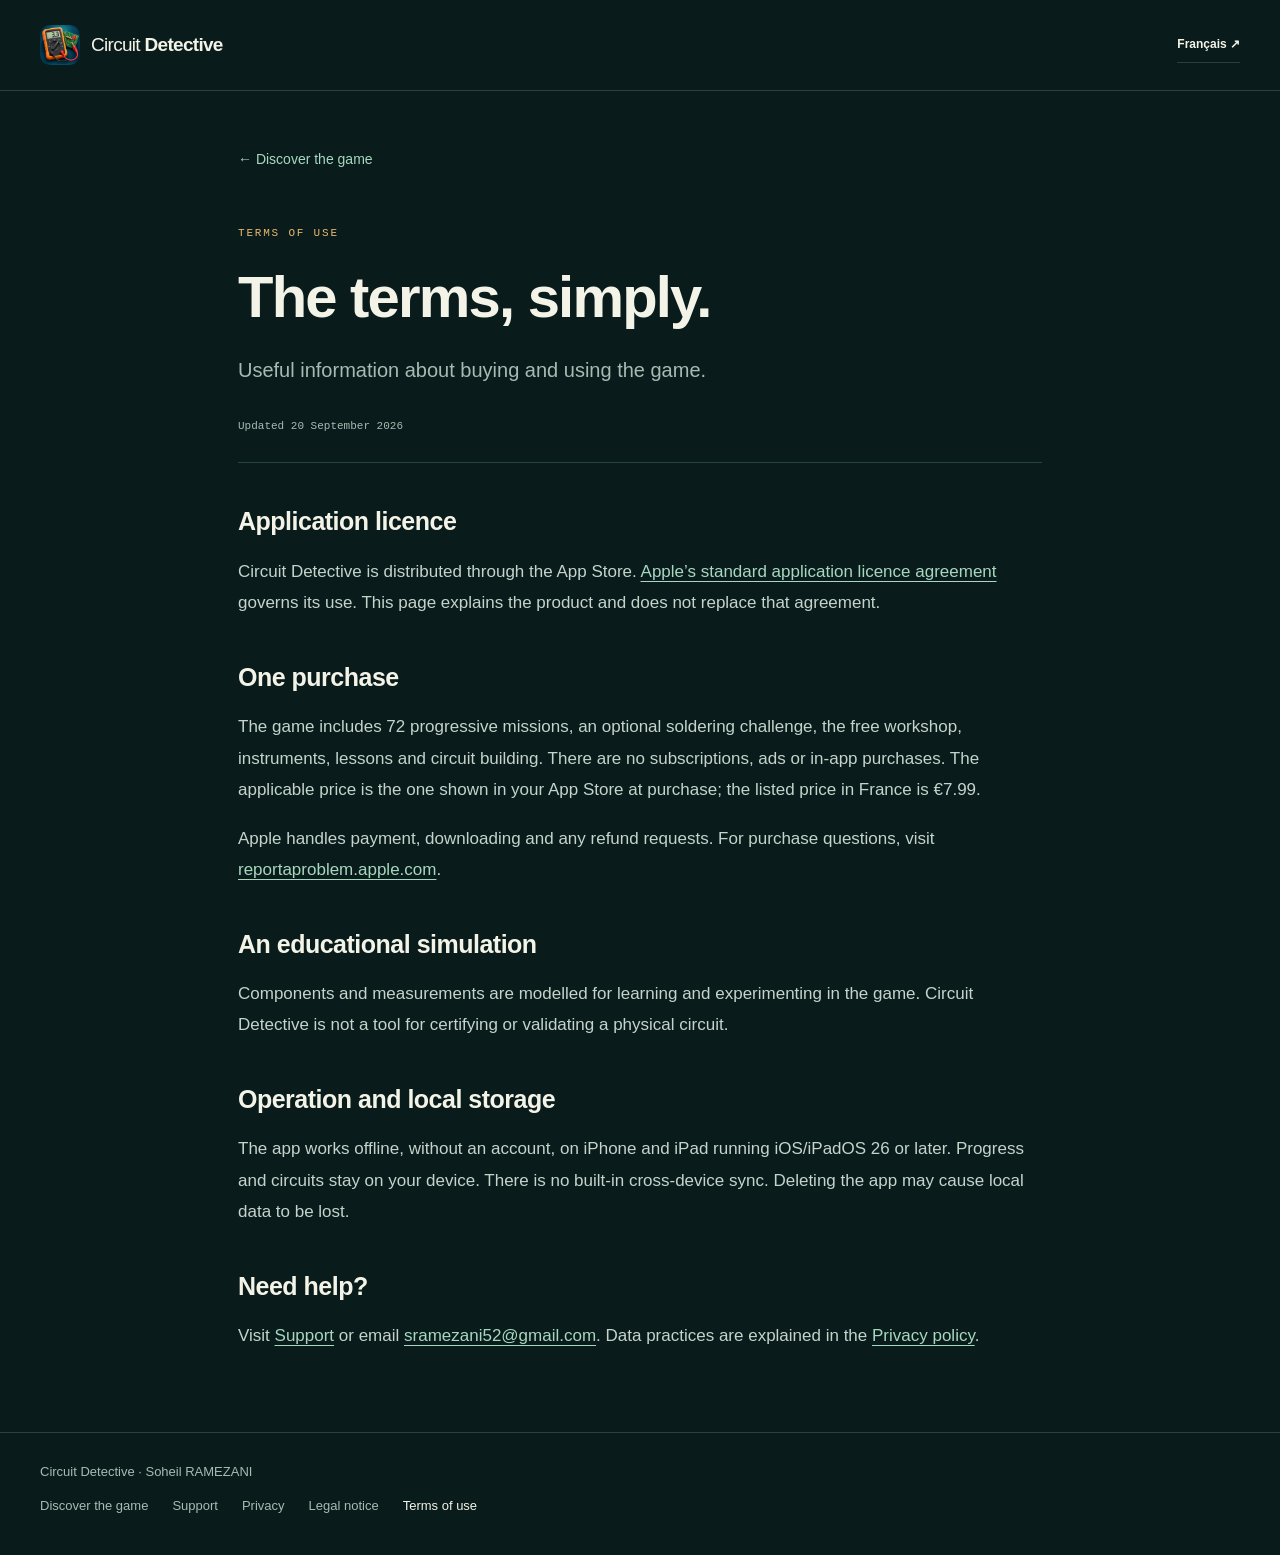
<file: en/terms.html>
<!doctype html><html lang="en"><head><meta charset="utf-8"><meta name="viewport" content="width=device-width,initial-scale=1"><meta name="theme-color" content="#091c1b"><title>Terms of use — Circuit Detective</title><meta name="description" content="Useful information about buying and using the game."><link rel="canonical" href="https://xerxex52.github.io/Circuit-Detective/en/terms.html"><link rel="alternate" hreflang="fr" href="https://xerxex52.github.io/Circuit-Detective/terms.html"><link rel="alternate" hreflang="en" href="https://xerxex52.github.io/Circuit-Detective/en/terms.html"><link rel="icon" href="../assets/favicon.png"><link rel="stylesheet" href="../style.css?rev=1.5-web"></head><body><a class="skip" href="#content">Skip to content</a><header class="document-header section-shell"><a class="brand" href="index.html"><img src="../assets/icon.webp" width="40" height="40" alt=""><span>Circuit <b>Detective</b></span></a><a class="text-link" href="../terms.html" lang="fr">Français ↗</a></header><main id="content" class="document-shell"><a class="document-back" href="index.html">← Discover the game</a><p class="eyebrow">TERMS OF USE</p><h1>The terms, simply.</h1><p class="document-intro">Useful information about buying and using the game.</p><p class="document-date">Updated 20 September 2026</p><article class="document-content"><h2>Application licence</h2><p>Circuit Detective is distributed through the App Store. <a href="https://www.apple.com/legal/internet-services/itunes/dev/stdeula/">Apple’s standard application licence agreement</a> governs its use. This page explains the product and does not replace that agreement.</p><h2>One purchase</h2><p>The game includes 72 progressive missions, an optional soldering challenge, the free workshop, instruments, lessons and circuit building. There are no subscriptions, ads or in-app purchases. The applicable price is the one shown in your App Store at purchase; the listed price in France is €7.99.</p><p>Apple handles payment, downloading and any refund requests. For purchase questions, visit <a href="https://reportaproblem.apple.com/">reportaproblem.apple.com</a>.</p><h2>An educational simulation</h2><p>Components and measurements are modelled for learning and experimenting in the game. Circuit Detective is not a tool for certifying or validating a physical circuit.</p><h2>Operation and local storage</h2><p>The app works offline, without an account, on iPhone and iPad running iOS/iPadOS 26 or later. Progress and circuits stay on your device. There is no built-in cross-device sync. Deleting the app may cause local data to be lost.</p><h2>Need help?</h2><p>Visit <a href="support.html">Support</a> or email <a href="mailto:sramezani52@gmail.com">sramezani52@gmail.com</a>. Data practices are explained in the <a href="privacy.html">Privacy policy</a>.</p></article></main><footer class="document-footer section-shell"><p>Circuit Detective · Soheil RAMEZANI</p><nav aria-label="Website information"><a href="index.html">Discover the game</a><a href="support.html" >Support</a><a href="privacy.html" >Privacy</a><a href="legal.html" >Legal notice</a><a href="terms.html" aria-current="page">Terms of use</a></nav></footer></body></html>
</file>
<file: style.css>
:root{color-scheme:dark;--bg:#091c1b;--panel:#102824;--paper:#f4f3e8;--muted:#a6bbb2;--copper:#edb76e;--mint:#a8d7bf;--line:#29443d;--radius:18px;--font:'Avenir Next',Avenir,-apple-system,BlinkMacSystemFont,'Segoe UI',sans-serif;--mono:'SFMono-Regular',Consolas,'Liberation Mono',monospace}
*{box-sizing:border-box}html{scroll-behavior:smooth;scroll-padding-top:104px}body{margin:0;background:var(--bg);color:var(--paper);font:16px/1.65 var(--font);-webkit-font-smoothing:antialiased}body:has(dialog[open]){overflow:hidden}button,a{-webkit-tap-highlight-color:transparent}button{font:inherit;cursor:pointer}button,fieldset{border:0}button{color:inherit}a{color:inherit;text-decoration:none}a,button,summary{touch-action:manipulation}a:focus-visible,button:focus-visible,summary:focus-visible,[tabindex]:focus-visible{outline:3px solid var(--copper);outline-offset:5px}button:disabled{cursor:default}img{display:block;max-width:100%;height:auto}svg{display:block}p,h1,h2,h3{margin-top:0}p:last-child{margin-bottom:0}em{font-style:normal;color:var(--copper)}[hidden]{display:none!important}.section-shell{width:min(100%,1352px);padding-left:40px;padding-right:40px;margin-inline:auto}.section-space{padding-top:110px;padding-bottom:22px}.eyebrow{font:500 11px/1.6 var(--mono);letter-spacing:1.8px;color:var(--copper);margin-bottom:22px}.section-intro{font-size:18px;line-height:1.75;color:var(--muted);max-width:640px;margin-bottom:0}h2{font-size:clamp(34px,3.6vw,50px);line-height:1.13;font-weight:650;letter-spacing:-1.9px;margin-bottom:24px}h3{line-height:1.2;font-weight:600;letter-spacing:-.7px}.skip{position:fixed;top:12px;left:20px;transform:translateY(-160%);background:var(--copper);color:var(--bg);padding:12px 18px;z-index:100;border-radius:8px}.skip:focus{transform:none}
.site-header{position:sticky;top:0;z-index:20;background:#091c1bee;backdrop-filter:blur(18px);border-bottom:1px solid #27403988}.nav-shell{max-width:1432px;padding:19px 40px;margin:auto;display:flex;gap:38px;align-items:center;justify-content:space-between}.brand{display:inline-flex;gap:11px;align-items:center;white-space:nowrap;font-size:19px;font-weight:500;letter-spacing:-.7px;line-height:1.15}.brand b{font-weight:650}.brand img{border-radius:10px}.site-header nav{display:flex;align-items:center;gap:28px}.site-header nav a{font-size:13px;color:#c4d3ca;transition:color .2s}.site-header nav a:hover,.text-link:hover{color:var(--copper)}.header-actions{display:flex;gap:28px;align-items:center}.languages{display:flex;align-items:center;gap:9px;font:500 11px var(--mono)}.languages a{padding:12px 1px;color:#89a59a}.languages a[aria-current]{color:var(--paper)}.languages span{color:#39584c}.nav-cta{display:flex;gap:24px;align-items:center;padding:10px 16px;border:1px solid #6e7e5b;border-radius:8px;font-size:12px;color:var(--copper)}.nav-cta:hover{background:#eeb87014}.menu-toggle{display:none;width:42px;height:42px;align-items:center;justify-content:center;flex-direction:column;gap:6px;background:transparent;border:1px solid var(--line);border-radius:8px}.menu-toggle span{width:16px;height:1px;background:var(--paper)}
.hero{display:grid;grid-template-columns:.86fr 1.14fr;gap:34px;align-items:center;padding-top:70px;padding-bottom:76px;min-height:690px;overflow:hidden}.availability{display:inline-flex;align-items:center;gap:9px;border:1px solid var(--line);border-radius:100px;padding:6px 11px;font-size:11px;color:#c0d4c6;margin-bottom:32px}.availability span,.signal-dot{width:6px;height:6px;background:var(--mint);border-radius:50%;display:inline-block;flex-shrink:0;box-shadow:0 0 0 4px #a8d7bf0c}.hero .eyebrow{font-size:10px;margin-bottom:16px}.hero h1{font-size:clamp(46px,5.4vw,76px);font-weight:650;letter-spacing:-3.8px;line-height:1.01;margin-bottom:26px}.lead{font-size:18px;line-height:1.75;color:#bccdc4;max-width:465px;margin-bottom:29px}.hero-actions{display:flex;flex-wrap:wrap;align-items:center;gap:16px 24px}.button{display:inline-flex;align-items:center;justify-content:center;gap:26px;border-radius:9px;min-height:52px;padding:13px 19px;font-size:13px;font-weight:600;transition:background .2s,transform .2s}.button.primary{background:var(--copper);color:#10211b;box-shadow:0 5px 22px #0002}.button.primary:hover{background:#f5c98b;transform:translateY(-2px)}.text-link{display:inline-flex;align-items:center;gap:12px;font-size:12px;font-weight:600;background:transparent;padding:6px 0;border-bottom:1px solid #70827355;transition:color .2s;min-height:36px}.text-link span{font-size:18px;font-weight:400}.price-note{font-size:11px;color:#9cb2a5;margin:18px 0 0}.hero-visual{position:relative;margin-top:26px;min-width:0;padding-top:8px;padding-bottom:8px}.hero-traces{position:absolute;width:118%;height:125%;left:-10%;top:-12%;z-index:-1;stroke:#668268;stroke-width:1;opacity:.4}.device-mat{border:1px solid #55715f88;border-radius:15px;padding:10px;background:#102821;box-shadow:0 42px 66px #0004,0 0 0 8px #26493914;transform:rotate(-2deg);transition:transform .4s}.device-mat:hover{transform:rotate(0)}.device-top{padding:2px 4px 12px;display:flex;gap:8px;align-items:center;font:500 8px var(--mono);letter-spacing:1.4px;color:#a8bdae}.real-label{margin-left:auto;color:#88a397;letter-spacing:0;font-family:var(--font);font-size:9px}.screenshot{display:block;position:relative;width:100%;padding:0;background:#0b1515;border:1px solid #335248;border-radius:12px;overflow:hidden;box-shadow:0 14px 42px #0003;cursor:zoom-in}.screenshot img{width:100%;aspect-ratio:4/3;object-fit:contain}.hero-screen{border-radius:7px}.zoom-mark{position:absolute;right:12px;bottom:12px;display:grid;place-items:center;width:30px;height:30px;border-radius:50%;background:#0c1c18e8;border:1px solid #7d9e8655;color:#e3dab8;font-size:16px;opacity:0;transform:translateY(4px);transition:opacity .2s,transform .2s}.screenshot:hover .zoom-mark,.screenshot:focus-visible .zoom-mark{opacity:1;transform:none}.device-bottom{display:flex;gap:12px;align-items:center;padding:13px 4px 3px;font:500 9px var(--mono);color:#bfc6ad}.device-bottom p{font:400 10px/1.4 var(--font);margin:0;flex:1;color:#9eb9a9}.device-bottom>span:last-child{font-size:22px;color:var(--copper)}.hero-stamp{position:absolute;right:18px;bottom:-20px;width:92px;height:92px;border-radius:50%;display:flex;flex-direction:column;align-items:center;justify-content:center;background:var(--copper);color:#14281e;box-shadow:0 9px 20px #0003;transform:rotate(9deg);border:4px solid var(--bg)}.hero-stamp>span{font-size:31px;line-height:1.1;font-weight:700;letter-spacing:-1.6px}.hero-stamp small{font:600 7px var(--mono);letter-spacing:.7px;margin-top:4px}
.stat-strip{display:grid;grid-template-columns:1fr 1fr 1.2fr 1fr;border-block:1px solid var(--line);padding:25px 0;gap:26px}.stat-strip>div{display:flex;gap:18px;align-items:center;padding-right:22px;border-right:1px solid var(--line)}.stat-strip>div:last-child{border:0;padding:0}.stat-strip strong{font-size:42px;line-height:1;letter-spacing:-2px;font-weight:500;color:var(--copper)}.stat-strip span{max-width:135px;font-size:12px;line-height:1.55;color:#b8cec0}.stat-strip .tiny-icon{font-size:24px;color:var(--mint)}.stat-promise span:last-child{max-width:150px}
.section-heading{max-width:790px;margin-bottom:38px}.section-heading .section-intro{max-width:660px}.showcase{scroll-margin-top:105px}.tab-bar{display:flex;gap:0;border-bottom:1px solid var(--line);margin-bottom:30px}.tab-bar button{position:relative;min-height:62px;padding:14px 27px;background:transparent;color:#9fbaad;font-size:14px;font-weight:500;border-bottom:2px solid transparent;transition:background .2s,color .2s}.tab-bar button:first-child{padding-left:0}.tab-bar button:hover{color:var(--paper)}.tab-bar button[aria-selected=true]{border-bottom-color:var(--copper);color:var(--copper)}.tab-number{font:400 10px var(--mono);margin-right:12px;opacity:.7}.showcase-panel{display:grid;grid-template-columns:1.55fr 1fr;gap:58px;align-items:center;outline-offset:10px!important}.panel-photo{min-width:0}.photo-meta{font:500 9px var(--mono);letter-spacing:1px;color:#90a79b;display:block;margin-top:12px}.panel-copy .eyebrow{font-size:9px;letter-spacing:1.2px;margin-bottom:16px}.panel-copy h3{font-size:35px;letter-spacing:-1.3px;margin-bottom:20px}.panel-copy>p:not(.eyebrow){font-size:15px;line-height:1.8;color:var(--muted)}.check-list{list-style:none;margin:26px 0;padding:0}.check-list li{display:flex;align-items:flex-start;gap:10px;font-size:13px;line-height:1.7;color:#c0d1c6;margin-bottom:12px}.check-list svg{height:17px;width:17px;flex-shrink:0;fill:none;stroke:var(--mint);stroke-width:1.5;margin-top:2px}.panel-copy .text-link{color:var(--copper)}
.demo-section{display:grid;grid-template-columns:.92fr 1.08fr;align-items:center;gap:100px}.demo-copy h2{font-size:clamp(34px,3.6vw,49px)}.demo-copy .section-intro{font-size:17px;max-width:440px}.hint{margin-top:27px;border-block:1px solid var(--line);max-width:440px}.hint summary{color:var(--copper);font-size:13px;padding:13px 0}.hint p{font-size:13px;color:#b5cabf;line-height:1.8;margin-bottom:18px}.demo-note{font-size:11px;line-height:1.9;max-width:410px;color:#839f91;margin-top:24px}.demo-card{background:#102722;border:1px solid #3a5547;border-radius:var(--radius);padding:28px 30px;box-shadow:0 24px 60px #0002;position:relative}.demo-card:before,.demo-card:after{content:'+';position:absolute;font:300 13px var(--mono);color:#587664}.demo-card:before{top:8px;left:10px}.demo-card:after{bottom:8px;right:10px}.demo-card-top{font:500 8px/1.6 var(--mono);letter-spacing:1px;color:#b6c6b4;display:flex;gap:10px;align-items:center}.demo-card svg{width:100%;margin-top:14px}.copper{fill:none;stroke:#bc8a50;stroke-width:4;stroke-linecap:round;stroke-linejoin:round}.battery-plate{stroke:#e6dcc3;stroke-width:5;stroke-linecap:round}.demo-card svg text{font:500 16px var(--mono);fill:#b9cdbb}.demo-card svg .symbol-label{fill:#dfb76e;font-size:20px}.resistor-body{fill:#d8c397;stroke:#a9905d;stroke-width:2}.resistor-band{fill:#876e46;stroke:none}.junction{fill:#efba72}.demo-card svg #resistor-value{fill:var(--copper);font-size:19px}#demo-led{fill:#3e3227;stroke:#9c7352;stroke-width:2;transition:fill .3s,stroke .3s}#led-halo{fill:#f9b962;opacity:0;transition:opacity .3s}.led-mark{fill:none;stroke:#d8bd90;stroke-width:2}.light-arrow{fill:none;stroke:#edc780;stroke-width:2;opacity:.35;transition:opacity .3s}.demo-card[data-state=right] #demo-led{fill:#efa84b;stroke:#ffdfa1}.demo-card[data-state=right] #led-halo{opacity:.18}.demo-card[data-state=right] .light-arrow{opacity:1}.demo-card[data-state=low] #demo-led{fill:#e78560;stroke:#f9b78c}.demo-card[data-state=low] #led-halo{fill:#df705d;opacity:.13}.demo-card[data-state=high] #demo-led{fill:#986835}.demo-card[data-state=high] #led-halo{opacity:.05}.demo-specs{display:flex;justify-content:space-between;gap:12px;padding:10px 0 16px;font:400 10px/1.5 var(--mono);color:#9bb2a0}.demo-specs b{color:#e1d8bd;font-weight:500;margin-left:6px}.resistor-picker{margin:0;padding:14px 0 20px;border-top:1px solid #385443}.resistor-picker legend{font-size:12px;padding:0 8px 0 0;color:#c1d4c5}.resistor-picker>div{display:grid;grid-template-columns:repeat(3,1fr);gap:10px}.resistor-option{display:flex;justify-content:center;align-items:center;gap:7px;font:500 20px var(--mono);border:1px solid #46634f;background:#162f28;border-radius:8px;min-height:57px;transition:background .2s,border-color .2s}.resistor-option>span:last-child{font-size:15px;color:#a4bda8}.resistor-option:hover{border-color:#caab78;background:#263d2d}.resistor-option[aria-pressed=true]{background:#ecc08a;color:#132619;border-color:#ecc08a}.resistor-option[aria-pressed=true]>span:last-child{color:#345138}.mini-resistor{width:20px;height:8px;border-radius:3px;background:linear-gradient(90deg,#d5bf91 24%,#75532d 24% 33%,#d5bf91 33% 49%,#75532d 49% 57%,#d5bf91 57% 77%,#b68732 77% 83%,#d5bf91 83%);margin-right:3px}.demo-feedback{min-height:127px;border-top:1px solid #385443;padding-top:18px}.feedback-heading{display:flex;align-items:center;gap:8px;font-size:12px}.feedback-dot{height:6px;width:6px;background:#78927b;border-radius:50%;flex-shrink:0}.feedback-heading strong{font-weight:600}.feedback-heading output{font:500 11px var(--mono);color:var(--copper);margin-left:auto;white-space:nowrap}.demo-feedback p{font-size:12px;line-height:1.8;color:#a7bead;margin-top:10px;margin-bottom:0}.demo-feedback #demo-formula{font:500 11px/1.7 var(--mono);color:#dcbe8e}.demo-card[data-state=right] .feedback-dot{background:#a9e1a2}.demo-card[data-state=low] .feedback-dot{background:#ef9d72}.demo-card[data-state=high] .feedback-dot{background:#e0c478}.demo-reset{font-size:11px;margin-top:8px}
.tools-section{display:grid;grid-template-columns:.9fr 1.1fr;gap:100px;align-items:start}.tools-copy .section-intro{font-size:17px;max-width:450px}.tool-list{margin-top:32px;display:grid;gap:22px}.tool-list>div{display:flex;gap:16px}.tool-symbol{width:39px;height:39px;flex-shrink:0;display:grid;place-items:center;border:1px solid #3e5544;border-radius:9px;font:500 21px var(--mono);color:var(--copper)}.tool-list h3{font-size:16px;letter-spacing:-.2px;margin-bottom:6px}.tool-list p{font-size:13px;line-height:1.65;color:var(--muted);max-width:325px}.tools-visual{padding-top:12px;min-width:0}.image-caption{display:flex;align-items:center;gap:11px;font-size:11px;color:#93af9e;margin-top:14px}.learning-card{display:flex;align-items:flex-start;gap:21px;border-top:1px solid var(--line);padding-top:26px;margin-top:30px}.book-icon{font:400 38px var(--mono);color:var(--copper);padding-right:10px;flex-shrink:0}.learning-card h3{font-size:18px;letter-spacing:-.3px;margin-bottom:9px}.learning-card p{font-size:13px;line-height:1.8;color:var(--muted);margin-bottom:8px}.learning-card .text-link{color:var(--copper)}
.purchase-inner{display:grid;grid-template-columns:1.05fr 1fr;gap:44px 110px;background:#102923;border:1px solid #446048;border-radius:22px;padding:56px 64px 0;position:relative;overflow:hidden}.purchase-inner:before{content:'';position:absolute;width:200px;height:200px;border:1px solid #54724755;right:-135px;top:-135px;transform:rotate(45deg);pointer-events:none}.purchase-copy>img{border-radius:15px;margin-bottom:26px}.purchase-copy .eyebrow{font-size:10px;margin-bottom:18px}.purchase-copy h2{font-size:43px}.purchase-copy .section-intro{font-size:15px}.purchase-promise{font-size:12px;line-height:1.75;color:#d5cbaa;margin-top:24px}.purchase-offer{padding-top:5px}.price{display:flex;align-items:flex-start;gap:10px;font-weight:600;letter-spacing:-5px;line-height:1;color:var(--copper)}.price>span{font-size:102px}.price sup{font-weight:500;letter-spacing:-1px;font-size:39px;margin-top:11px}.price-detail{font:400 10px/1.7 var(--mono);color:#99b29f;margin:15px 0 23px}.purchase-offer .check-list{margin:24px 0}.purchase-offer .check-list li{font-size:13px;margin-bottom:9px}.store-status{display:flex;align-items:center;justify-content:center;gap:13px;background:#d7d7be;color:#203727;font-weight:600;font-size:14px;min-height:53px;border-radius:9px}.store-status svg{width:19px;height:23px;fill:currentColor}.release-note{font-size:10px;line-height:1.8;color:#a1b8a6;margin-top:13px;max-width:390px}.compatibility{grid-column:1/-1;border-top:1px solid #385440;padding:20px 0;display:flex;justify-content:space-between;gap:18px;font:400 10px/1.7 var(--mono);color:#aec4ae}
.faq-section{display:grid;grid-template-columns:.85fr 1.15fr;gap:95px;padding-bottom:105px}.faq-section h2{font-size:40px}.faq-list details{border-bottom:1px solid var(--line)}.faq-list details:first-child{border-top:1px solid var(--line)}summary{list-style:none;cursor:pointer;display:flex;align-items:center;justify-content:space-between;gap:20px}summary::-webkit-details-marker{display:none}summary>span{font-weight:300;font-size:23px;color:var(--copper);transition:transform .2s;flex-shrink:0}details[open]>summary>span{transform:rotate(45deg)}.faq-list summary{font-size:14px;font-weight:500;padding:20px 0}.faq-list p{font-size:13px;line-height:1.85;color:var(--muted);padding-right:30px;margin-bottom:24px}.faq-list summary:hover{color:var(--copper)}
footer{padding-top:33px;padding-bottom:35px;border-top:1px solid var(--line)}.footer-top{display:flex;align-items:center;justify-content:space-between;gap:30px;padding-bottom:30px}.footer-top>p{font-size:13px;color:#9ab5a5;margin:0}.back-top{font-size:11px;color:#b7cbb9;display:flex;align-items:center;gap:15px}.back-top span{font-size:20px;color:var(--copper)}.footer-bottom{display:flex;justify-content:space-between;align-items:center;gap:20px;border-top:1px solid var(--line);padding-top:23px;font-size:11px;color:#89a795}.footer-bottom>div{display:flex;gap:27px}.footer-bottom a:hover{color:var(--copper)}.legal{border-top:1px solid var(--line);margin-top:25px;font-size:12px}.legal:not([open]){display:none}.legal:target{display:block}.legal summary{font-size:15px;padding:20px 0}.legal>div{max-width:850px;padding-bottom:10px;color:#a9c0b0}.legal a{text-decoration:underline;color:var(--mint);overflow-wrap:anywhere}.legal h2{font-size:28px;margin-top:12px}.legal .eyebrow{margin-top:10px}
#lightbox{max-width:96vw;width:min(1240px,96vw);padding:18px;border:1px solid #526856;border-radius:14px;background:#10221d;color:var(--paper);overflow:visible;max-height:95dvh}#lightbox::backdrop{background:#02110dea;backdrop-filter:blur(7px)}#lightbox figure{margin:0}#lightbox img{max-height:82dvh;max-width:100%;width:auto;object-fit:contain;margin:auto;border-radius:7px}#lightbox figcaption{font-size:12px;text-align:center;color:#bed0bd;padding:12px 35px 0;line-height:1.5}.lightbox-close{position:absolute;top:9px;right:9px;width:42px;height:42px;background:#0a1d18f5;border:1px solid #68846c;border-radius:50%;display:grid;place-items:center;font-size:27px;line-height:1;z-index:1}.lightbox-close:hover{background:#31533c}
@media(min-width:1550px){.hero{padding-top:100px;padding-bottom:100px}.hero-visual{margin-left:15px}.hero h1{font-size:80px}}@media(max-width:1180px){.site-header nav{gap:19px}.nav-shell{gap:25px}.nav-cta{display:none}.header-actions{gap:15px}.hero{gap:24px;grid-template-columns:1fr 1.15fr}.hero h1{font-size:64px;letter-spacing:-3px}.hero-actions{gap:12px}.hero .lead{font-size:16px}.hero .eyebrow{font-size:9px}.demo-section,.tools-section{gap:50px}.showcase-panel{gap:35px}.panel-copy h3{font-size:30px}.purchase-inner{gap:36px 60px;padding:44px 45px 0}.purchase-copy h2{font-size:37px}.faq-section{gap:55px}.stat-strip{gap:18px}.stat-strip>div{gap:12px;padding-right:16px}}
@media(max-width:950px){.section-shell{padding-inline:28px}.nav-shell{padding-inline:28px}.brand{font-size:17px}.brand img{width:35px;height:35px}.site-header nav{gap:15px}.site-header nav a{font-size:11px}.hero{padding-top:48px;min-height:610px;gap:22px}.hero h1{font-size:55px;letter-spacing:-2.7px}.hero-visual{margin-top:0}.hero-stamp{width:74px;height:74px;right:10px;bottom:-17px}.hero-stamp>span{font-size:25px}.hero-stamp small{font-size:6px}.device-bottom p{font-size:8px}.device-top{font-size:6px;letter-spacing:1px}.real-label{font-size:7px}.stat-strip{grid-template-columns:1fr 1fr;gap:24px}.stat-strip>div:nth-child(2){border:0}.stat-strip>div{padding:0;gap:20px}.stat-strip span,.stat-promise span:last-child{max-width:220px}.section-space{padding-top:85px}.showcase-panel{grid-template-columns:1.3fr 1fr;gap:30px}.panel-copy h3{font-size:28px}.panel-copy>p:not(.eyebrow){font-size:13px}.check-list li{font-size:11px}.panel-copy .eyebrow{font-size:8px}.demo-section{grid-template-columns:1fr 1.12fr;gap:34px}.demo-card{padding:24px 20px}.demo-card-top{font-size:7px}.demo-copy .section-intro{font-size:15px}.resistor-option{font-size:17px;min-height:50px}.resistor-picker>div{gap:6px}.mini-resistor{display:none}.demo-specs{font-size:8px}.feedback-heading{font-size:10px}.feedback-heading output{font-size:9px}.demo-feedback p{font-size:11px}.tools-section{gap:40px}.tools-copy .section-intro{font-size:15px}.tool-list h3{font-size:15px}.tool-list p{font-size:12px}.purchase-inner{gap:30px 45px;padding:38px 34px 0}.purchase-copy h2{font-size:34px}.purchase-offer .check-list li{font-size:12px}.store-status{font-size:12px}.compatibility{font-size:9px}.faq-section{gap:38px;grid-template-columns:.85fr 1.15fr}.faq-section h2{font-size:33px}.footer-top>p{font-size:11px}.footer-top{gap:20px}}
@media(max-width:760px){html{scroll-padding-top:90px}.section-shell{padding-inline:22px}.nav-shell{padding:13px 22px;gap:12px}.brand{font-size:17px;gap:8px}.brand img{width:35px;height:35px}.header-actions{gap:17px}.languages{font-size:10px;gap:7px}.menu-toggle{display:flex}.site-header nav{display:none;position:absolute;top:100%;left:0;width:100%;padding:18px 22px 24px;background:#0d2521;border-bottom:1px solid var(--line);flex-direction:column;align-items:stretch;gap:0}.site-header nav[data-open=true]{display:flex}.site-header nav a{font-size:16px;padding:12px 0}.hero{display:flex;flex-direction:column;align-items:stretch;gap:36px;padding-top:36px;padding-bottom:55px;min-height:0;overflow:hidden}.availability{margin-bottom:26px;font-size:10px}.hero .eyebrow{font-size:9px;letter-spacing:1.4px;margin-bottom:15px}.hero h1{font-size:clamp(48px,11vw,75px);letter-spacing:-2.6px;line-height:1.04;margin-bottom:23px}.lead{max-width:540px}.hero .lead{font-size:16px;line-height:1.75;margin-bottom:25px}.hero-actions{gap:12px 22px}.button{font-size:12px;min-height:49px}.hero .text-link{font-size:12px}.price-note{font-size:10px}.hero-visual{margin:5px 5px 7px;padding-top:0}.device-mat{padding:8px;transform:rotate(-1.5deg);border-radius:12px;box-shadow:0 22px 35px #0004,0 0 0 5px #26493914}.device-top{font-size:7px;padding:3px 3px 10px}.real-label{font-size:8px}.device-bottom{padding:11px 3px 3px;font-size:8px;gap:9px}.device-bottom p{font-size:9px}.hero-stamp{right:9px;bottom:-20px;width:71px;height:71px}.hero-traces{height:120%;top:-15%}.stat-strip{padding:22px 0;gap:22px 20px}.stat-strip strong{font-size:36px}.stat-strip>div{gap:12px;padding-right:12px}.stat-strip span,.stat-promise span:last-child{font-size:10px;max-width:125px}.stat-strip .tiny-icon{font-size:20px}.section-space{padding-top:75px;padding-bottom:0}.section-heading{margin-bottom:25px}h2{font-size:35px;letter-spacing:-1.5px;margin-bottom:21px}.eyebrow{font-size:9px;letter-spacing:1.4px;margin-bottom:16px}.section-intro{font-size:15px;line-height:1.8}.tab-bar{margin-bottom:23px;justify-content:space-between}.tab-bar button{padding:12px 8px;font-size:11px;min-height:55px}.tab-bar button:last-child{padding-right:0}.tab-number{display:block;margin:0 0 4px;font-size:9px;letter-spacing:1px}.showcase-panel{grid-template-columns:1fr;gap:27px}.panel-copy .eyebrow{font-size:9px}.panel-copy h3{font-size:31px;letter-spacing:-1px;margin-bottom:16px}.panel-copy>p:not(.eyebrow){font-size:15px;max-width:560px}.check-list{margin:22px 0}.check-list li{font-size:13px;margin-bottom:11px}.photo-meta{font-size:8px}.demo-section{grid-template-columns:1fr;gap:29px}.demo-copy h2{font-size:35px}.demo-copy .section-intro{max-width:560px}.hint{max-width:none;margin-top:20px}.demo-note{max-width:560px;font-size:10px;margin-top:18px}.demo-card{padding:23px 18px;border-radius:14px}.demo-card-top{font-size:7px;letter-spacing:.65px;gap:8px}.demo-card svg{margin-top:17px}.demo-specs{font-size:9px;gap:9px;padding-bottom:16px}.demo-specs b{margin-left:4px}.resistor-picker>div{gap:9px}.resistor-option{font-size:20px;min-height:53px}.feedback-heading{font-size:12px}.feedback-heading output{font-size:10px}.demo-feedback p{font-size:12px}.demo-feedback{min-height:117px}.tools-section{grid-template-columns:1fr;gap:32px}.tools-copy .section-intro{max-width:560px}.tool-list{gap:23px;margin-top:26px}.tool-list h3{font-size:16px}.tool-list p{font-size:13px;max-width:440px}.tool-symbol{width:38px;height:38px}.tools-visual{padding:0}.image-caption{font-size:10px}.learning-card{margin-top:26px;padding-top:23px;gap:16px}.learning-card h3{font-size:18px}.learning-card p{font-size:13px}.purchase-inner{grid-template-columns:1fr;padding:30px 23px 0;gap:32px;border-radius:16px}.purchase-copy>img{width:54px;height:54px;border-radius:12px;margin-bottom:24px}.purchase-copy .eyebrow{font-size:9px}.purchase-copy h2{font-size:34px}.purchase-copy .section-intro{font-size:14px}.purchase-promise{font-size:11px;margin-top:19px}.purchase-offer{padding-top:0;border-top:1px solid #385440;padding-top:26px}.price>span{font-size:83px;letter-spacing:-4px}.price sup{font-size:31px;margin-top:9px}.price-detail{font-size:9px;margin-top:12px}.purchase-offer .check-list li{font-size:12px}.store-status{font-size:14px}.release-note{font-size:10px}.compatibility{grid-column:auto;flex-direction:column;gap:8px;padding:18px 0;font-size:9px}.faq-section{grid-template-columns:1fr;gap:12px;padding-bottom:62px}.faq-section h2{font-size:35px}.faq-list summary{font-size:13px;line-height:1.5;padding:19px 0}.faq-list p{font-size:13px;padding-right:8px}.footer-top{align-items:flex-start;flex-wrap:wrap;gap:18px}.footer-top>p{order:3;flex-basis:100%;font-size:12px}.footer-top .brand{font-size:16px}.footer-top .back-top{margin-left:auto;font-size:10px;gap:8px;padding-top:8px}.footer-bottom{flex-direction:column;align-items:flex-start;gap:14px;font-size:10px}.footer-bottom>div{gap:25px}.legal>div{font-size:12px}.legal .eyebrow{font-size:9px}#lightbox{padding:9px;width:96vw;border-radius:10px}#lightbox img{max-height:79dvh}#lightbox figcaption{font-size:10px;padding:10px 5px 4px}.lightbox-close{top:5px;right:5px;width:38px;height:38px;font-size:25px}}
@media(max-width:365px){.section-shell{padding-inline:17px}.nav-shell{padding-inline:17px}.brand{font-size:15px}.brand img{width:31px;height:31px}.header-actions{gap:12px}.hero h1{font-size:46px}.languages{font-size:9px}.menu-toggle{width:36px;height:36px}.hero-actions{gap:10px}.stat-strip span{font-size:9px}.stat-strip>div{gap:9px}.demo-specs{font-size:8px}.feedback-heading{font-size:11px}.demo-card{padding-inline:14px}.purchase-inner{padding-inline:19px}.purchase-copy h2{font-size:30px}.tab-bar button{font-size:10px}.demo-card-top{font-size:6px}}
@media(prefers-reduced-motion:reduce){html{scroll-behavior:auto}*,*:before,*:after{animation:none!important;transition:none!important}.device-mat,.device-mat:hover{transform:none}.button.primary:hover{transform:none}}
@media print{.site-header{position:static}.menu-toggle,.hero-stamp,.hero-traces,.zoom-mark{display:none}.section-space{padding-top:40px}.showcase-panel[hidden]{display:grid!important}body{print-color-adjust:exact;-webkit-print-color-adjust:exact}details p{display:block}.purchase-inner{break-inside:avoid}.screenshot{box-shadow:none}}

@media(max-width:760px){.hero .availability{margin-bottom:18px}.hero .lead{margin-bottom:21px}.hero-actions{gap:12px 17px}.price-note{margin-top:14px}.faq-list summary{font-size:14px}.faq-list p{font-size:14px}}

/* Real gameplay: one continuous colour palette, a calm player and useful chapters. */
.film-heading{display:grid;grid-template-columns:1.12fr 1fr;align-items:end;gap:60px;margin-bottom:36px}.film-heading h2{margin-bottom:0}.film-heading .section-intro{padding-bottom:3px}.film-stage{display:grid;grid-template-columns:minmax(0,2.4fr) minmax(260px,1fr);background:#102824;border:1px solid #345148;border-radius:22px;overflow:hidden;box-shadow:0 28px 90px #0003}.film-screen{min-width:0;background:#061412}.film-topline{display:flex;align-items:center;justify-content:space-between;gap:16px;padding:16px 22px;font:10px/1.5 var(--mono);letter-spacing:1px;color:var(--muted)}.film-topline>span:first-child{display:flex;gap:10px;align-items:center;color:var(--mint)}.film-topline .signal-dot{width:6px;height:6px;flex-shrink:0}.video-frame{position:relative;aspect-ratio:4/3;background:#061412}.video-frame video{display:block;width:100%;height:100%;object-fit:contain;outline-offset:-4px}.film-play{position:absolute;inset:0;width:100%;display:flex;gap:18px;align-items:center;justify-content:center;background:linear-gradient(180deg,#03110b0a 20%,#03110b88 100%);text-align:left;color:white;padding:24px}.film-play>span:last-child{font-size:18px;font-weight:600;text-shadow:0 2px 12px #000}.film-play small{display:block;font:11px/1.8 var(--mono);font-weight:400;letter-spacing:.5px;margin-top:5px}.play-disc{display:grid;place-items:center;flex-shrink:0;width:72px;height:72px;border-radius:50%;font-size:23px;padding-left:4px;background:var(--copper);color:var(--bg);box-shadow:0 0 0 10px #edb76e22,0 12px 35px #0006;transition:transform .2s}.film-play:hover .play-disc{transform:scale(1.07)}.film-chapters{display:flex;flex-direction:column;padding:28px 22px;gap:4px}.film-chapters>.eyebrow{font-size:10px;letter-spacing:1.1px;margin-bottom:16px}.film-chapter{display:grid;grid-template-columns:22px minmax(0,1fr) 30px;align-items:start;gap:9px;background:transparent;text-align:left;padding:20px 8px;border-top:1px solid var(--line);border-radius:0;transition:background .2s}.film-chapter:hover,.film-chapter[aria-current=true]{background:#19382e}.chapter-index{font:11px/1.8 var(--mono);color:var(--copper)}.film-chapter strong{display:block;font-size:17px;line-height:1.25;font-weight:600;margin-bottom:8px}.film-chapter>span:nth-child(2)>span{display:block;font-size:13px;line-height:1.6;color:var(--muted)}.chapter-time{font:10px/1.8 var(--mono);color:var(--muted);padding-top:2px;text-align:right}.film-download{display:flex;justify-content:space-between;gap:12px;font-size:12px;color:var(--mint);padding:20px 8px 0;margin-top:auto}.film-caption{font:10px/1.7 var(--mono);letter-spacing:.2px;color:var(--muted);margin:16px 0}.film-transcript{border-bottom:1px solid var(--line);padding:6px 0 18px;max-width:900px}.film-transcript summary{display:flex;gap:20px;justify-content:space-between;cursor:pointer;list-style:none;font-size:13px;color:var(--mint)}.film-transcript summary::-webkit-details-marker{display:none}.film-transcript[open] summary>span{transform:rotate(45deg)}.film-transcript>div{font-size:14px;color:var(--muted);padding-top:18px;max-width:760px}.steps-grid{display:grid;grid-template-columns:repeat(3,1fr);gap:1px;border:1px solid var(--line);border-radius:18px;overflow:hidden;background:var(--line)}.steps-grid article{position:relative;padding:30px;background:var(--bg)}.step-number{display:block;font:12px var(--mono);color:var(--copper);margin-bottom:25px}.steps-grid h3{font-size:23px;margin-bottom:12px}.steps-grid p{color:var(--muted);font-size:15px;line-height:1.75}.device-tip{display:flex;gap:14px;align-items:center;font-size:13px;color:var(--muted);margin:20px 0 0}.device-tip>span{font-size:24px;color:var(--copper)}
@media(min-width:1500px){.film-chapter{padding-block:28px}}
@media(max-width:1100px){.film-heading{gap:34px}.film-stage{grid-template-columns:minmax(0,1fr)}.film-chapters{display:grid;grid-template-columns:repeat(3,minmax(0,1fr));gap:14px;padding:24px}.film-chapters>.eyebrow{grid-column:1/-1;margin-bottom:0}.film-chapter{grid-template-columns:20px minmax(0,1fr);padding:18px 8px}.chapter-time{grid-column:2;text-align:left}.film-download{grid-column:1/-1;padding:4px 8px 0}.steps-grid article{padding:24px}}
@media(max-width:760px){.film-heading{grid-template-columns:1fr;gap:20px;margin-bottom:26px}.film-stage{border-radius:15px}.film-topline{font-size:8px;letter-spacing:.4px;padding:13px}.film-play{gap:14px;padding:18px}.play-disc{width:56px;height:56px;font-size:18px}.film-play>span:last-child{font-size:15px}.film-play small{font-size:10px}.film-chapters{grid-template-columns:1fr;gap:0;padding:20px}.film-chapters>.eyebrow{margin-bottom:12px}.film-chapter{grid-template-columns:22px minmax(0,1fr) 30px;padding:16px 4px}.film-chapter strong{font-size:16px;margin-bottom:5px}.chapter-time{grid-column:auto;text-align:right}.film-download{padding-top:18px}.film-caption{font-size:9px}.steps-grid{grid-template-columns:1fr}.steps-grid article{padding:24px 24px 24px 66px}.step-number{position:absolute;left:24px;top:29px;margin:0}.steps-grid h3{font-size:21px}.device-tip{align-items:flex-start;font-size:12px}}
@media(prefers-reduced-motion:reduce){.play-disc,.film-chapter{transition:none}}
@media print{.film-play,.film-chapters,.film-download{display:none}.film-stage{display:block}.film-transcript>div{display:block}.film-heading{display:block}}

/* Support and legal documents share the presentation site's palette. */
.document-header{display:flex;justify-content:space-between;align-items:center;gap:20px;padding-top:25px;padding-bottom:25px;border-bottom:1px solid var(--line)}.document-shell{max-width:860px;margin:0 auto;padding:55px 28px 80px}.document-back{display:inline-block;color:var(--mint);font-size:14px;margin-bottom:54px}.document-shell h1{font-size:clamp(34px,5vw,58px);line-height:1.12;letter-spacing:-1.8px;margin-bottom:24px}.document-intro{font-size:20px;color:var(--muted);line-height:1.65}.document-date{font:11px/1.8 var(--mono);color:var(--muted);margin-top:30px;padding-bottom:26px;border-bottom:1px solid var(--line)}.document-content{font-size:17px;line-height:1.85;color:#c5d3cb;overflow-wrap:anywhere}.document-content h2{font-size:25px;letter-spacing:-.5px;color:var(--paper);line-height:1.3;margin:42px 0 18px}.document-content a{color:var(--mint);text-decoration:underline;text-underline-offset:4px}.document-content li{margin-bottom:14px;padding-left:6px}.document-content strong{color:var(--paper);font-weight:600}.document-content .contact-link{font-size:clamp(17px,3vw,24px)}.document-footer{padding-top:28px;padding-bottom:38px;border-top:1px solid var(--line);font-size:13px;color:var(--muted)}.document-footer nav{display:flex;flex-wrap:wrap;gap:12px 24px}.document-footer [aria-current]{color:var(--paper)}.footer-bottom>div{flex-wrap:wrap}
@media(max-width:600px){.document-header{padding:18px 20px}.document-header .brand{font-size:15px}.document-header>.text-link{font-size:12px}.document-shell{padding:36px 22px 60px}.document-back{margin-bottom:35px}.document-intro{font-size:18px}.document-content{font-size:16px}.document-content h2{font-size:23px}.document-content ol{padding-left:22px}}

.store-status{padding:12px 16px;text-align:center;transition:background .18s ease}.store-status:hover{background:#eeeece}.store-status:focus-visible{outline:3px solid var(--mint);outline-offset:5px}

/* Version 1.2 preview: truthful release status and an uncropped iPhone capture. */
.release-preview{padding:14px 18px;border-left:3px solid var(--copper);background:#16342b;color:var(--muted);font-size:13px;line-height:1.65;margin:22px 0}.phone-preview{max-width:1000px;margin:36px auto 0}.phone-preview .screenshot img{aspect-ratio:auto;height:auto;object-fit:contain}.phone-preview figcaption{font-size:12px;line-height:1.6;color:var(--muted);margin-top:12px}

/* The first repair and seasonal preview use stills from the actual game. */
.hero { min-height: 0; padding-block: clamp(2.5rem, 6vw, 5.75rem); }
.hero h1 { font-size: clamp(3rem, 5.3vw, 5rem); }
.repair-visual { min-width: 0; margin: 0; border: 1px solid #436054; border-radius: 16px; overflow: hidden; background: #102922; }
.repair-visual a, .repair-visual img { display: block; width: 100%; }
.repair-visual img { height: auto; }
.repair-visual figcaption { display: flex; flex-wrap: wrap; align-items: baseline; gap: .4rem 1rem; padding: 1rem 1.25rem; color: #d1ded3; font-size: .9rem; }
.repair-visual strong { color: var(--copper); font-family: var(--mono); white-space: nowrap; }
.video-frame { aspect-ratio: 1920 / 886; }
.film-locales { display: flex; flex-wrap: wrap; gap: .7rem 1.4rem; padding: 1.1rem; }
.film-locales a { text-decoration: underline; text-underline-offset: 4px; }
.season { display: grid; grid-template-columns: 1fr 1fr; gap: clamp(1.5rem, 5vw, 5rem); align-items: center; margin-block-start: clamp(3rem, 8vw, 7rem); padding-block: 2rem; border-block: 1px solid #986b47; }
.season h2 { color: #ffd598; margin-bottom: .9rem; }
.season p:not(.eyebrow) { color: #d3ded4; max-width: 47ch; line-height: 1.6; }
.season .eyebrow { color: #f4b28b; }
.season .screenshot { width: 100%; }
@media (max-width: 700px) {
  .season { grid-template-columns: 1fr; }
  .hero { gap: 1.5rem; }
}
.game-languages { margin: 1rem 0 0; max-width: 46ch; color: #c6d6cc; font-size: .9375rem; line-height: 1.5; }
.game-languages strong { color: #f4f2e7; }
</file>
